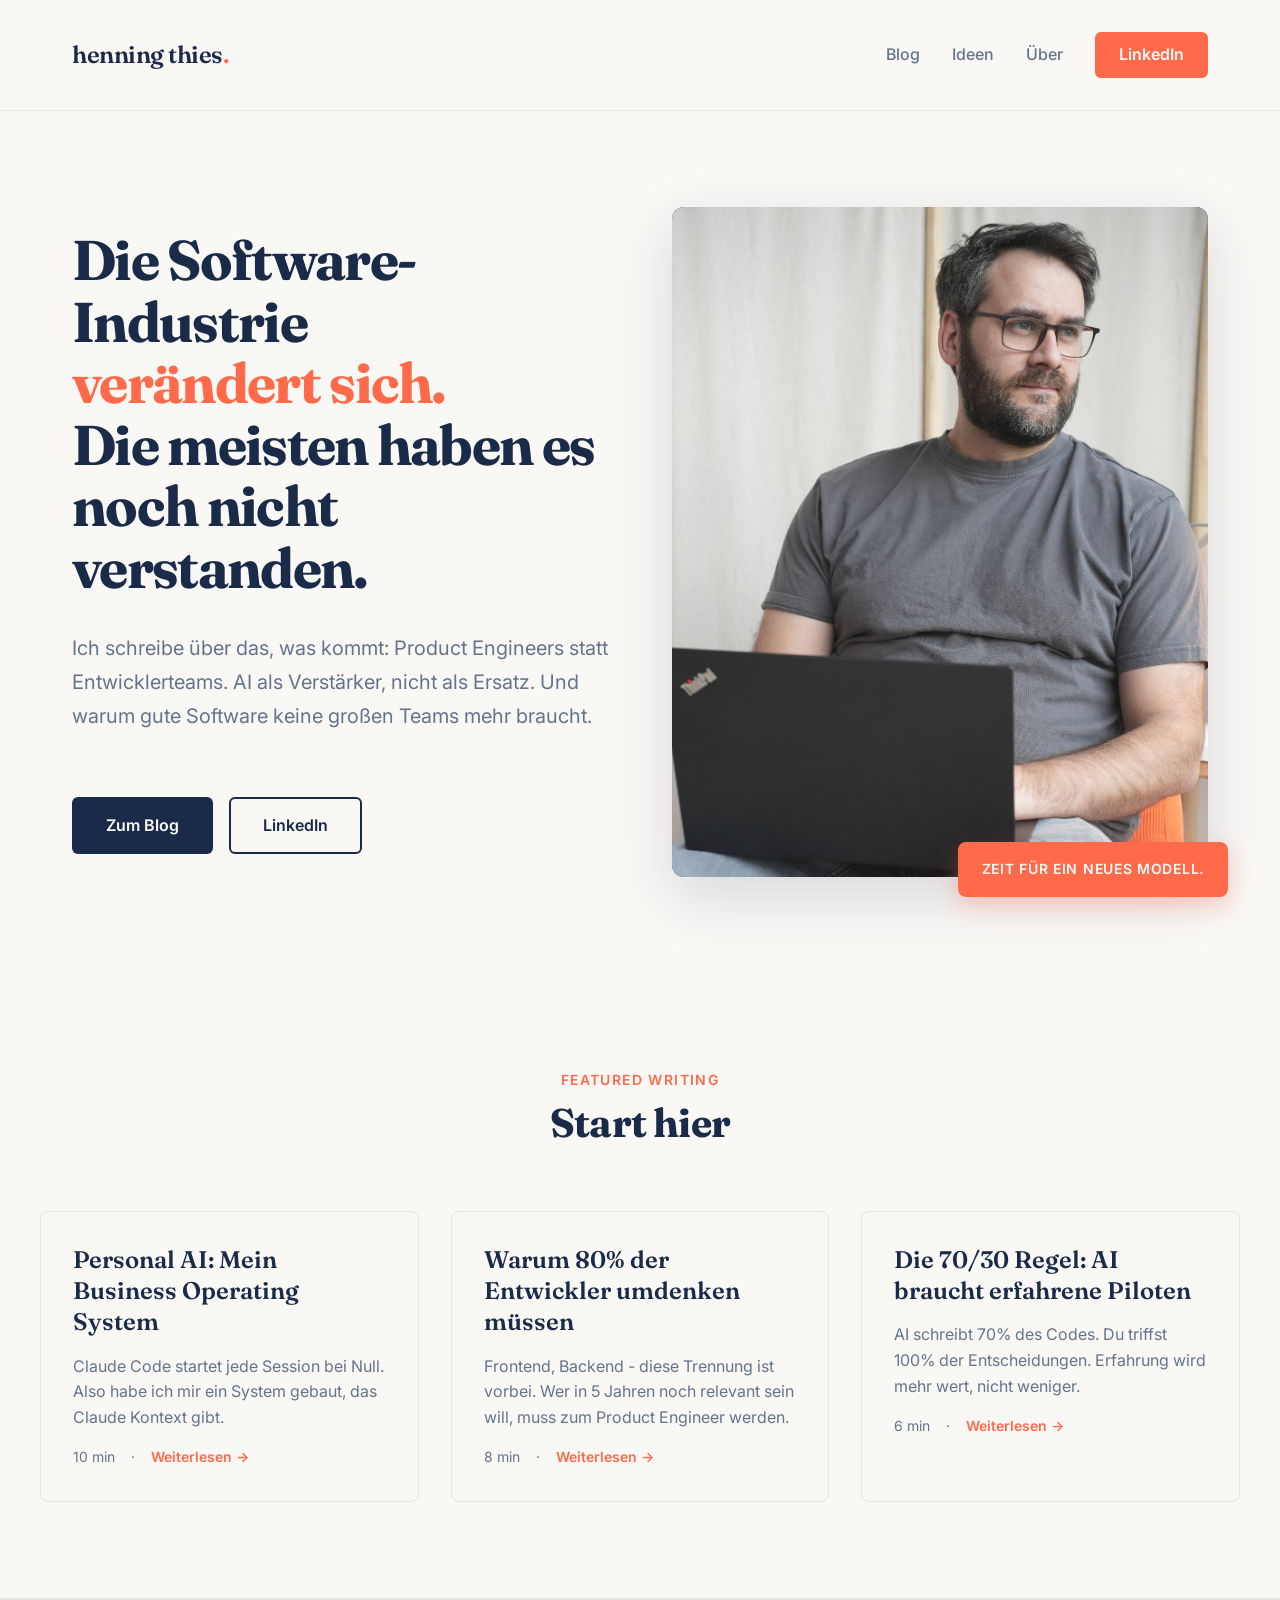
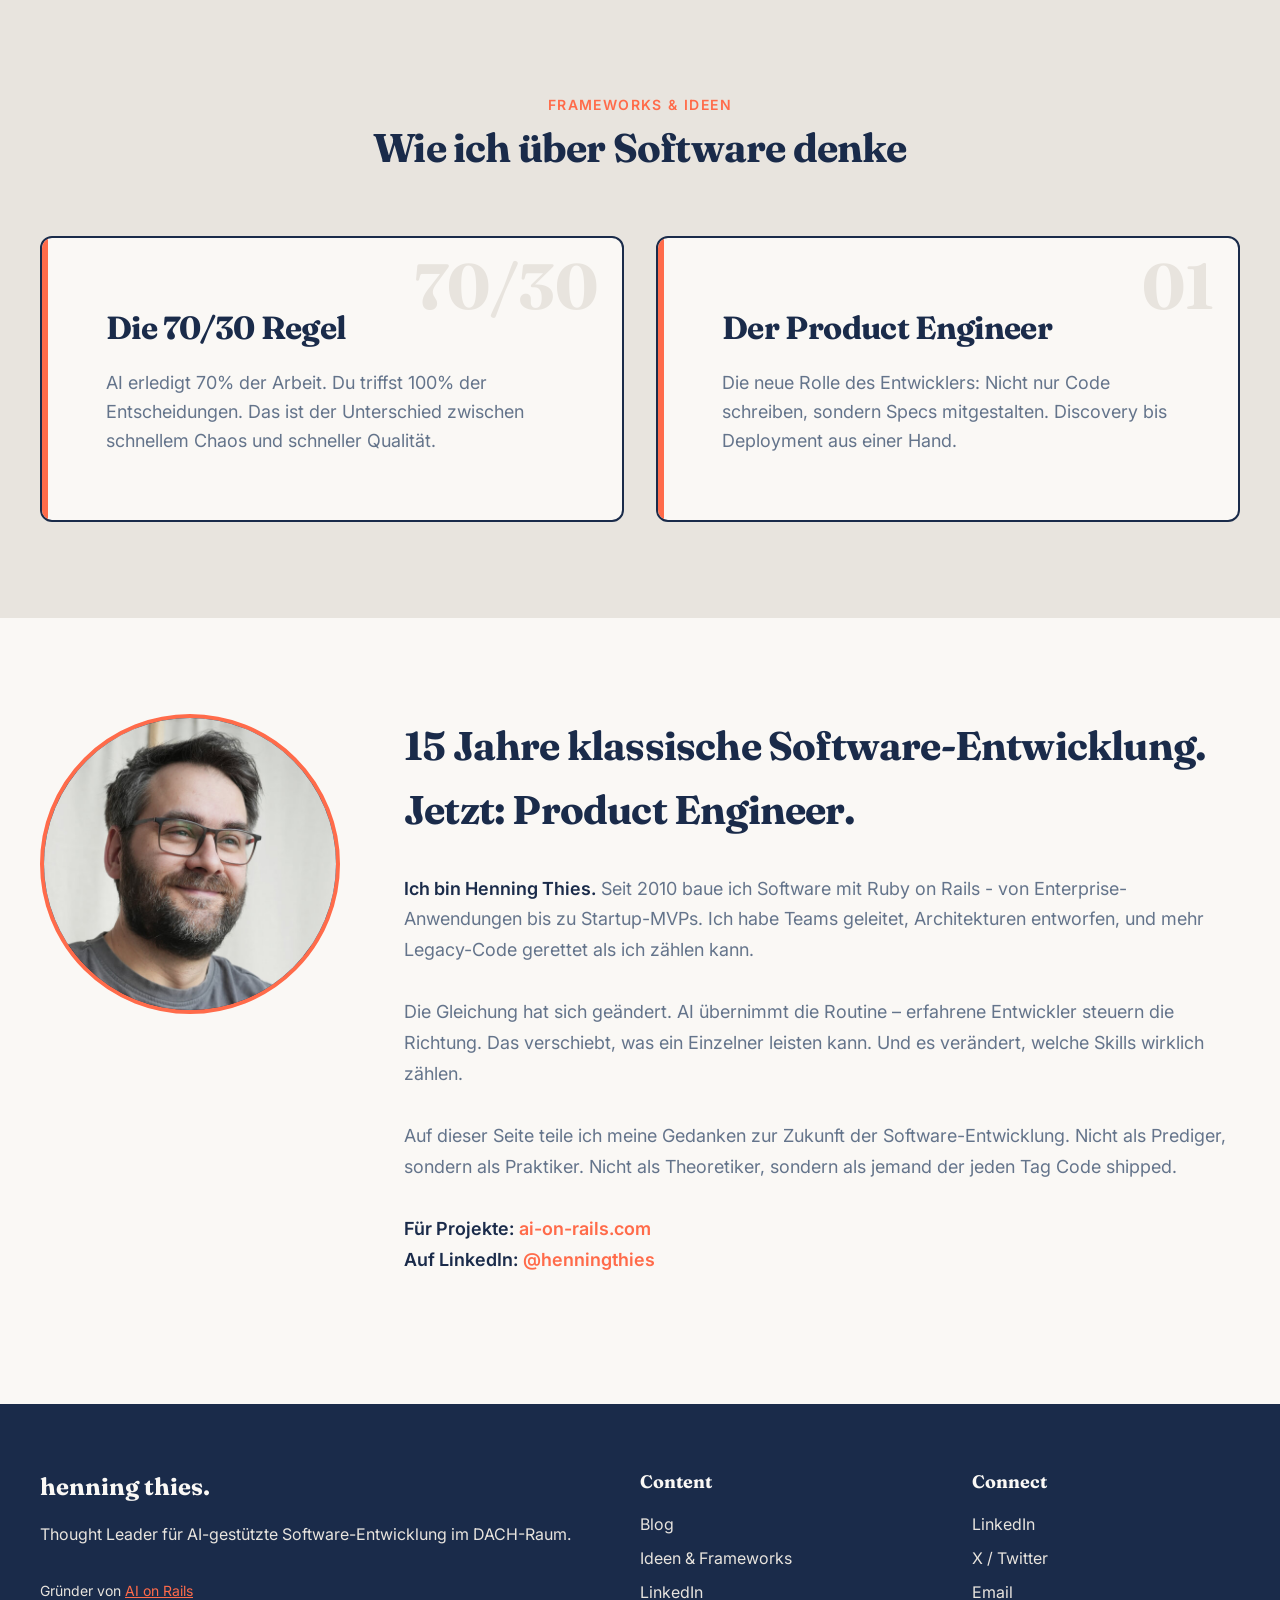
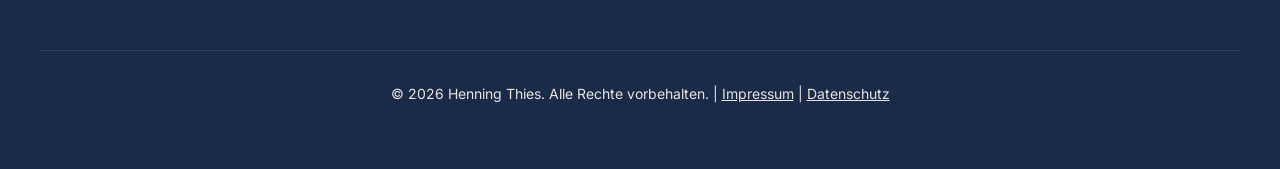
<file: index.html>
<!DOCTYPE html>
<html lang="de">
<head>
  <meta charset="UTF-8">
  <meta name="viewport" content="width=device-width, initial-scale=1.0">
  <title>Henning Thies - Product Engineer</title>
  <meta name="description" content="Die Software-Industrie verändert sich. Ich schreibe über Product Engineers, AI-gestützte Entwicklung und warum gute Software keine großen Teams mehr braucht.">

  <!-- Canonical -->
  <link rel="canonical" href="https://henning-thies.de/">

  <!-- Open Graph -->
  <meta property="og:type" content="website">
  <meta property="og:url" content="https://henning-thies.de/">
  <meta property="og:title" content="Henning Thies - Product Engineer">
  <meta property="og:description" content="Die Software-Industrie verändert sich. Ich schreibe über Product Engineers, AI-gestützte Entwicklung und warum gute Software keine großen Teams mehr braucht.">
  <meta property="og:image" content="https://henning-thies.de/sessel.jpg">
  <meta property="og:locale" content="de_DE">

  <!-- Twitter Card -->
  <meta name="twitter:card" content="summary_large_image">
  <meta name="twitter:title" content="Henning Thies - Product Engineer">
  <meta name="twitter:description" content="Die Software-Industrie verändert sich. Ich schreibe über Product Engineers, AI-gestützte Entwicklung und warum gute Software keine großen Teams mehr braucht.">
  <meta name="twitter:image" content="https://henning-thies.de/sessel.jpg">

  <link rel="preconnect" href="https://fonts.googleapis.com">
  <link rel="preconnect" href="https://fonts.gstatic.com" crossorigin>
  <link href="https://fonts.googleapis.com/css2?family=Fraunces:ital,opsz,wght@0,9..144,400;0,9..144,600;0,9..144,700;1,9..144,400&family=Inter:wght@400;500;600&display=swap" rel="stylesheet">

  <!-- Analytics -->
  <script defer src="https://cloud.umami.is/script.js" data-website-id="b28b0abb-0c76-4e96-a913-22277300de45"></script>

  <style>
    :root {
      /* Brand Colors */
      --color-midnight-navy: #1A2B4A;
      --color-warm-white: #FAF8F5;
      --color-electric-coral: #FF6B4A;
      --color-slate-gray: #64748B;
      --color-light-stone: #E8E4DE;
      --color-soft-gold: #C9A962;

      /* Typography */
      --font-display: 'Fraunces', serif;
      --font-body: 'Inter', sans-serif;

      /* Spacing */
      --space-xs: 8px;
      --space-sm: 16px;
      --space-md: 32px;
      --space-lg: 64px;
      --space-xl: 96px;

      /* Transitions */
      --transition: all 0.3s cubic-bezier(0.4, 0, 0.2, 1);
    }

    * {
      margin: 0;
      padding: 0;
      box-sizing: border-box;
    }

    body {
      font-family: var(--font-body);
      color: var(--color-slate-gray);
      background: var(--color-warm-white);
      line-height: 1.6;
      overflow-x: hidden;
    }

    /* Header */
    header {
      position: sticky;
      top: 0;
      z-index: 100;
      background: var(--color-warm-white);
      border-bottom: 1px solid var(--color-light-stone);
      padding: var(--space-md) 0;
      transition: var(--transition);
    }

    header.scrolled {
      box-shadow: 0 2px 12px rgba(26, 43, 74, 0.08);
    }

    .header-container {
      max-width: 1200px;
      margin: 0 auto;
      padding: 0 var(--space-md);
      display: flex;
      justify-content: space-between;
      align-items: center;
    }

    .wordmark {
      font-family: var(--font-display);
      font-size: 24px;
      font-weight: 600;
      color: var(--color-midnight-navy);
      text-decoration: none;
      letter-spacing: -0.02em;
    }

    .wordmark .dot {
      color: var(--color-electric-coral);
    }

    nav {
      display: flex;
      gap: var(--space-md);
      align-items: center;
    }

    nav a {
      color: var(--color-slate-gray);
      text-decoration: none;
      font-size: 16px;
      font-weight: 500;
      transition: var(--transition);
      position: relative;
    }

    nav a:hover {
      color: var(--color-midnight-navy);
    }

    nav a.cta {
      background: var(--color-electric-coral);
      color: var(--color-warm-white);
      padding: 10px 24px;
      border-radius: 6px;
      font-weight: 600;
    }

    nav a.cta:hover {
      background: #e85a3a;
      transform: translateY(-1px);
      box-shadow: 0 4px 12px rgba(255, 107, 74, 0.3);
    }

    /* Hero Section */
    .hero {
      max-width: 1200px;
      margin: 0 auto;
      padding: var(--space-xl) var(--space-md);
      display: grid;
      grid-template-columns: 1fr 1fr;
      gap: var(--space-lg);
      align-items: center;
      min-height: 80vh;
    }

    .hero-content h1 {
      font-family: var(--font-display);
      font-size: 56px;
      line-height: 1.1;
      color: var(--color-midnight-navy);
      font-weight: 700;
      margin-bottom: var(--space-md);
      letter-spacing: -0.03em;
    }

    .hero-content h1 .highlight {
      color: var(--color-electric-coral);
      position: relative;
      display: inline-block;
    }

    .hero-content .subheadline {
      font-size: 20px;
      line-height: 1.7;
      color: var(--color-slate-gray);
      margin-bottom: var(--space-lg);
      max-width: 540px;
    }

    .hero-cta-group {
      display: flex;
      gap: var(--space-sm);
      flex-wrap: wrap;
    }

    .btn {
      display: inline-block;
      padding: 14px 32px;
      text-decoration: none;
      border-radius: 6px;
      font-weight: 600;
      font-size: 16px;
      transition: var(--transition);
      border: 2px solid transparent;
    }

    .btn-primary {
      background: var(--color-midnight-navy);
      color: var(--color-warm-white);
    }

    .btn-primary:hover {
      background: #0f1a2e;
      transform: translateY(-2px);
      box-shadow: 0 8px 24px rgba(26, 43, 74, 0.2);
    }

    .btn-secondary {
      background: transparent;
      color: var(--color-midnight-navy);
      border: 2px solid var(--color-midnight-navy);
    }

    .btn-secondary:hover {
      background: var(--color-midnight-navy);
      color: var(--color-warm-white);
    }

    .hero-image {
      position: relative;
    }

    .portrait-container {
      position: relative;
      border-radius: 12px;
      overflow: hidden;
      box-shadow: 0 20px 60px rgba(26, 43, 74, 0.15);
      aspect-ratio: 4/5;
      background: linear-gradient(135deg, var(--color-midnight-navy) 0%, #2a4066 100%);
      display: flex;
      align-items: center;
      justify-content: center;
    }

    .portrait-container img {
      width: 100%;
      height: 100%;
      object-fit: cover;
      object-position: 50% 10%;
    }

    .portrait-placeholder {
      color: var(--color-warm-white);
      font-family: var(--font-display);
      font-size: 24px;
      text-align: center;
      padding: var(--space-md);
      opacity: 0.7;
    }

    .floating-label {
      position: absolute;
      bottom: -20px;
      right: -20px;
      background: var(--color-electric-coral);
      color: var(--color-warm-white);
      padding: 16px 24px;
      border-radius: 8px;
      font-weight: 600;
      font-size: 14px;
      box-shadow: 0 8px 24px rgba(255, 107, 74, 0.3);
      text-transform: uppercase;
      letter-spacing: 0.05em;
    }

    /* Featured Content Section */
    .section {
      padding: var(--space-xl) var(--space-md);
      background: var(--color-warm-white);
    }

    .section.alt {
      background: var(--color-light-stone);
    }

    .container {
      max-width: 1200px;
      margin: 0 auto;
    }

    .section-header {
      text-align: center;
      margin-bottom: var(--space-lg);
    }

    .section-header .eyebrow {
      font-size: 14px;
      text-transform: uppercase;
      letter-spacing: 0.1em;
      color: var(--color-electric-coral);
      font-weight: 600;
      margin-bottom: var(--space-xs);
    }

    .section-header h2 {
      font-family: var(--font-display);
      font-size: 40px;
      line-height: 1.2;
      color: var(--color-midnight-navy);
      font-weight: 700;
      letter-spacing: -0.02em;
    }

    /* Article Cards */
    .articles-grid {
      display: grid;
      grid-template-columns: repeat(3, 1fr);
      gap: var(--space-md);
    }

    .article-card {
      background: var(--color-warm-white);
      border-radius: 8px;
      overflow: hidden;
      transition: var(--transition);
      border: 1px solid var(--color-light-stone);
    }

    .article-card:hover {
      transform: translateY(-4px);
      box-shadow: 0 12px 32px rgba(26, 43, 74, 0.12);
    }

    .article-card-content {
      padding: var(--space-md);
    }

    .article-card h3 {
      font-family: var(--font-display);
      font-size: 24px;
      line-height: 1.3;
      color: var(--color-midnight-navy);
      margin-bottom: var(--space-sm);
      font-weight: 600;
    }

    .article-card p {
      color: var(--color-slate-gray);
      line-height: 1.6;
      margin-bottom: var(--space-sm);
    }

    .article-meta {
      display: flex;
      align-items: center;
      gap: var(--space-sm);
      font-size: 14px;
      color: var(--color-slate-gray);
    }

    .read-more {
      color: var(--color-electric-coral);
      font-weight: 600;
      text-decoration: none;
      display: inline-flex;
      align-items: center;
      gap: 4px;
      transition: var(--transition);
    }

    .read-more:hover {
      gap: 8px;
    }

    /* Framework Cards */
    .frameworks-grid {
      display: grid;
      grid-template-columns: repeat(2, 1fr);
      gap: var(--space-md);
    }

    .framework-card {
      background: var(--color-warm-white);
      padding: var(--space-lg);
      border-radius: 12px;
      border: 2px solid var(--color-midnight-navy);
      position: relative;
      overflow: hidden;
    }

    .framework-card::before {
      content: '';
      position: absolute;
      top: 0;
      left: 0;
      width: 6px;
      height: 100%;
      background: var(--color-electric-coral);
    }

    .framework-card .number {
      font-family: var(--font-display);
      font-size: 64px;
      font-weight: 700;
      color: var(--color-light-stone);
      position: absolute;
      top: 16px;
      right: 24px;
      line-height: 1;
    }

    .framework-card h3 {
      font-family: var(--font-display);
      font-size: 32px;
      color: var(--color-midnight-navy);
      margin-bottom: var(--space-sm);
      font-weight: 700;
      letter-spacing: -0.02em;
      position: relative;
      z-index: 1;
    }

    .framework-card p {
      font-size: 18px;
      line-height: 1.6;
      color: var(--color-slate-gray);
      position: relative;
      z-index: 1;
    }

    /* About Section */
    .about-content {
      display: grid;
      grid-template-columns: 300px 1fr;
      gap: var(--space-lg);
      align-items: start;
    }

    .about-image {
      position: relative;
    }

    .about-image-container {
      aspect-ratio: 1;
      border-radius: 50%;
      overflow: hidden;
      border: 4px solid var(--color-electric-coral);
      background: var(--color-midnight-navy);
      display: flex;
      align-items: center;
      justify-content: center;
    }

    .about-image-container img {
      width: 100%;
      height: 100%;
      object-fit: cover;
      object-position: 50% 10%;
    }

    .about-image-placeholder {
      color: var(--color-warm-white);
      font-family: var(--font-display);
      font-size: 48px;
      font-weight: 700;
    }

    .about-text h2 {
      font-family: var(--font-display);
      font-size: 40px;
      color: var(--color-midnight-navy);
      margin-bottom: var(--space-md);
      font-weight: 700;
      letter-spacing: -0.02em;
    }

    .about-text p {
      font-size: 18px;
      line-height: 1.7;
      color: var(--color-slate-gray);
      margin-bottom: var(--space-md);
    }

    .about-text p strong {
      color: var(--color-midnight-navy);
      font-weight: 600;
    }

    .about-link {
      color: var(--color-electric-coral);
      font-weight: 600;
      text-decoration: none;
      transition: var(--transition);
    }

    .about-link:hover {
      text-decoration: underline;
    }

    /* Newsletter Section */
    .newsletter-box {
      background: var(--color-midnight-navy);
      padding: var(--space-lg);
      border-radius: 12px;
      text-align: center;
      max-width: 700px;
      margin: 0 auto;
    }

    .newsletter-box h2 {
      font-family: var(--font-display);
      font-size: 36px;
      color: var(--color-warm-white);
      margin-bottom: var(--space-sm);
      font-weight: 700;
    }

    .newsletter-box p {
      color: var(--color-light-stone);
      font-size: 18px;
      margin-bottom: var(--space-md);
    }

    .newsletter-form {
      display: flex;
      gap: var(--space-sm);
      max-width: 500px;
      margin: 0 auto;
    }

    .newsletter-form input {
      flex: 1;
      padding: 14px 20px;
      border: 2px solid transparent;
      border-radius: 6px;
      font-size: 16px;
      font-family: var(--font-body);
      background: var(--color-warm-white);
      transition: var(--transition);
    }

    .newsletter-form input:focus {
      outline: none;
      border-color: var(--color-electric-coral);
    }

    .newsletter-form button {
      padding: 14px 32px;
      background: var(--color-electric-coral);
      color: var(--color-warm-white);
      border: none;
      border-radius: 6px;
      font-size: 16px;
      font-weight: 600;
      font-family: var(--font-body);
      cursor: pointer;
      transition: var(--transition);
      white-space: nowrap;
    }

    .newsletter-form button:hover {
      background: #e85a3a;
      transform: translateY(-2px);
      box-shadow: 0 8px 24px rgba(255, 107, 74, 0.4);
    }

    /* Footer */
    footer {
      background: var(--color-midnight-navy);
      color: var(--color-light-stone);
      padding: var(--space-lg) var(--space-md);
    }

    .footer-container {
      max-width: 1200px;
      margin: 0 auto;
      display: grid;
      grid-template-columns: 2fr 1fr 1fr;
      gap: var(--space-lg);
    }

    .footer-about h3 {
      font-family: var(--font-display);
      color: var(--color-warm-white);
      font-size: 24px;
      margin-bottom: var(--space-sm);
    }

    .footer-about p {
      line-height: 1.6;
      margin-bottom: var(--space-sm);
    }

    .footer-section h4 {
      font-family: var(--font-display);
      color: var(--color-warm-white);
      font-size: 18px;
      margin-bottom: var(--space-sm);
    }

    .footer-section ul {
      list-style: none;
    }

    .footer-section li {
      margin-bottom: var(--space-xs);
    }

    .footer-section a {
      color: var(--color-light-stone);
      text-decoration: none;
      transition: var(--transition);
    }

    .footer-section a:hover {
      color: var(--color-electric-coral);
    }

    .footer-bottom {
      max-width: 1200px;
      margin: var(--space-md) auto 0;
      padding-top: var(--space-md);
      border-top: 1px solid rgba(250, 248, 245, 0.1);
      text-align: center;
      font-size: 14px;
    }

    /* Responsive */
    @media (max-width: 1024px) {
      .hero {
        grid-template-columns: 1fr;
        gap: var(--space-md);
        padding: var(--space-lg) var(--space-md);
      }

      .hero-content h1 {
        font-size: 48px;
      }

      .articles-grid {
        grid-template-columns: 1fr;
      }

      .frameworks-grid {
        grid-template-columns: 1fr;
      }

      .about-content {
        grid-template-columns: 1fr;
        text-align: center;
      }

      .about-image-container {
        max-width: 250px;
        margin: 0 auto;
      }

      .footer-container {
        grid-template-columns: 1fr;
      }
    }

    @media (max-width: 768px) {
      nav {
        display: none;
      }

      .hero-content h1 {
        font-size: 36px;
      }

      .hero-content .subheadline {
        font-size: 18px;
      }

      .newsletter-form {
        flex-direction: column;
      }

      .section-header h2 {
        font-size: 32px;
      }
    }

    /* Animations */
    @keyframes fadeInUp {
      from {
        opacity: 0;
        transform: translateY(20px);
      }
      to {
        opacity: 1;
        transform: translateY(0);
      }
    }

    .hero-content > * {
      animation: fadeInUp 0.6s ease-out backwards;
    }

    .hero-content h1 {
      animation-delay: 0.1s;
    }

    .hero-content .subheadline {
      animation-delay: 0.2s;
    }

    .hero-cta-group {
      animation-delay: 0.3s;
    }

    .hero-image {
      animation: fadeInUp 0.6s ease-out 0.2s backwards;
    }
  </style>
</head>
<body>
  <!-- Header -->
  <header id="header">
    <div class="header-container">
      <a href="/" class="wordmark">henning thies<span class="dot">.</span></a>
      <nav>
        <a href="#blog">Blog</a>
        <a href="#ideen">Ideen</a>
        <a href="#ueber">Über</a>
        <a href="https://linkedin.com/in/henningthies" class="cta">LinkedIn</a>
      </nav>
    </div>
  </header>

  <!-- Hero Section -->
  <section class="hero">
    <div class="hero-content">
      <h1>
        Die Software-Industrie <span class="highlight">verändert sich.</span><br>
        Die meisten haben es noch nicht verstanden.
      </h1>
      <p class="subheadline">
        Ich schreibe über das, was kommt: Product Engineers statt Entwicklerteams. AI als Verstärker, nicht als Ersatz. Und warum gute Software keine großen Teams mehr braucht.
      </p>
      <div class="hero-cta-group">
        <a href="#blog" class="btn btn-primary">Zum Blog</a>
        <a href="https://linkedin.com/in/henningthies" class="btn btn-secondary" target="_blank">LinkedIn</a>
      </div>
    </div>
    <div class="hero-image">
      <div class="portrait-container">
        <img src="/sessel.jpg" alt="Henning Thies, Product Engineer, sitzt im Sessel">
      </div>
      <div class="floating-label">Zeit für ein neues Modell.</div>
    </div>
  </section>

  <!-- Featured Articles -->
  <section class="section" id="blog">
    <div class="container">
      <div class="section-header">
        <div class="eyebrow">Featured Writing</div>
        <h2>Start hier</h2>
      </div>
      <div class="articles-grid">
        <a href="/blog/personal-ai.html" class="article-card" style="text-decoration: none;">
          <div class="article-card-content">
            <h3>Personal AI: Mein Business Operating System</h3>
            <p>
              Claude Code startet jede Session bei Null. Also habe ich mir ein System gebaut, das Claude Kontext gibt.
            </p>
            <div class="article-meta">
              <span>10 min</span>
              <span>·</span>
              <span class="read-more">Weiterlesen →</span>
            </div>
          </div>
        </a>

        <a href="/blog/der-produktengineer.html" class="article-card" style="text-decoration: none;">
          <div class="article-card-content">
            <h3>Warum 80% der Entwickler umdenken müssen</h3>
            <p>
              Frontend, Backend - diese Trennung ist vorbei. Wer in 5 Jahren noch relevant sein will, muss zum Product Engineer werden.
            </p>
            <div class="article-meta">
              <span>8 min</span>
              <span>·</span>
              <span class="read-more">Weiterlesen →</span>
            </div>
          </div>
        </a>

        <a href="/blog/die-70-30-regel.html" class="article-card" style="text-decoration: none;">
          <div class="article-card-content">
            <h3>Die 70/30 Regel: AI braucht erfahrene Piloten</h3>
            <p>
              AI schreibt 70% des Codes. Du triffst 100% der Entscheidungen. Erfahrung wird mehr wert, nicht weniger.
            </p>
            <div class="article-meta">
              <span>6 min</span>
              <span>·</span>
              <span class="read-more">Weiterlesen →</span>
            </div>
          </div>
        </a>
      </div>
    </div>
  </section>

  <!-- Frameworks Section -->
  <section class="section alt" id="ideen">
    <div class="container">
      <div class="section-header">
        <div class="eyebrow">Frameworks & Ideen</div>
        <h2>Wie ich über Software denke</h2>
      </div>
      <div class="frameworks-grid">
        <a href="/blog/die-70-30-regel.html" class="framework-card" style="text-decoration: none;">
          <div class="number">70/30</div>
          <h3>Die 70/30 Regel</h3>
          <p>
            AI erledigt 70% der Arbeit. Du triffst 100% der Entscheidungen. Das ist der Unterschied zwischen schnellem Chaos und schneller Qualität.
          </p>
        </a>

        <a href="/blog/der-produktengineer.html" class="framework-card" style="text-decoration: none;">
          <div class="number">01</div>
          <h3>Der Product Engineer</h3>
          <p>
            Die neue Rolle des Entwicklers: Nicht nur Code schreiben, sondern Specs mitgestalten. Discovery bis Deployment aus einer Hand.
          </p>
        </a>
      </div>
    </div>
  </section>

  <!-- About Section -->
  <section class="section" id="ueber">
    <div class="container">
      <div class="about-content">
        <div class="about-image">
          <div class="about-image-container">
            <img src="/portrait-2.jpg" alt="Henning Thies Portrait">
          </div>
        </div>
        <div class="about-text">
          <h2>15 Jahre klassische Software-Entwicklung.<br>Jetzt: Product Engineer.</h2>
          <p>
            <strong>Ich bin Henning Thies.</strong> Seit 2010 baue ich Software mit Ruby on Rails - von Enterprise-Anwendungen bis zu Startup-MVPs. Ich habe Teams geleitet, Architekturen entworfen, und mehr Legacy-Code gerettet als ich zählen kann.
          </p>
          <p>
            Die Gleichung hat sich geändert. AI übernimmt die Routine – erfahrene Entwickler steuern die Richtung. Das verschiebt, was ein Einzelner leisten kann. Und es verändert, welche Skills wirklich zählen.
          </p>
          <p>
            Auf dieser Seite teile ich meine Gedanken zur Zukunft der Software-Entwicklung. Nicht als Prediger, sondern als Praktiker. Nicht als Theoretiker, sondern als jemand der jeden Tag Code shipped.
          </p>
          <p>
            <strong>Für Projekte:</strong> <a href="https://ai-on-rails.com" class="about-link">ai-on-rails.com</a><br>
            <strong>Auf LinkedIn:</strong> <a href="https://linkedin.com/in/henningthies" class="about-link">@henningthies</a>
          </p>
        </div>
      </div>
    </div>
  </section>

  <!-- Footer -->
  <footer>
    <div class="footer-container">
      <div class="footer-about">
        <h3>henning thies.</h3>
        <p>
          Thought Leader für AI-gestützte Software-Entwicklung im DACH-Raum.
        </p>
        <p style="font-size: 14px; margin-top: var(--space-md);">
          Gründer von <a href="https://ai-on-rails.com" style="color: var(--color-electric-coral);">AI on Rails</a>
        </p>
      </div>

      <div class="footer-section">
        <h4>Content</h4>
        <ul>
          <li><a href="#blog">Blog</a></li>
          <li><a href="#ideen">Ideen & Frameworks</a></li>
          <li><a href="https://linkedin.com/in/henningthies" target="_blank">LinkedIn</a></li>
        </ul>
      </div>

      <div class="footer-section">
        <h4>Connect</h4>
        <ul>
          <li><a href="https://linkedin.com/in/henningthies">LinkedIn</a></li>
          <li><a href="https://x.com/henningthies">X / Twitter</a></li>
          <li><a href="mailto:mail@henning-thies.de">Email</a></li>
        </ul>
      </div>
    </div>

    <div class="footer-bottom">
      <p>© 2026 Henning Thies. Alle Rechte vorbehalten. | <a href="/impressum.html" style="color: var(--color-light-stone);">Impressum</a> | <a href="/datenschutz.html" style="color: var(--color-light-stone);">Datenschutz</a></p>
    </div>
  </footer>

  <script>
    // Header scroll effect
    const header = document.getElementById('header');
    let lastScroll = 0;

    window.addEventListener('scroll', () => {
      const currentScroll = window.pageYOffset;

      if (currentScroll > 50) {
        header.classList.add('scrolled');
      } else {
        header.classList.remove('scrolled');
      }

      lastScroll = currentScroll;
    });

    // Smooth scroll for anchor links
    document.querySelectorAll('a[href^="#"]').forEach(anchor => {
      anchor.addEventListener('click', function (e) {
        e.preventDefault();
        const target = document.querySelector(this.getAttribute('href'));
        if (target) {
          target.scrollIntoView({
            behavior: 'smooth',
            block: 'start'
          });
        }
      });
    });

  </script>
</body>
</html>
</file>
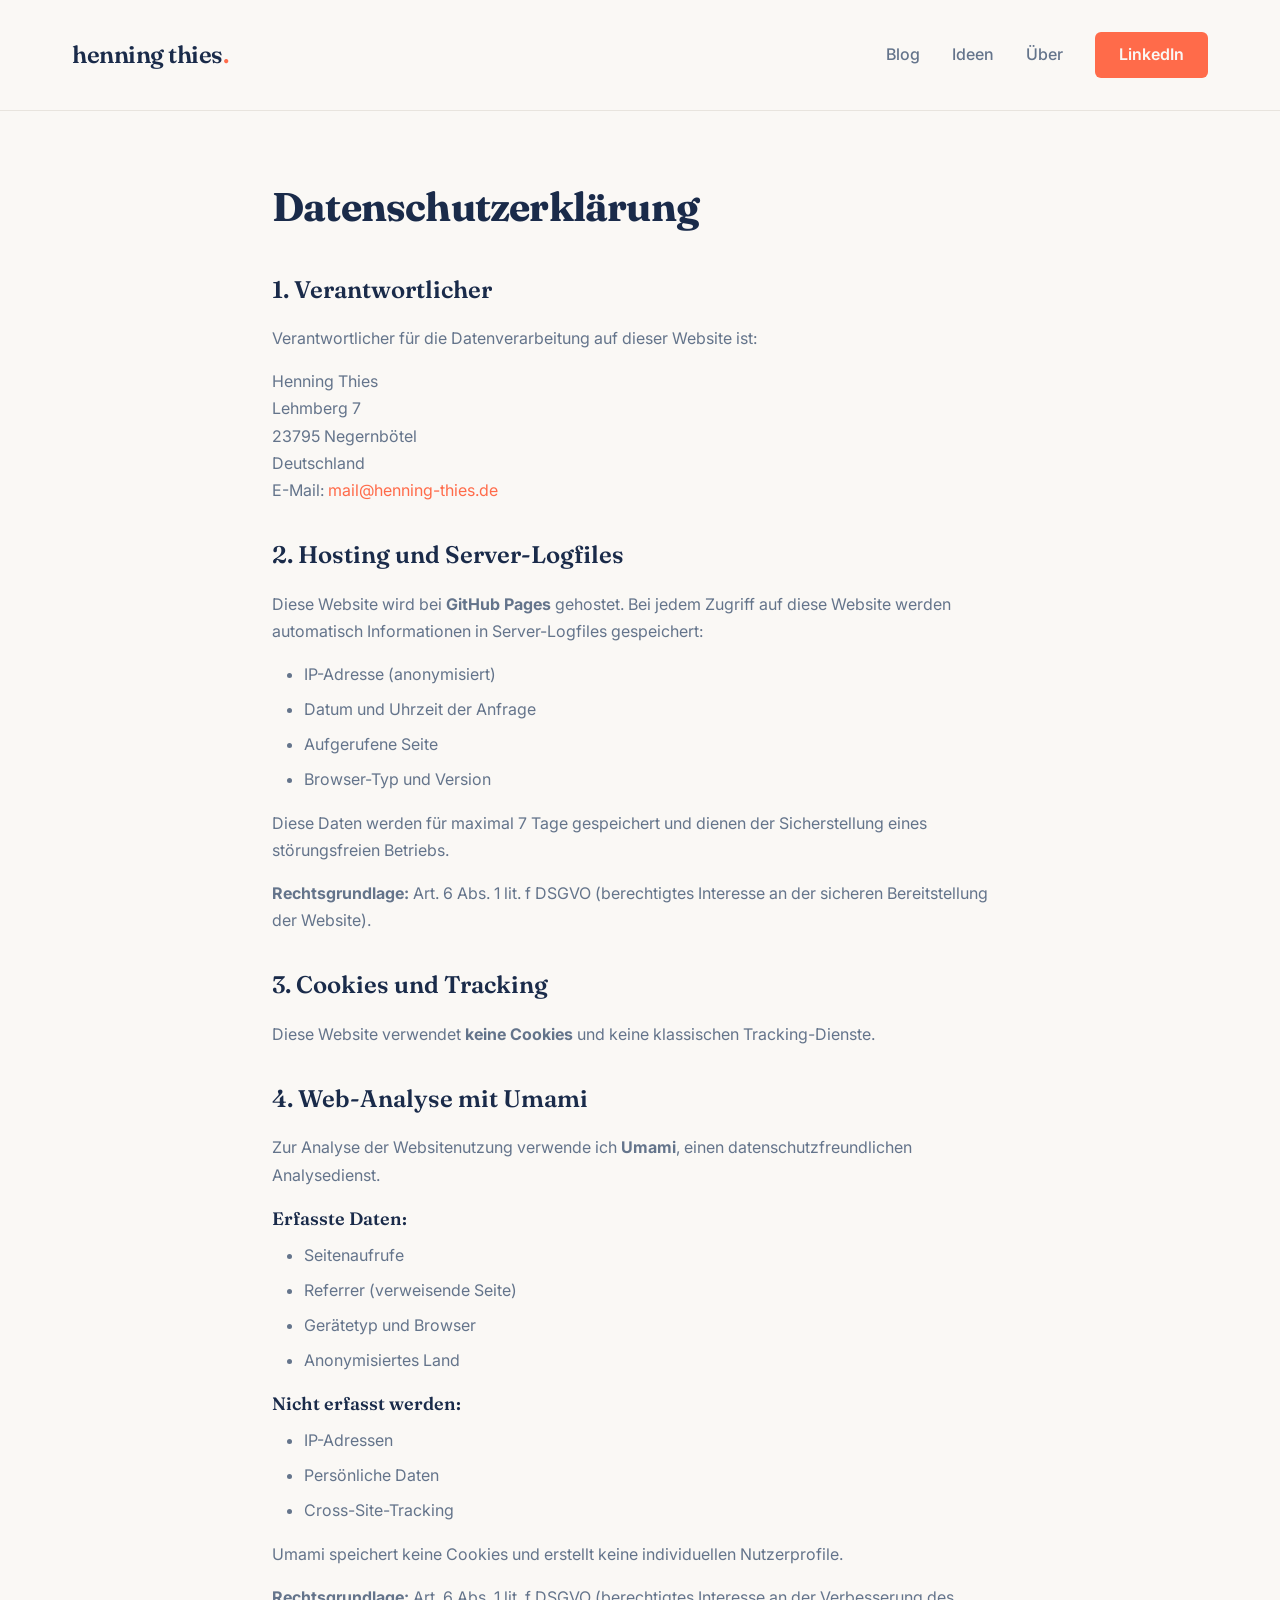
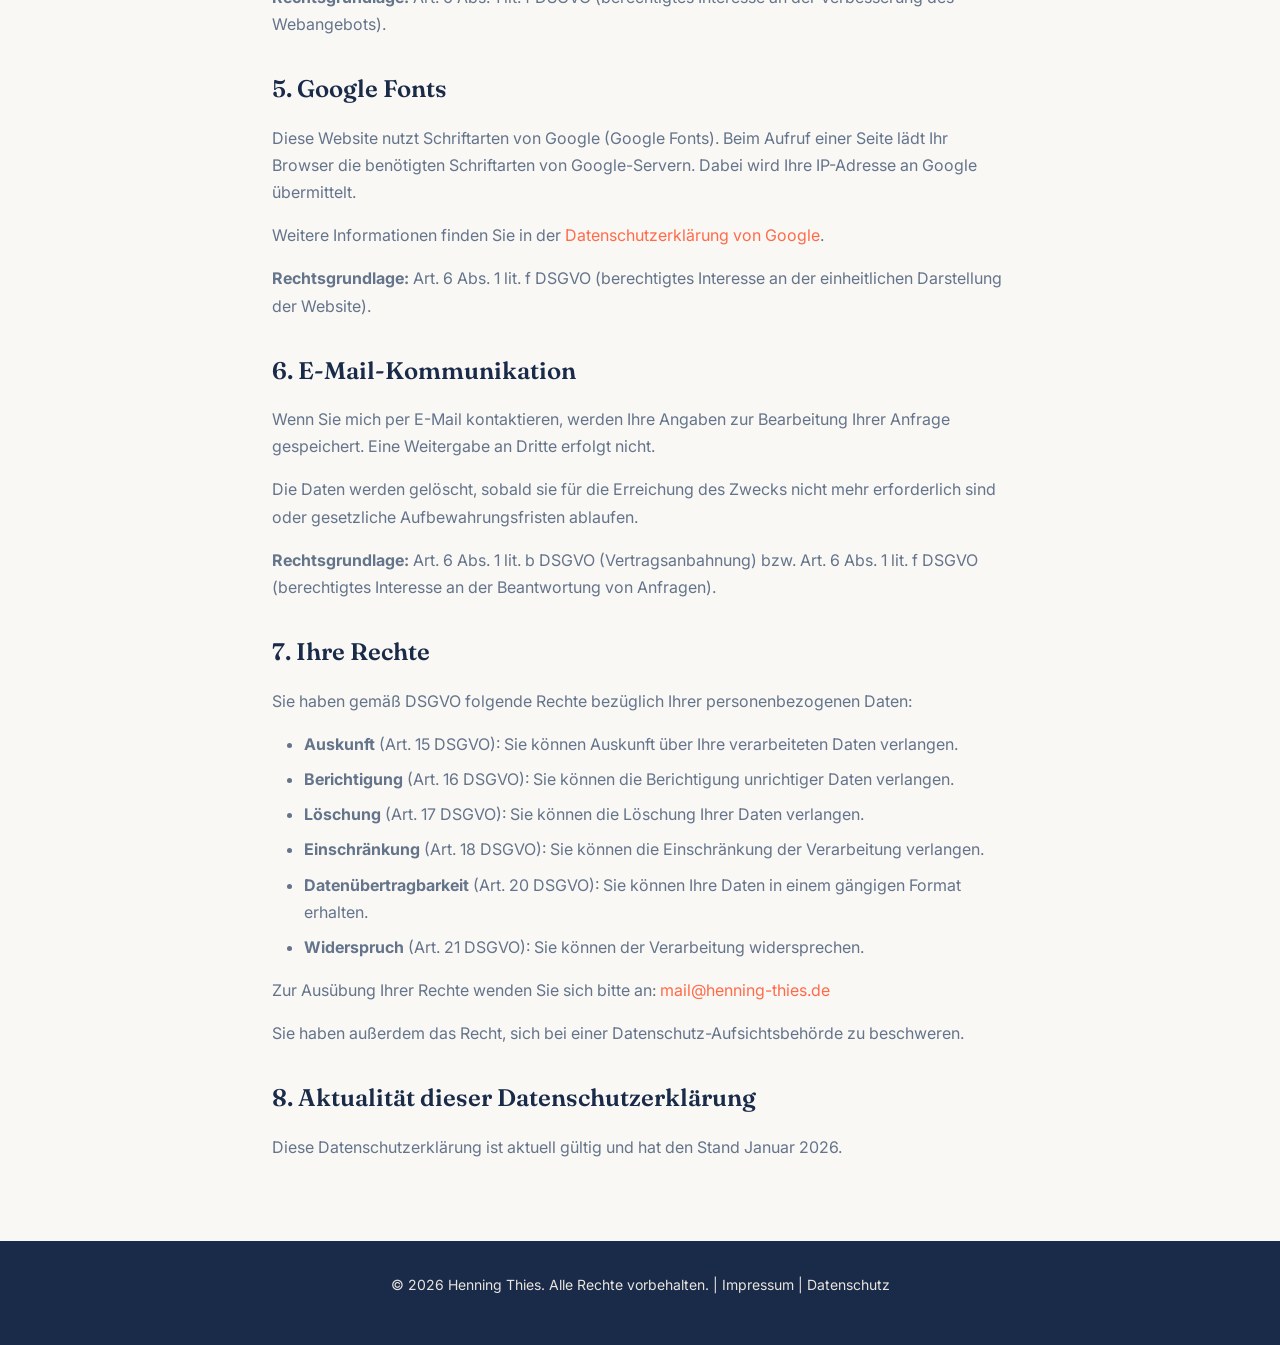
<file: datenschutz.html>
<!DOCTYPE html>
<html lang="de">
<head>
  <meta charset="UTF-8">
  <meta name="viewport" content="width=device-width, initial-scale=1.0">
  <title>Datenschutzerklärung - Henning Thies</title>
  <meta name="description" content="Datenschutzerklärung von Henning Thies - Informationen zum Umgang mit Ihren Daten.">
  <meta name="robots" content="noindex, follow">

  <link rel="canonical" href="https://henning-thies.de/datenschutz.html">

  <link rel="preconnect" href="https://fonts.googleapis.com">
  <link rel="preconnect" href="https://fonts.gstatic.com" crossorigin>
  <link href="https://fonts.googleapis.com/css2?family=Fraunces:ital,opsz,wght@0,9..144,400;0,9..144,600;0,9..144,700;1,9..144,400&family=Inter:wght@400;500;600&display=swap" rel="stylesheet">

  <script defer src="https://cloud.umami.is/script.js" data-website-id="b28b0abb-0c76-4e96-a913-22277300de45"></script>

  <style>
    :root {
      --color-midnight-navy: #1A2B4A;
      --color-warm-white: #FAF8F5;
      --color-electric-coral: #FF6B4A;
      --color-slate-gray: #64748B;
      --color-light-stone: #E8E4DE;
      --font-display: 'Fraunces', serif;
      --font-body: 'Inter', sans-serif;
      --space-xs: 8px;
      --space-sm: 16px;
      --space-md: 32px;
      --space-lg: 64px;
      --space-xl: 96px;
      --transition: all 0.3s cubic-bezier(0.4, 0, 0.2, 1);
    }

    * { margin: 0; padding: 0; box-sizing: border-box; }

    body {
      font-family: var(--font-body);
      color: var(--color-slate-gray);
      background: var(--color-warm-white);
      line-height: 1.6;
    }

    header {
      position: sticky;
      top: 0;
      z-index: 100;
      background: var(--color-warm-white);
      border-bottom: 1px solid var(--color-light-stone);
      padding: var(--space-md) 0;
    }

    .header-container {
      max-width: 1200px;
      margin: 0 auto;
      padding: 0 var(--space-md);
      display: flex;
      justify-content: space-between;
      align-items: center;
    }

    .wordmark {
      font-family: var(--font-display);
      font-size: 24px;
      font-weight: 600;
      color: var(--color-midnight-navy);
      text-decoration: none;
      letter-spacing: -0.02em;
    }

    .wordmark .dot { color: var(--color-electric-coral); }

    nav {
      display: flex;
      gap: var(--space-md);
      align-items: center;
    }

    nav a {
      color: var(--color-slate-gray);
      text-decoration: none;
      font-size: 16px;
      font-weight: 500;
      transition: var(--transition);
    }

    nav a:hover { color: var(--color-midnight-navy); }

    nav a.cta {
      background: var(--color-electric-coral);
      color: var(--color-warm-white);
      padding: 10px 24px;
      border-radius: 6px;
      font-weight: 600;
    }

    nav a.cta:hover {
      background: #e85a3a;
      transform: translateY(-1px);
    }

    main {
      max-width: 800px;
      margin: 0 auto;
      padding: var(--space-lg) var(--space-md);
    }

    h1 {
      font-family: var(--font-display);
      font-size: 40px;
      color: var(--color-midnight-navy);
      margin-bottom: var(--space-md);
      font-weight: 700;
      letter-spacing: -0.02em;
    }

    h2 {
      font-family: var(--font-display);
      font-size: 24px;
      color: var(--color-midnight-navy);
      margin-top: var(--space-md);
      margin-bottom: var(--space-sm);
      font-weight: 600;
    }

    h3 {
      font-family: var(--font-display);
      font-size: 18px;
      color: var(--color-midnight-navy);
      margin-top: var(--space-sm);
      margin-bottom: var(--space-xs);
      font-weight: 600;
    }

    p, ul {
      margin-bottom: var(--space-sm);
      line-height: 1.7;
    }

    ul {
      padding-left: var(--space-md);
    }

    li {
      margin-bottom: var(--space-xs);
    }

    a {
      color: var(--color-electric-coral);
      text-decoration: none;
    }

    a:hover { text-decoration: underline; }

    footer {
      background: var(--color-midnight-navy);
      color: var(--color-light-stone);
      padding: var(--space-md) var(--space-md);
      text-align: center;
      font-size: 14px;
    }

    footer a {
      color: var(--color-light-stone);
      text-decoration: none;
    }

    footer a:hover { color: var(--color-electric-coral); }

    @media (max-width: 768px) {
      nav { display: none; }
      h1 { font-size: 32px; }
    }
  </style>
</head>
<body>
  <header>
    <div class="header-container">
      <a href="/" class="wordmark">henning thies<span class="dot">.</span></a>
      <nav>
        <a href="/#blog">Blog</a>
        <a href="/#ideen">Ideen</a>
        <a href="/#ueber">Über</a>
        <a href="https://linkedin.com/in/henningthies" class="cta">LinkedIn</a>
      </nav>
    </div>
  </header>

  <main>
    <h1>Datenschutzerklärung</h1>

    <h2>1. Verantwortlicher</h2>
    <p>
      Verantwortlicher für die Datenverarbeitung auf dieser Website ist:
    </p>
    <p>
      Henning Thies<br>
      Lehmberg 7<br>
      23795 Negernbötel<br>
      Deutschland<br>
      E-Mail: <a href="mailto:mail@henning-thies.de">mail@henning-thies.de</a>
    </p>

    <h2>2. Hosting und Server-Logfiles</h2>
    <p>
      Diese Website wird bei <strong>GitHub Pages</strong> gehostet. Bei jedem Zugriff auf diese Website werden automatisch Informationen in Server-Logfiles gespeichert:
    </p>
    <ul>
      <li>IP-Adresse (anonymisiert)</li>
      <li>Datum und Uhrzeit der Anfrage</li>
      <li>Aufgerufene Seite</li>
      <li>Browser-Typ und Version</li>
    </ul>
    <p>
      Diese Daten werden für maximal 7 Tage gespeichert und dienen der Sicherstellung eines störungsfreien Betriebs.
    </p>
    <p>
      <strong>Rechtsgrundlage:</strong> Art. 6 Abs. 1 lit. f DSGVO (berechtigtes Interesse an der sicheren Bereitstellung der Website).
    </p>

    <h2>3. Cookies und Tracking</h2>
    <p>
      Diese Website verwendet <strong>keine Cookies</strong> und keine klassischen Tracking-Dienste.
    </p>

    <h2>4. Web-Analyse mit Umami</h2>
    <p>
      Zur Analyse der Websitenutzung verwende ich <strong>Umami</strong>, einen datenschutzfreundlichen Analysedienst.
    </p>
    <h3>Erfasste Daten:</h3>
    <ul>
      <li>Seitenaufrufe</li>
      <li>Referrer (verweisende Seite)</li>
      <li>Gerätetyp und Browser</li>
      <li>Anonymisiertes Land</li>
    </ul>
    <h3>Nicht erfasst werden:</h3>
    <ul>
      <li>IP-Adressen</li>
      <li>Persönliche Daten</li>
      <li>Cross-Site-Tracking</li>
    </ul>
    <p>
      Umami speichert keine Cookies und erstellt keine individuellen Nutzerprofile.
    </p>
    <p>
      <strong>Rechtsgrundlage:</strong> Art. 6 Abs. 1 lit. f DSGVO (berechtigtes Interesse an der Verbesserung des Webangebots).
    </p>

    <h2>5. Google Fonts</h2>
    <p>
      Diese Website nutzt Schriftarten von Google (Google Fonts). Beim Aufruf einer Seite lädt Ihr Browser die benötigten Schriftarten von Google-Servern. Dabei wird Ihre IP-Adresse an Google übermittelt.
    </p>
    <p>
      Weitere Informationen finden Sie in der <a href="https://policies.google.com/privacy" target="_blank" rel="noopener">Datenschutzerklärung von Google</a>.
    </p>
    <p>
      <strong>Rechtsgrundlage:</strong> Art. 6 Abs. 1 lit. f DSGVO (berechtigtes Interesse an der einheitlichen Darstellung der Website).
    </p>

    <h2>6. E-Mail-Kommunikation</h2>
    <p>
      Wenn Sie mich per E-Mail kontaktieren, werden Ihre Angaben zur Bearbeitung Ihrer Anfrage gespeichert. Eine Weitergabe an Dritte erfolgt nicht.
    </p>
    <p>
      Die Daten werden gelöscht, sobald sie für die Erreichung des Zwecks nicht mehr erforderlich sind oder gesetzliche Aufbewahrungsfristen ablaufen.
    </p>
    <p>
      <strong>Rechtsgrundlage:</strong> Art. 6 Abs. 1 lit. b DSGVO (Vertragsanbahnung) bzw. Art. 6 Abs. 1 lit. f DSGVO (berechtigtes Interesse an der Beantwortung von Anfragen).
    </p>

    <h2>7. Ihre Rechte</h2>
    <p>
      Sie haben gemäß DSGVO folgende Rechte bezüglich Ihrer personenbezogenen Daten:
    </p>
    <ul>
      <li><strong>Auskunft</strong> (Art. 15 DSGVO): Sie können Auskunft über Ihre verarbeiteten Daten verlangen.</li>
      <li><strong>Berichtigung</strong> (Art. 16 DSGVO): Sie können die Berichtigung unrichtiger Daten verlangen.</li>
      <li><strong>Löschung</strong> (Art. 17 DSGVO): Sie können die Löschung Ihrer Daten verlangen.</li>
      <li><strong>Einschränkung</strong> (Art. 18 DSGVO): Sie können die Einschränkung der Verarbeitung verlangen.</li>
      <li><strong>Datenübertragbarkeit</strong> (Art. 20 DSGVO): Sie können Ihre Daten in einem gängigen Format erhalten.</li>
      <li><strong>Widerspruch</strong> (Art. 21 DSGVO): Sie können der Verarbeitung widersprechen.</li>
    </ul>
    <p>
      Zur Ausübung Ihrer Rechte wenden Sie sich bitte an: <a href="mailto:mail@henning-thies.de">mail@henning-thies.de</a>
    </p>
    <p>
      Sie haben außerdem das Recht, sich bei einer Datenschutz-Aufsichtsbehörde zu beschweren.
    </p>

    <h2>8. Aktualität dieser Datenschutzerklärung</h2>
    <p>
      Diese Datenschutzerklärung ist aktuell gültig und hat den Stand Januar 2026.
    </p>
  </main>

  <footer>
    <p>© 2026 Henning Thies. Alle Rechte vorbehalten. | <a href="/impressum.html">Impressum</a> | <a href="/datenschutz.html">Datenschutz</a></p>
  </footer>
</body>
</html>
</file>
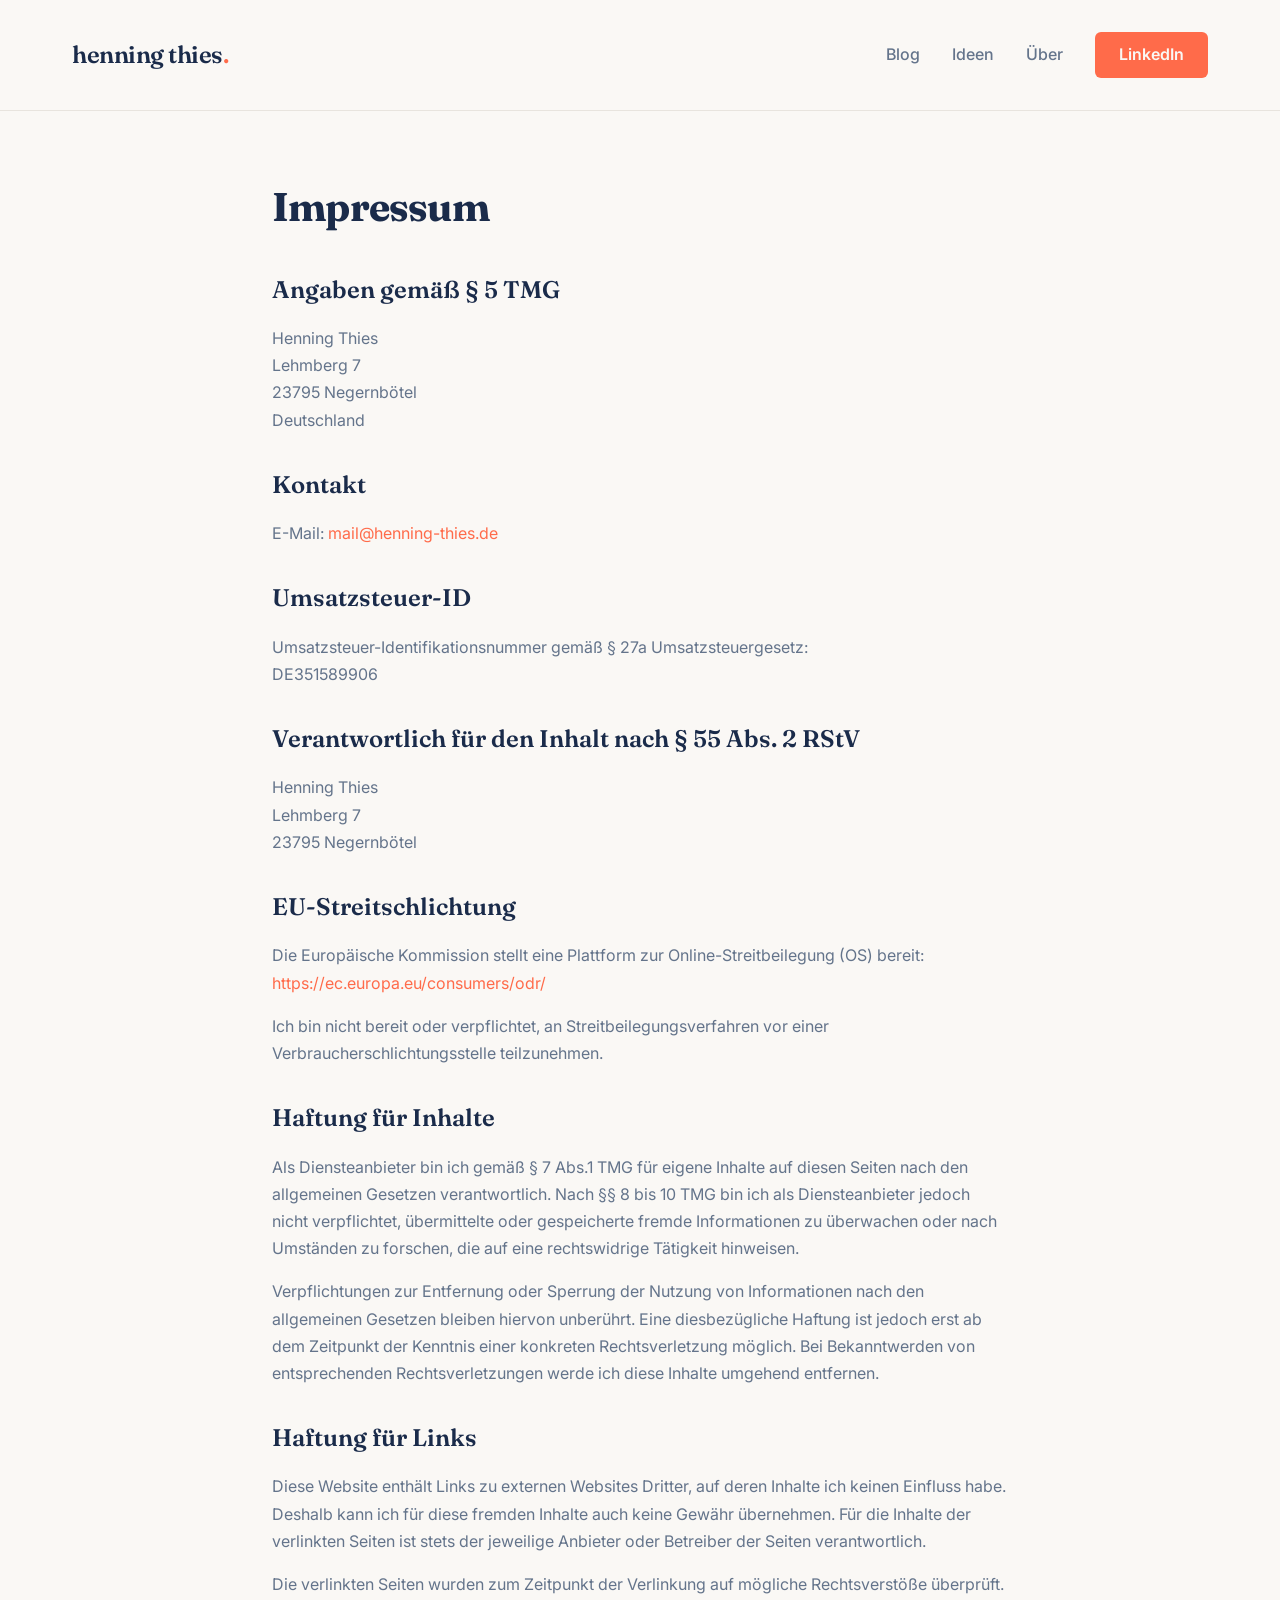
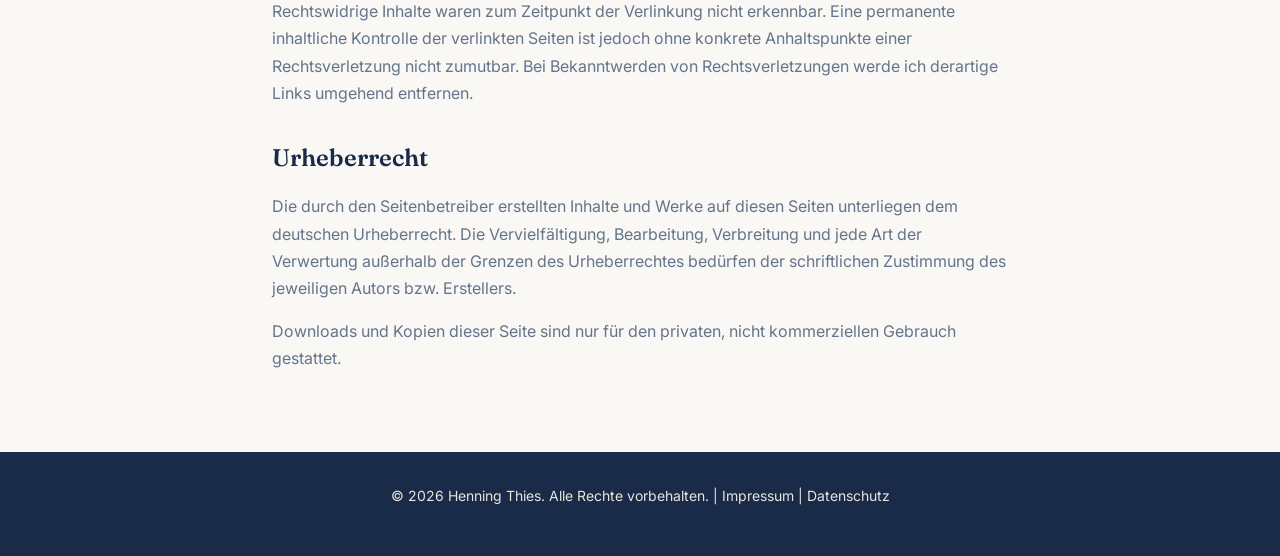
<file: impressum.html>
<!DOCTYPE html>
<html lang="de">
<head>
  <meta charset="UTF-8">
  <meta name="viewport" content="width=device-width, initial-scale=1.0">
  <title>Impressum - Henning Thies</title>
  <meta name="description" content="Impressum von Henning Thies - Product Engineer und Gründer von AI on Rails.">
  <meta name="robots" content="noindex, follow">

  <link rel="canonical" href="https://henning-thies.de/impressum.html">

  <link rel="preconnect" href="https://fonts.googleapis.com">
  <link rel="preconnect" href="https://fonts.gstatic.com" crossorigin>
  <link href="https://fonts.googleapis.com/css2?family=Fraunces:ital,opsz,wght@0,9..144,400;0,9..144,600;0,9..144,700;1,9..144,400&family=Inter:wght@400;500;600&display=swap" rel="stylesheet">

  <script defer src="https://cloud.umami.is/script.js" data-website-id="b28b0abb-0c76-4e96-a913-22277300de45"></script>

  <style>
    :root {
      --color-midnight-navy: #1A2B4A;
      --color-warm-white: #FAF8F5;
      --color-electric-coral: #FF6B4A;
      --color-slate-gray: #64748B;
      --color-light-stone: #E8E4DE;
      --font-display: 'Fraunces', serif;
      --font-body: 'Inter', sans-serif;
      --space-xs: 8px;
      --space-sm: 16px;
      --space-md: 32px;
      --space-lg: 64px;
      --space-xl: 96px;
      --transition: all 0.3s cubic-bezier(0.4, 0, 0.2, 1);
    }

    * { margin: 0; padding: 0; box-sizing: border-box; }

    body {
      font-family: var(--font-body);
      color: var(--color-slate-gray);
      background: var(--color-warm-white);
      line-height: 1.6;
    }

    header {
      position: sticky;
      top: 0;
      z-index: 100;
      background: var(--color-warm-white);
      border-bottom: 1px solid var(--color-light-stone);
      padding: var(--space-md) 0;
    }

    .header-container {
      max-width: 1200px;
      margin: 0 auto;
      padding: 0 var(--space-md);
      display: flex;
      justify-content: space-between;
      align-items: center;
    }

    .wordmark {
      font-family: var(--font-display);
      font-size: 24px;
      font-weight: 600;
      color: var(--color-midnight-navy);
      text-decoration: none;
      letter-spacing: -0.02em;
    }

    .wordmark .dot { color: var(--color-electric-coral); }

    nav {
      display: flex;
      gap: var(--space-md);
      align-items: center;
    }

    nav a {
      color: var(--color-slate-gray);
      text-decoration: none;
      font-size: 16px;
      font-weight: 500;
      transition: var(--transition);
    }

    nav a:hover { color: var(--color-midnight-navy); }

    nav a.cta {
      background: var(--color-electric-coral);
      color: var(--color-warm-white);
      padding: 10px 24px;
      border-radius: 6px;
      font-weight: 600;
    }

    nav a.cta:hover {
      background: #e85a3a;
      transform: translateY(-1px);
    }

    main {
      max-width: 800px;
      margin: 0 auto;
      padding: var(--space-lg) var(--space-md);
    }

    h1 {
      font-family: var(--font-display);
      font-size: 40px;
      color: var(--color-midnight-navy);
      margin-bottom: var(--space-md);
      font-weight: 700;
      letter-spacing: -0.02em;
    }

    h2 {
      font-family: var(--font-display);
      font-size: 24px;
      color: var(--color-midnight-navy);
      margin-top: var(--space-md);
      margin-bottom: var(--space-sm);
      font-weight: 600;
    }

    p {
      margin-bottom: var(--space-sm);
      line-height: 1.7;
    }

    a {
      color: var(--color-electric-coral);
      text-decoration: none;
    }

    a:hover { text-decoration: underline; }

    footer {
      background: var(--color-midnight-navy);
      color: var(--color-light-stone);
      padding: var(--space-md) var(--space-md);
      text-align: center;
      font-size: 14px;
    }

    footer a {
      color: var(--color-light-stone);
      text-decoration: none;
    }

    footer a:hover { color: var(--color-electric-coral); }

    @media (max-width: 768px) {
      nav { display: none; }
      h1 { font-size: 32px; }
    }
  </style>
</head>
<body>
  <header>
    <div class="header-container">
      <a href="/" class="wordmark">henning thies<span class="dot">.</span></a>
      <nav>
        <a href="/#blog">Blog</a>
        <a href="/#ideen">Ideen</a>
        <a href="/#ueber">Über</a>
        <a href="https://linkedin.com/in/henningthies" class="cta">LinkedIn</a>
      </nav>
    </div>
  </header>

  <main>
    <h1>Impressum</h1>

    <h2>Angaben gemäß § 5 TMG</h2>
    <p>
      Henning Thies<br>
      Lehmberg 7<br>
      23795 Negernbötel<br>
      Deutschland
    </p>

    <h2>Kontakt</h2>
    <p>
      E-Mail: <a href="mailto:mail@henning-thies.de">mail@henning-thies.de</a>
    </p>

    <h2>Umsatzsteuer-ID</h2>
    <p>
      Umsatzsteuer-Identifikationsnummer gemäß § 27a Umsatzsteuergesetz:<br>
      DE351589906
    </p>

    <h2>Verantwortlich für den Inhalt nach § 55 Abs. 2 RStV</h2>
    <p>
      Henning Thies<br>
      Lehmberg 7<br>
      23795 Negernbötel
    </p>

    <h2>EU-Streitschlichtung</h2>
    <p>
      Die Europäische Kommission stellt eine Plattform zur Online-Streitbeilegung (OS) bereit:
      <a href="https://ec.europa.eu/consumers/odr/" target="_blank" rel="noopener">https://ec.europa.eu/consumers/odr/</a>
    </p>
    <p>
      Ich bin nicht bereit oder verpflichtet, an Streitbeilegungsverfahren vor einer Verbraucherschlichtungsstelle teilzunehmen.
    </p>

    <h2>Haftung für Inhalte</h2>
    <p>
      Als Diensteanbieter bin ich gemäß § 7 Abs.1 TMG für eigene Inhalte auf diesen Seiten nach den allgemeinen Gesetzen verantwortlich. Nach §§ 8 bis 10 TMG bin ich als Diensteanbieter jedoch nicht verpflichtet, übermittelte oder gespeicherte fremde Informationen zu überwachen oder nach Umständen zu forschen, die auf eine rechtswidrige Tätigkeit hinweisen.
    </p>
    <p>
      Verpflichtungen zur Entfernung oder Sperrung der Nutzung von Informationen nach den allgemeinen Gesetzen bleiben hiervon unberührt. Eine diesbezügliche Haftung ist jedoch erst ab dem Zeitpunkt der Kenntnis einer konkreten Rechtsverletzung möglich. Bei Bekanntwerden von entsprechenden Rechtsverletzungen werde ich diese Inhalte umgehend entfernen.
    </p>

    <h2>Haftung für Links</h2>
    <p>
      Diese Website enthält Links zu externen Websites Dritter, auf deren Inhalte ich keinen Einfluss habe. Deshalb kann ich für diese fremden Inhalte auch keine Gewähr übernehmen. Für die Inhalte der verlinkten Seiten ist stets der jeweilige Anbieter oder Betreiber der Seiten verantwortlich.
    </p>
    <p>
      Die verlinkten Seiten wurden zum Zeitpunkt der Verlinkung auf mögliche Rechtsverstöße überprüft. Rechtswidrige Inhalte waren zum Zeitpunkt der Verlinkung nicht erkennbar. Eine permanente inhaltliche Kontrolle der verlinkten Seiten ist jedoch ohne konkrete Anhaltspunkte einer Rechtsverletzung nicht zumutbar. Bei Bekanntwerden von Rechtsverletzungen werde ich derartige Links umgehend entfernen.
    </p>

    <h2>Urheberrecht</h2>
    <p>
      Die durch den Seitenbetreiber erstellten Inhalte und Werke auf diesen Seiten unterliegen dem deutschen Urheberrecht. Die Vervielfältigung, Bearbeitung, Verbreitung und jede Art der Verwertung außerhalb der Grenzen des Urheberrechtes bedürfen der schriftlichen Zustimmung des jeweiligen Autors bzw. Erstellers.
    </p>
    <p>
      Downloads und Kopien dieser Seite sind nur für den privaten, nicht kommerziellen Gebrauch gestattet.
    </p>
  </main>

  <footer>
    <p>© 2026 Henning Thies. Alle Rechte vorbehalten. | <a href="/impressum.html">Impressum</a> | <a href="/datenschutz.html">Datenschutz</a></p>
  </footer>
</body>
</html>
</file>
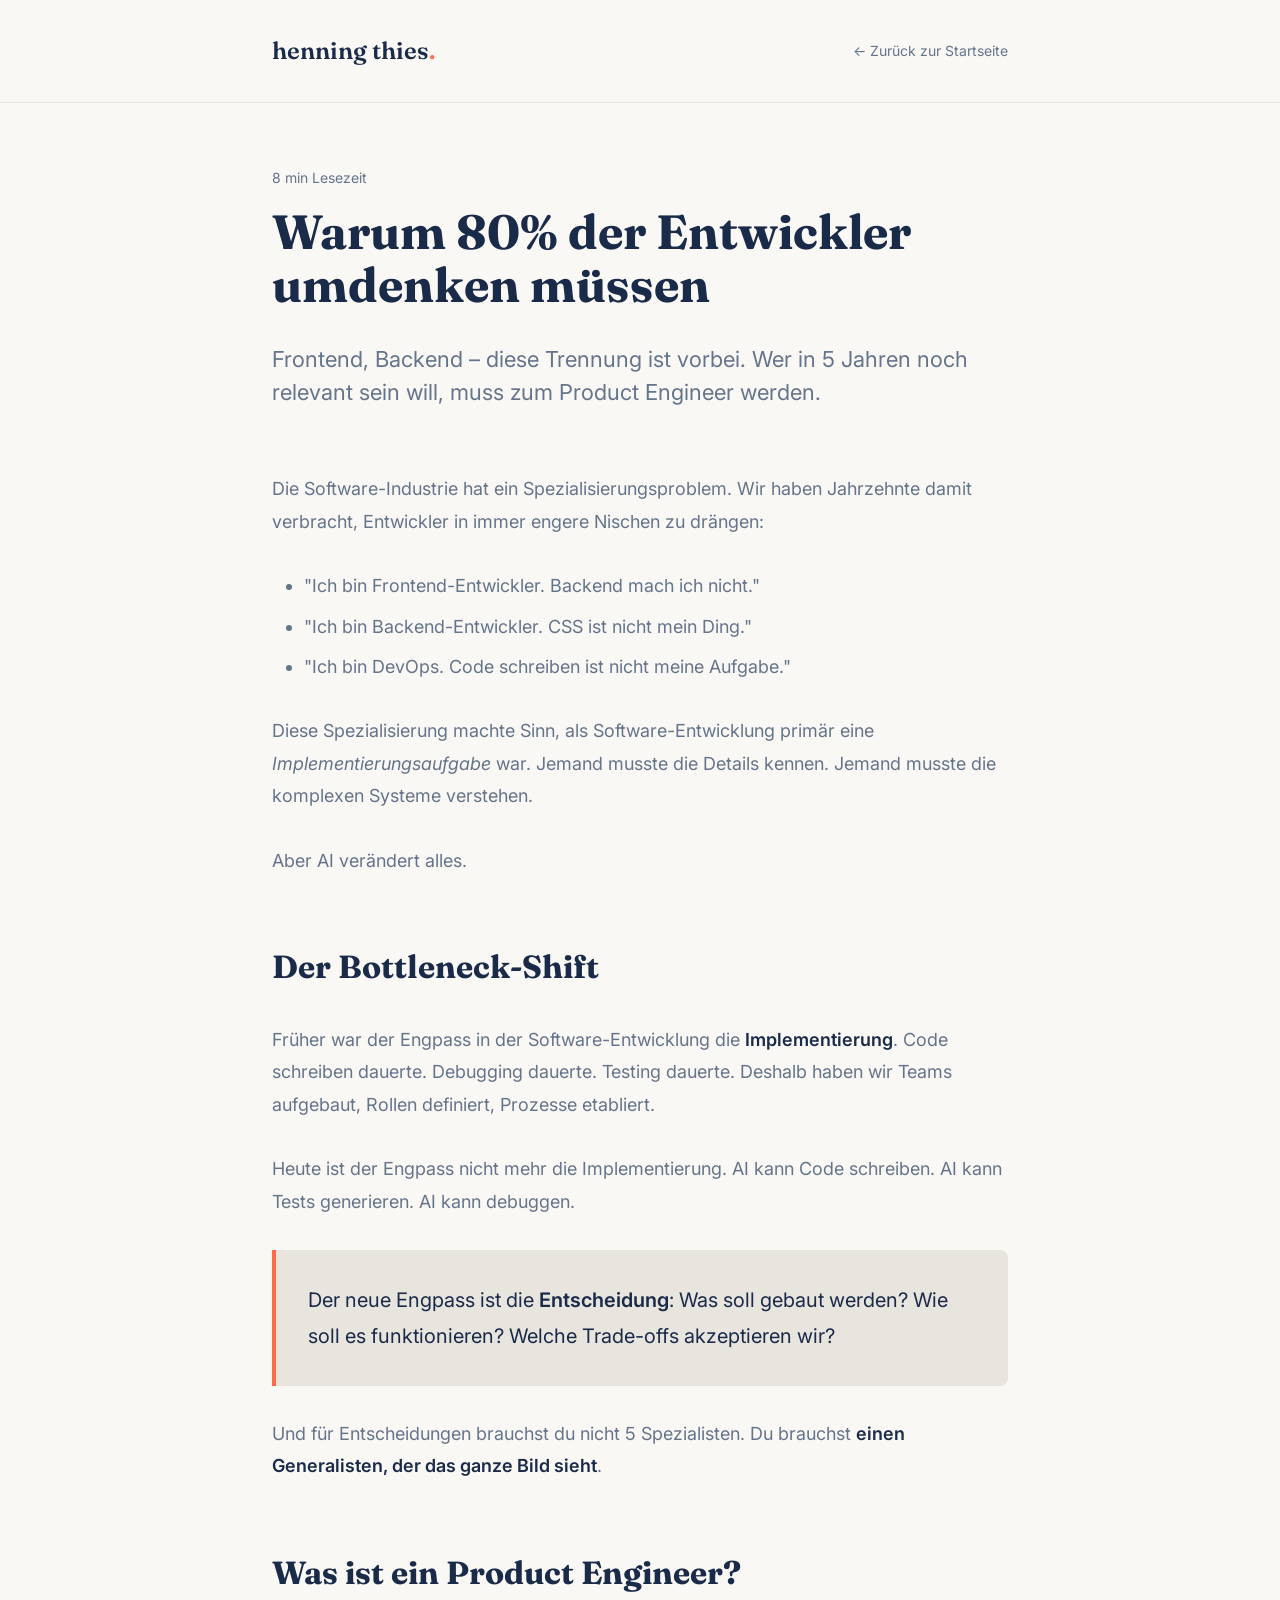
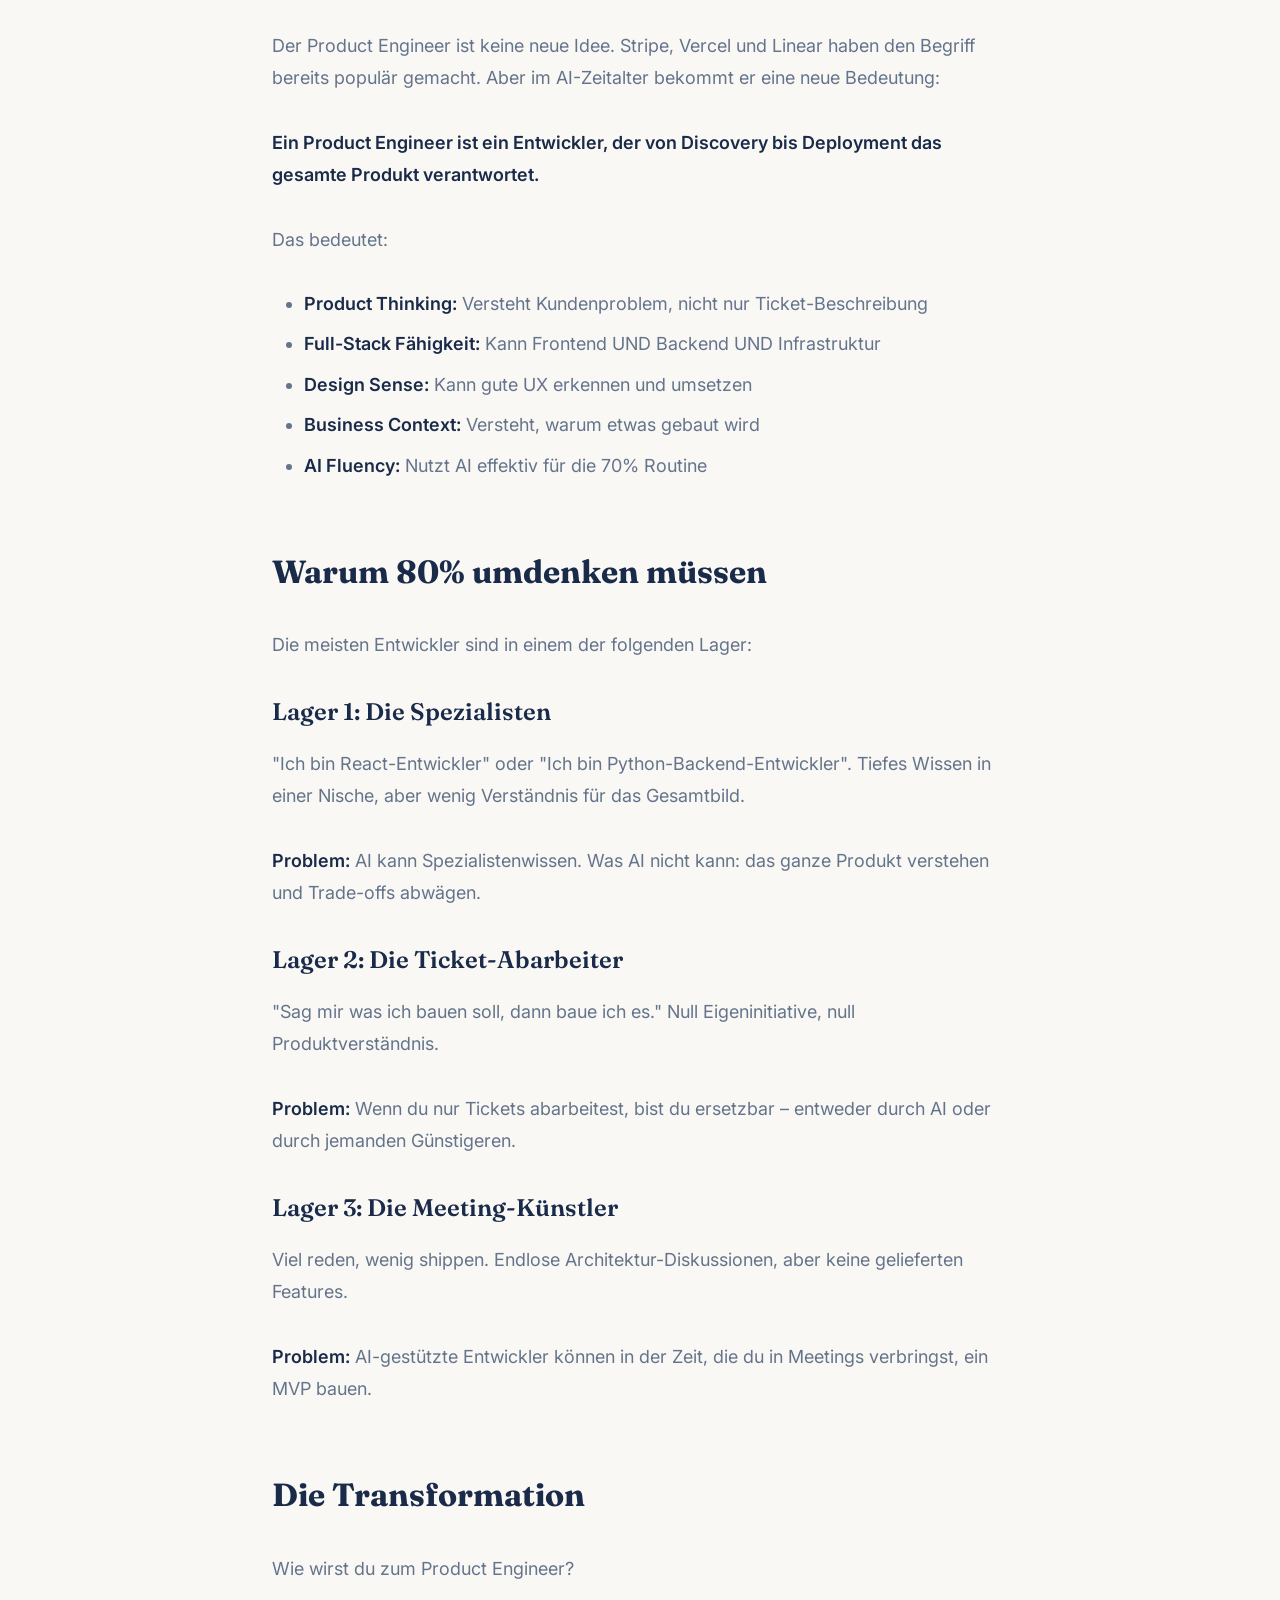
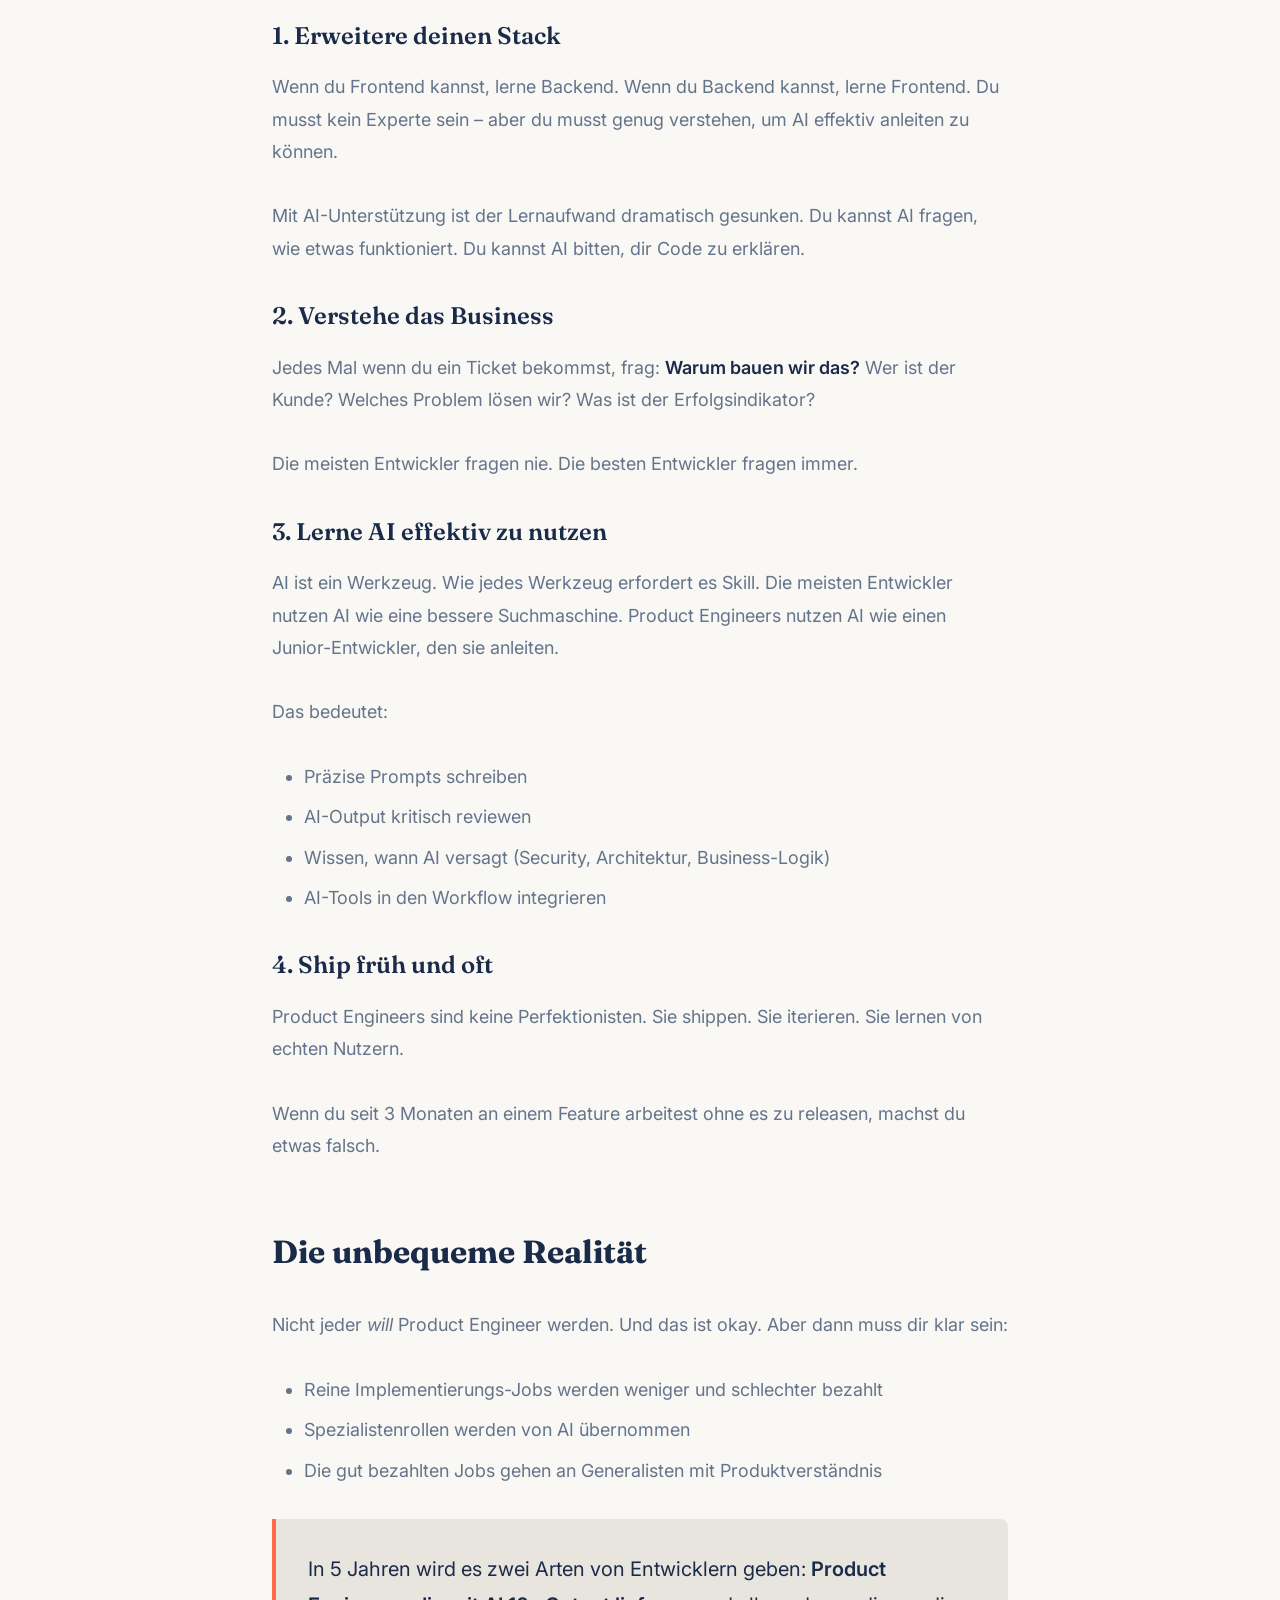
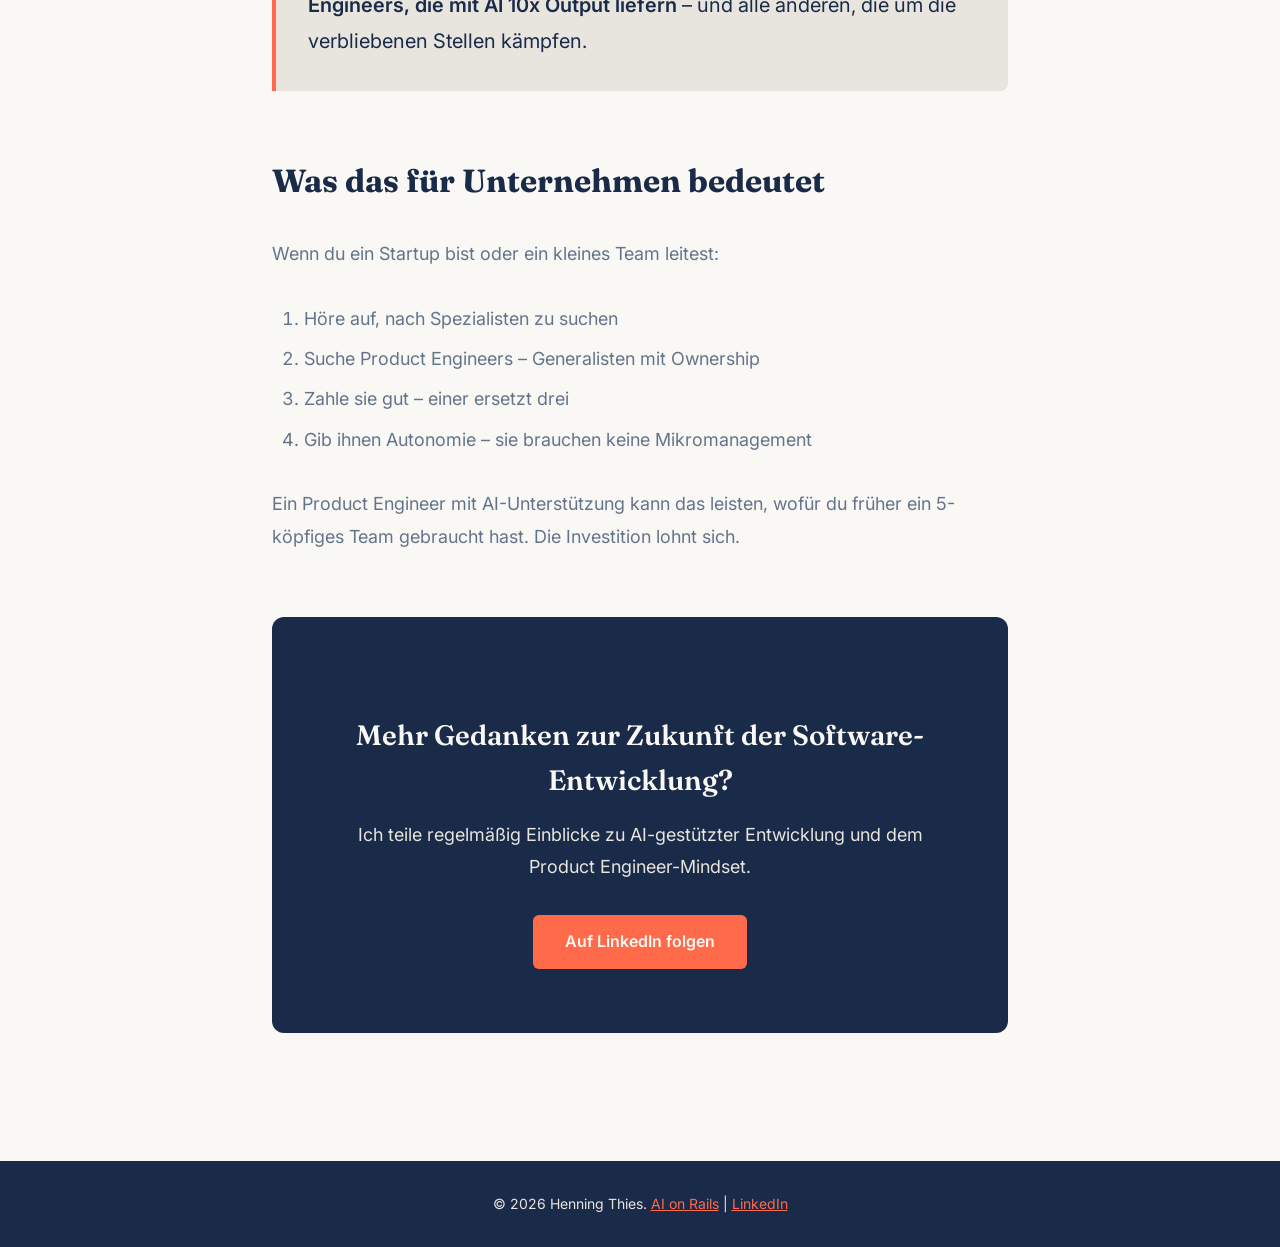
<file: blog/der-produktengineer.html>
<!DOCTYPE html>
<html lang="de">
<head>
  <meta charset="UTF-8">
  <meta name="viewport" content="width=device-width, initial-scale=1.0">
  <title>Warum 80% der Entwickler umdenken m&uuml;ssen - Henning Thies</title>
  <meta name="description" content="Frontend, Backend - diese Trennung ist vorbei. Wer in 5 Jahren noch relevant sein will, muss zum Product Engineer werden.">

  <link rel="canonical" href="https://henning-thies.de/blog/der-produktengineer.html">
  <meta property="og:type" content="article">
  <meta property="og:url" content="https://henning-thies.de/blog/der-produktengineer.html">
  <meta property="og:title" content="Warum 80% der Entwickler umdenken müssen">
  <meta property="og:description" content="Frontend, Backend - diese Trennung ist vorbei. Wer in 5 Jahren noch relevant sein will, muss zum Product Engineer werden.">
  <meta property="og:image" content="https://henning-thies.de/blog/og-produktengineer.png">
  <meta property="og:locale" content="de_DE">
  <meta name="twitter:card" content="summary_large_image">

  <link rel="preconnect" href="https://fonts.googleapis.com">
  <link rel="preconnect" href="https://fonts.gstatic.com" crossorigin>
  <link href="https://fonts.googleapis.com/css2?family=Fraunces:ital,opsz,wght@0,9..144,400;0,9..144,600;0,9..144,700;1,9..144,400&family=Inter:wght@400;500;600&display=swap" rel="stylesheet">
  <script defer src="https://cloud.umami.is/script.js" data-website-id="b28b0abb-0c76-4e96-a913-22277300de45"></script>
  <style>
    :root {
      --color-midnight-navy: #1A2B4A;
      --color-warm-white: #FAF8F5;
      --color-electric-coral: #FF6B4A;
      --color-slate-gray: #64748B;
      --color-light-stone: #E8E4DE;
      --font-display: 'Fraunces', serif;
      --font-body: 'Inter', sans-serif;
      --space-xs: 8px;
      --space-sm: 16px;
      --space-md: 32px;
      --space-lg: 64px;
      --space-xl: 96px;
      --transition: all 0.3s cubic-bezier(0.4, 0, 0.2, 1);
    }
    * { margin: 0; padding: 0; box-sizing: border-box; }
    body {
      font-family: var(--font-body);
      color: var(--color-slate-gray);
      background: var(--color-warm-white);
      line-height: 1.6;
    }
    header {
      background: var(--color-warm-white);
      border-bottom: 1px solid var(--color-light-stone);
      padding: var(--space-md) 0;
    }
    .header-container {
      max-width: 800px;
      margin: 0 auto;
      padding: 0 var(--space-md);
      display: flex;
      justify-content: space-between;
      align-items: center;
    }
    .wordmark {
      font-family: var(--font-display);
      font-size: 24px;
      font-weight: 600;
      color: var(--color-midnight-navy);
      text-decoration: none;
    }
    .wordmark .dot { color: var(--color-electric-coral); }
    .back-link {
      color: var(--color-slate-gray);
      text-decoration: none;
      font-size: 14px;
      transition: var(--transition);
    }
    .back-link:hover { color: var(--color-electric-coral); }
    .article {
      max-width: 800px;
      margin: 0 auto;
      padding: var(--space-lg) var(--space-md);
    }
    .article-header { margin-bottom: var(--space-lg); }
    .article-meta {
      font-size: 14px;
      color: var(--color-slate-gray);
      margin-bottom: var(--space-sm);
    }
    .article-title {
      font-family: var(--font-display);
      font-size: 48px;
      line-height: 1.1;
      color: var(--color-midnight-navy);
      font-weight: 700;
      margin-bottom: var(--space-md);
    }
    .article-subtitle {
      font-size: 22px;
      color: var(--color-slate-gray);
      line-height: 1.5;
    }
    .article-content h2 {
      font-family: var(--font-display);
      font-size: 32px;
      color: var(--color-midnight-navy);
      margin: var(--space-lg) 0 var(--space-md);
      font-weight: 700;
    }
    .article-content h3 {
      font-family: var(--font-display);
      font-size: 24px;
      color: var(--color-midnight-navy);
      margin: var(--space-md) 0 var(--space-sm);
      font-weight: 600;
    }
    .article-content p {
      font-size: 18px;
      line-height: 1.8;
      margin-bottom: var(--space-md);
      color: var(--color-slate-gray);
    }
    .article-content strong {
      color: var(--color-midnight-navy);
      font-weight: 600;
    }
    .article-content ul, .article-content ol {
      margin: 0 0 var(--space-md) var(--space-md);
    }
    .article-content li {
      font-size: 18px;
      line-height: 1.8;
      margin-bottom: var(--space-xs);
    }
    .highlight-box {
      background: var(--color-light-stone);
      border-left: 4px solid var(--color-electric-coral);
      padding: var(--space-md);
      margin: var(--space-md) 0;
      border-radius: 0 8px 8px 0;
    }
    .highlight-box p { margin: 0; font-size: 20px; color: var(--color-midnight-navy); }
    .cta-box {
      background: var(--color-midnight-navy);
      padding: var(--space-lg);
      border-radius: 12px;
      text-align: center;
      margin: var(--space-lg) 0;
    }
    .cta-box h3 {
      font-family: var(--font-display);
      color: var(--color-warm-white);
      font-size: 28px;
      margin-bottom: var(--space-sm);
    }
    .cta-box p { color: var(--color-light-stone); margin-bottom: var(--space-md); }
    .btn {
      display: inline-block;
      padding: 14px 32px;
      background: var(--color-electric-coral);
      color: var(--color-warm-white);
      text-decoration: none;
      border-radius: 6px;
      font-weight: 600;
      transition: var(--transition);
    }
    .btn:hover { background: #e85a3a; transform: translateY(-2px); }
    footer {
      background: var(--color-midnight-navy);
      color: var(--color-light-stone);
      padding: var(--space-md);
      text-align: center;
      font-size: 14px;
    }
    footer a { color: var(--color-electric-coral); }
    @media (max-width: 768px) {
      .article-title { font-size: 36px; }
      .article-content h2 { font-size: 28px; }
    }
  </style>
</head>
<body>
  <header>
    <div class="header-container">
      <a href="/" class="wordmark">henning thies<span class="dot">.</span></a>
      <a href="/" class="back-link">&larr; Zur&uuml;ck zur Startseite</a>
    </div>
  </header>

  <article class="article">
    <div class="article-header">
      <div class="article-meta">8 min Lesezeit</div>
      <h1 class="article-title">Warum 80% der Entwickler umdenken m&uuml;ssen</h1>
      <p class="article-subtitle">Frontend, Backend &ndash; diese Trennung ist vorbei. Wer in 5 Jahren noch relevant sein will, muss zum Product Engineer werden.</p>
    </div>

    <div class="article-content">
      <p>Die Software-Industrie hat ein Spezialisierungsproblem. Wir haben Jahrzehnte damit verbracht, Entwickler in immer engere Nischen zu dr&auml;ngen:</p>

      <ul>
        <li>"Ich bin Frontend-Entwickler. Backend mach ich nicht."</li>
        <li>"Ich bin Backend-Entwickler. CSS ist nicht mein Ding."</li>
        <li>"Ich bin DevOps. Code schreiben ist nicht meine Aufgabe."</li>
      </ul>

      <p>Diese Spezialisierung machte Sinn, als Software-Entwicklung prim&auml;r eine <em>Implementierungsaufgabe</em> war. Jemand musste die Details kennen. Jemand musste die komplexen Systeme verstehen.</p>

      <p>Aber AI ver&auml;ndert alles.</p>

      <h2>Der Bottleneck-Shift</h2>

      <p>Fr&uuml;her war der Engpass in der Software-Entwicklung die <strong>Implementierung</strong>. Code schreiben dauerte. Debugging dauerte. Testing dauerte. Deshalb haben wir Teams aufgebaut, Rollen definiert, Prozesse etabliert.</p>

      <p>Heute ist der Engpass nicht mehr die Implementierung. AI kann Code schreiben. AI kann Tests generieren. AI kann debuggen.</p>

      <div class="highlight-box">
        <p>Der neue Engpass ist die <strong>Entscheidung</strong>: Was soll gebaut werden? Wie soll es funktionieren? Welche Trade-offs akzeptieren wir?</p>
      </div>

      <p>Und f&uuml;r Entscheidungen brauchst du nicht 5 Spezialisten. Du brauchst <strong>einen Generalisten, der das ganze Bild sieht</strong>.</p>

      <h2>Was ist ein Product Engineer?</h2>

      <p>Der Product Engineer ist keine neue Idee. Stripe, Vercel und Linear haben den Begriff bereits popul&auml;r gemacht. Aber im AI-Zeitalter bekommt er eine neue Bedeutung:</p>

      <p><strong>Ein Product Engineer ist ein Entwickler, der von Discovery bis Deployment das gesamte Produkt verantwortet.</strong></p>

      <p>Das bedeutet:</p>

      <ul>
        <li><strong>Product Thinking:</strong> Versteht Kundenproblem, nicht nur Ticket-Beschreibung</li>
        <li><strong>Full-Stack F&auml;higkeit:</strong> Kann Frontend UND Backend UND Infrastruktur</li>
        <li><strong>Design Sense:</strong> Kann gute UX erkennen und umsetzen</li>
        <li><strong>Business Context:</strong> Versteht, warum etwas gebaut wird</li>
        <li><strong>AI Fluency:</strong> Nutzt AI effektiv f&uuml;r die 70% Routine</li>
      </ul>

      <h2>Warum 80% umdenken m&uuml;ssen</h2>

      <p>Die meisten Entwickler sind in einem der folgenden Lager:</p>

      <h3>Lager 1: Die Spezialisten</h3>
      <p>"Ich bin React-Entwickler" oder "Ich bin Python-Backend-Entwickler". Tiefes Wissen in einer Nische, aber wenig Verst&auml;ndnis f&uuml;r das Gesamtbild.</p>

      <p><strong>Problem:</strong> AI kann Spezialistenwissen. Was AI nicht kann: das ganze Produkt verstehen und Trade-offs abw&auml;gen.</p>

      <h3>Lager 2: Die Ticket-Abarbeiter</h3>
      <p>"Sag mir was ich bauen soll, dann baue ich es." Null Eigeninitiative, null Produktverst&auml;ndnis.</p>

      <p><strong>Problem:</strong> Wenn du nur Tickets abarbeitest, bist du ersetzbar &ndash; entweder durch AI oder durch jemanden G&uuml;nstigeren.</p>

      <h3>Lager 3: Die Meeting-K&uuml;nstler</h3>
      <p>Viel reden, wenig shippen. Endlose Architektur-Diskussionen, aber keine gelieferten Features.</p>

      <p><strong>Problem:</strong> AI-gest&uuml;tzte Entwickler k&ouml;nnen in der Zeit, die du in Meetings verbringst, ein MVP bauen.</p>

      <h2>Die Transformation</h2>

      <p>Wie wirst du zum Product Engineer?</p>

      <h3>1. Erweitere deinen Stack</h3>
      <p>Wenn du Frontend kannst, lerne Backend. Wenn du Backend kannst, lerne Frontend. Du musst kein Experte sein &ndash; aber du musst genug verstehen, um AI effektiv anleiten zu k&ouml;nnen.</p>

      <p>Mit AI-Unterst&uuml;tzung ist der Lernaufwand dramatisch gesunken. Du kannst AI fragen, wie etwas funktioniert. Du kannst AI bitten, dir Code zu erkl&auml;ren.</p>

      <h3>2. Verstehe das Business</h3>
      <p>Jedes Mal wenn du ein Ticket bekommst, frag: <strong>Warum bauen wir das?</strong> Wer ist der Kunde? Welches Problem l&ouml;sen wir? Was ist der Erfolgsindikator?</p>

      <p>Die meisten Entwickler fragen nie. Die besten Entwickler fragen immer.</p>

      <h3>3. Lerne AI effektiv zu nutzen</h3>
      <p>AI ist ein Werkzeug. Wie jedes Werkzeug erfordert es Skill. Die meisten Entwickler nutzen AI wie eine bessere Suchmaschine. Product Engineers nutzen AI wie einen Junior-Entwickler, den sie anleiten.</p>

      <p>Das bedeutet:</p>
      <ul>
        <li>Pr&auml;zise Prompts schreiben</li>
        <li>AI-Output kritisch reviewen</li>
        <li>Wissen, wann AI versagt (Security, Architektur, Business-Logik)</li>
        <li>AI-Tools in den Workflow integrieren</li>
      </ul>

      <h3>4. Ship fr&uuml;h und oft</h3>
      <p>Product Engineers sind keine Perfektionisten. Sie shippen. Sie iterieren. Sie lernen von echten Nutzern.</p>

      <p>Wenn du seit 3 Monaten an einem Feature arbeitest ohne es zu releasen, machst du etwas falsch.</p>

      <h2>Die unbequeme Realit&auml;t</h2>

      <p>Nicht jeder <em>will</em> Product Engineer werden. Und das ist okay. Aber dann muss dir klar sein:</p>

      <ul>
        <li>Reine Implementierungs-Jobs werden weniger und schlechter bezahlt</li>
        <li>Spezialistenrollen werden von AI &uuml;bernommen</li>
        <li>Die gut bezahlten Jobs gehen an Generalisten mit Produktverst&auml;ndnis</li>
      </ul>

      <div class="highlight-box">
        <p>In 5 Jahren wird es zwei Arten von Entwicklern geben: <strong>Product Engineers, die mit AI 10x Output liefern</strong> &ndash; und alle anderen, die um die verbliebenen Stellen k&auml;mpfen.</p>
      </div>

      <h2>Was das f&uuml;r Unternehmen bedeutet</h2>

      <p>Wenn du ein Startup bist oder ein kleines Team leitest:</p>

      <ol>
        <li>H&ouml;re auf, nach Spezialisten zu suchen</li>
        <li>Suche Product Engineers &ndash; Generalisten mit Ownership</li>
        <li>Zahle sie gut &ndash; einer ersetzt drei</li>
        <li>Gib ihnen Autonomie &ndash; sie brauchen keine Mikromanagement</li>
      </ol>

      <p>Ein Product Engineer mit AI-Unterst&uuml;tzung kann das leisten, wof&uuml;r du fr&uuml;her ein 5-k&ouml;pfiges Team gebraucht hast. Die Investition lohnt sich.</p>

      <div class="cta-box">
        <h3>Mehr Gedanken zur Zukunft der Software-Entwicklung?</h3>
        <p>Ich teile regelm&auml;&szlig;ig Einblicke zu AI-gest&uuml;tzter Entwicklung und dem Product Engineer-Mindset.</p>
        <a href="https://linkedin.com/in/henningthies" class="btn" target="_blank">Auf LinkedIn folgen</a>
      </div>
    </div>
  </article>

  <footer>
    <p>&copy; 2026 Henning Thies. <a href="https://ai-on-rails.com">AI on Rails</a> | <a href="https://linkedin.com/in/henningthies">LinkedIn</a></p>
  </footer>
</body>
</html>
</file>
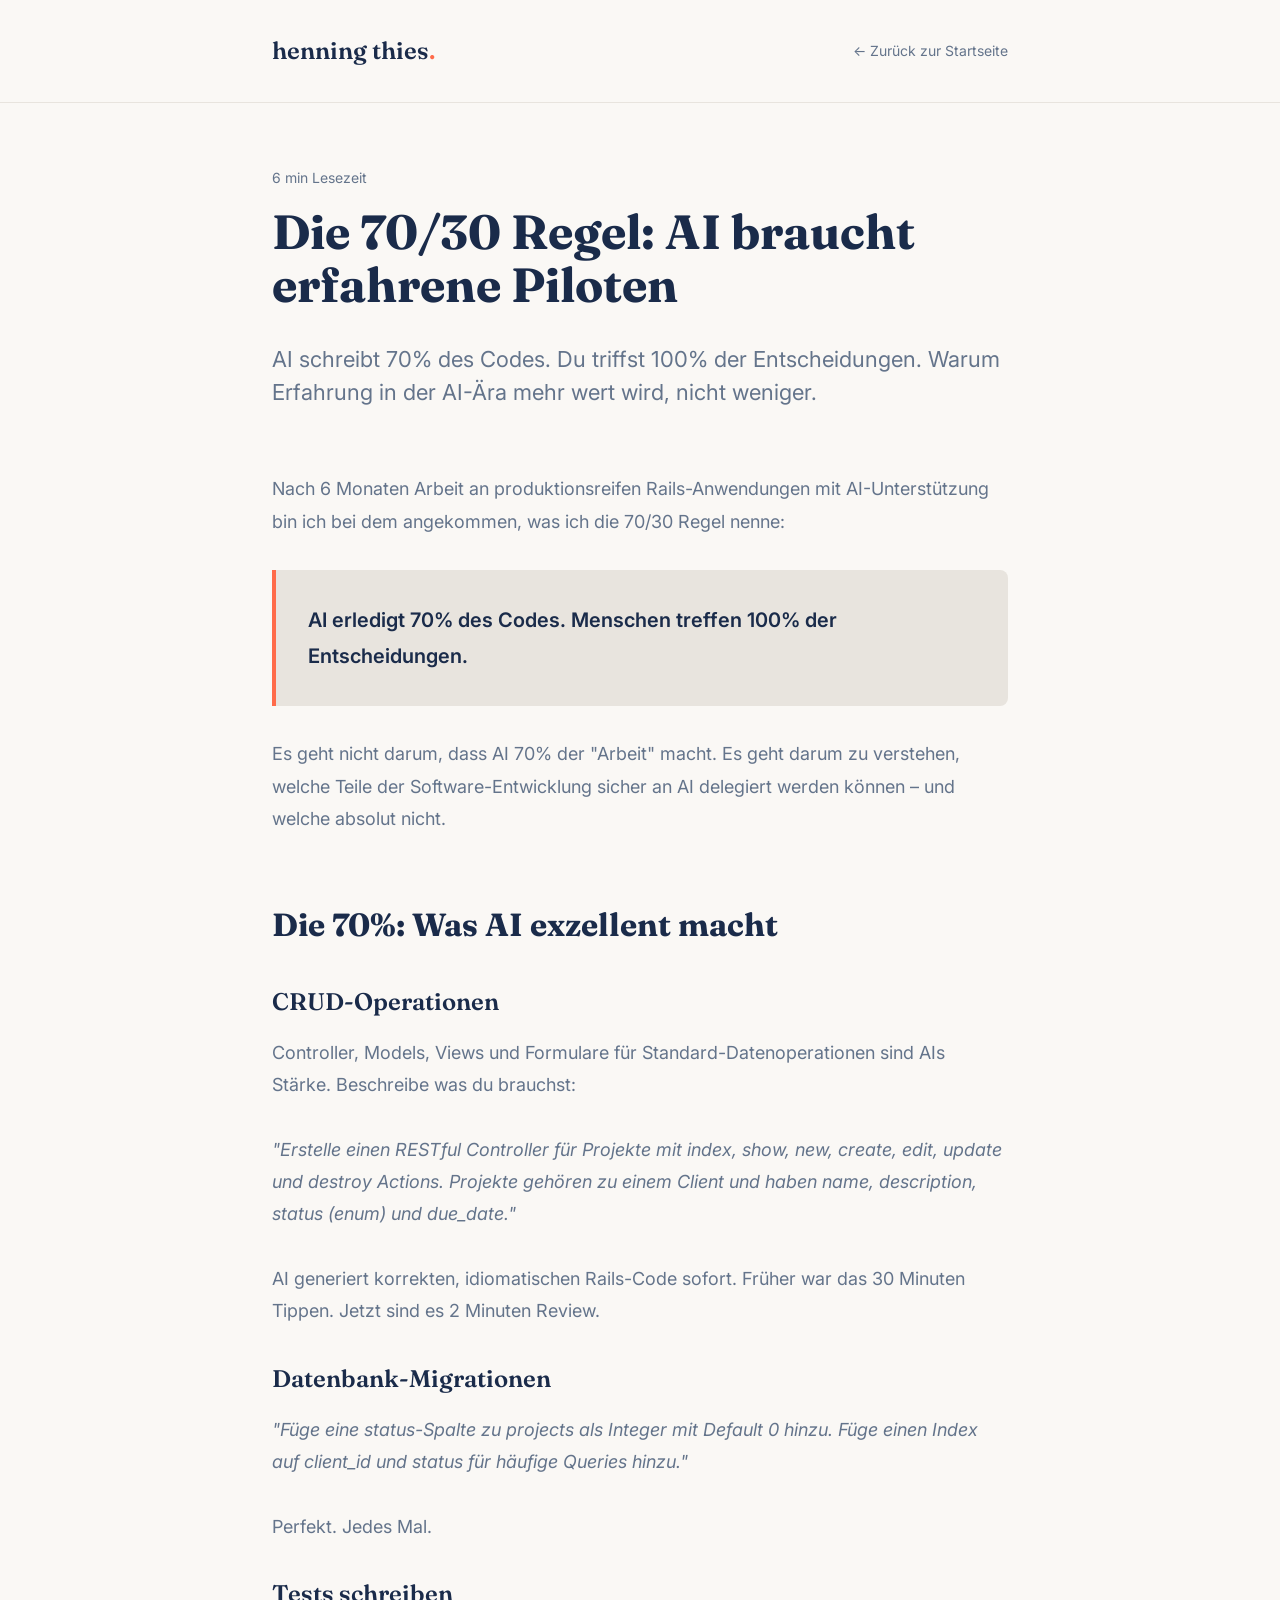
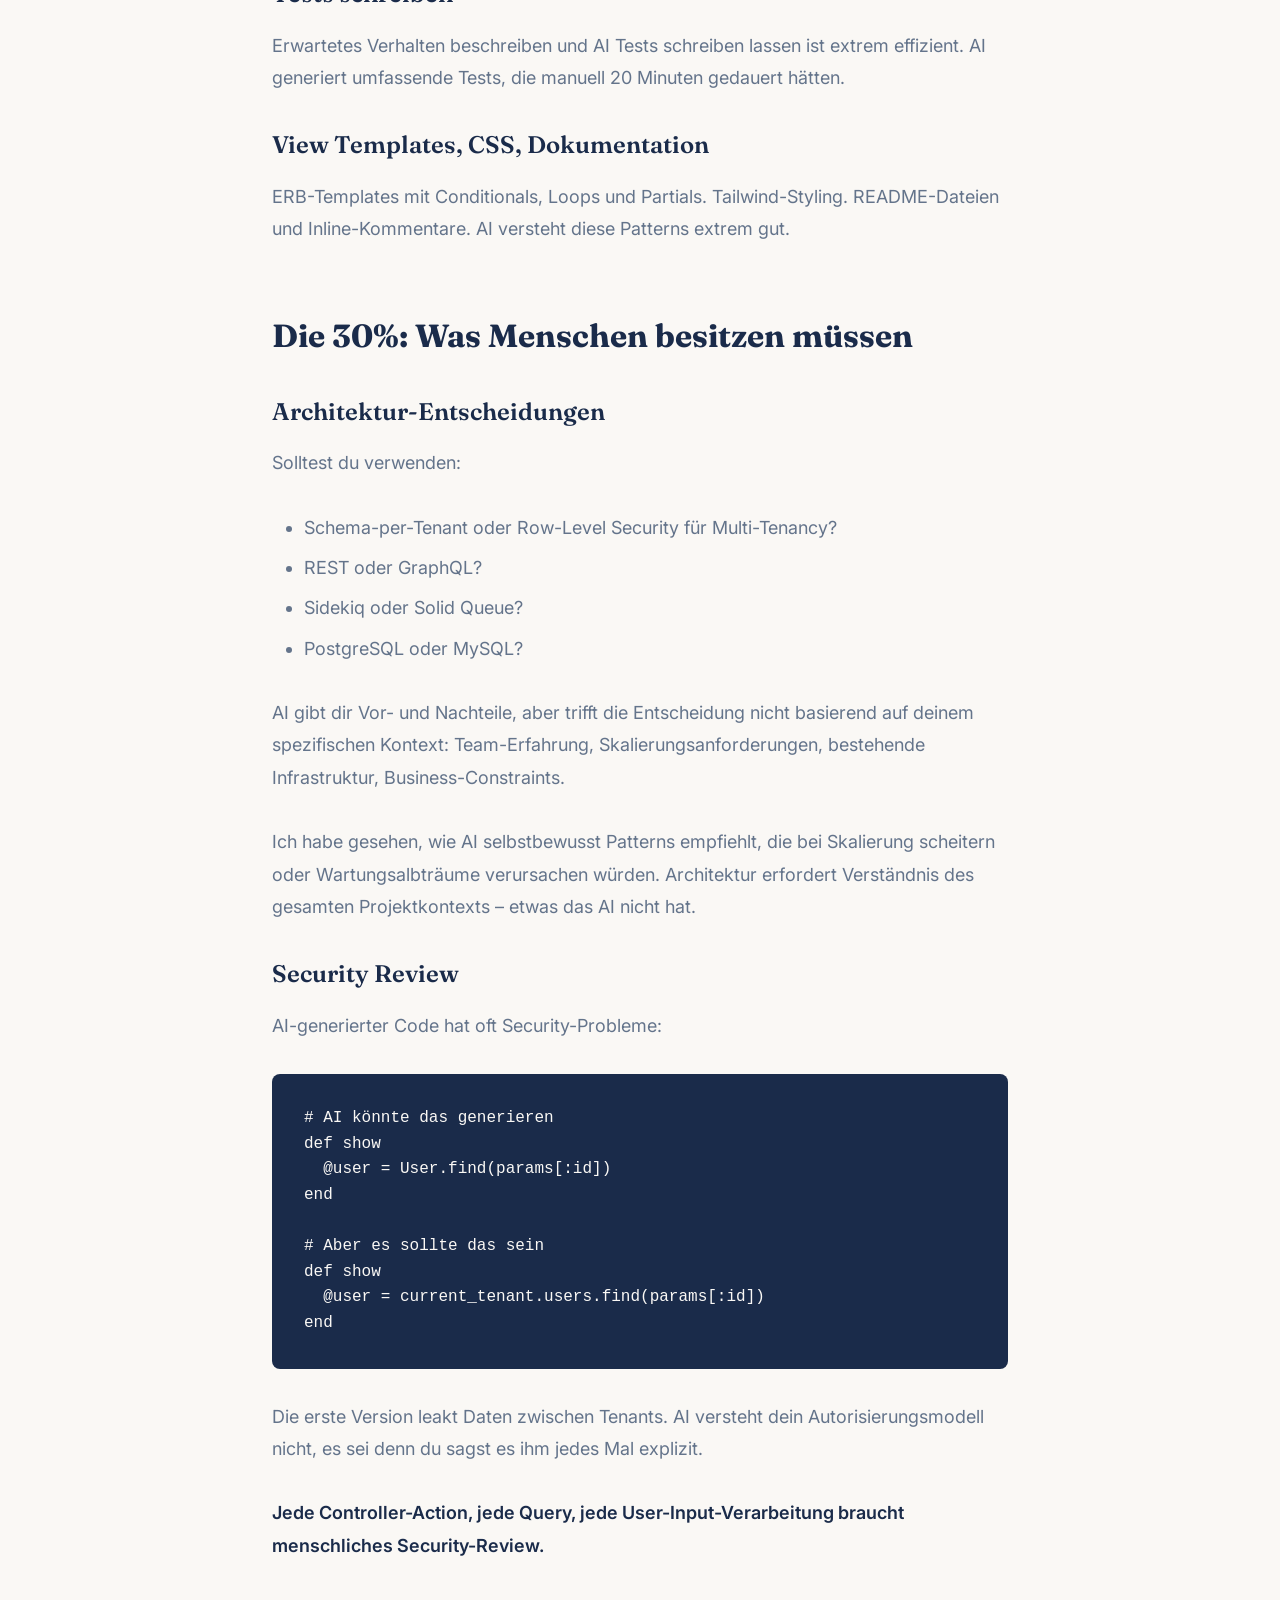
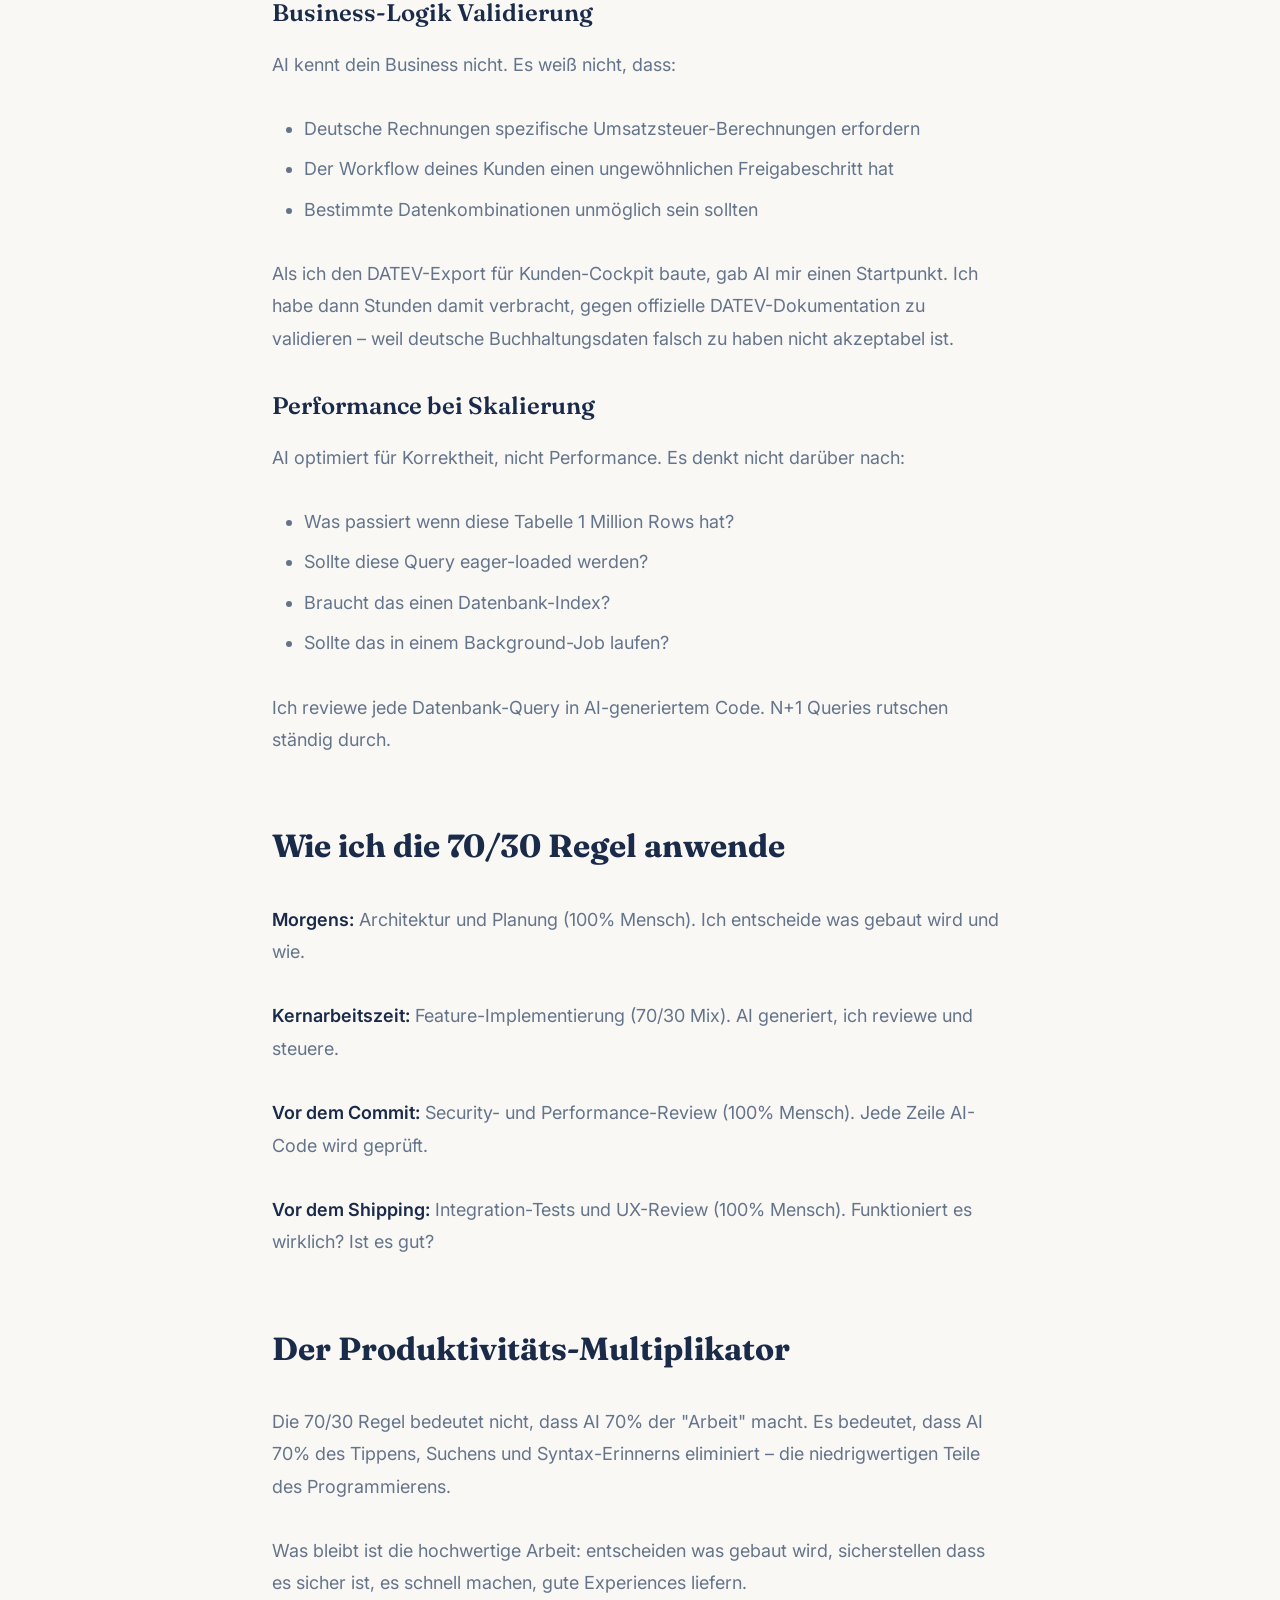
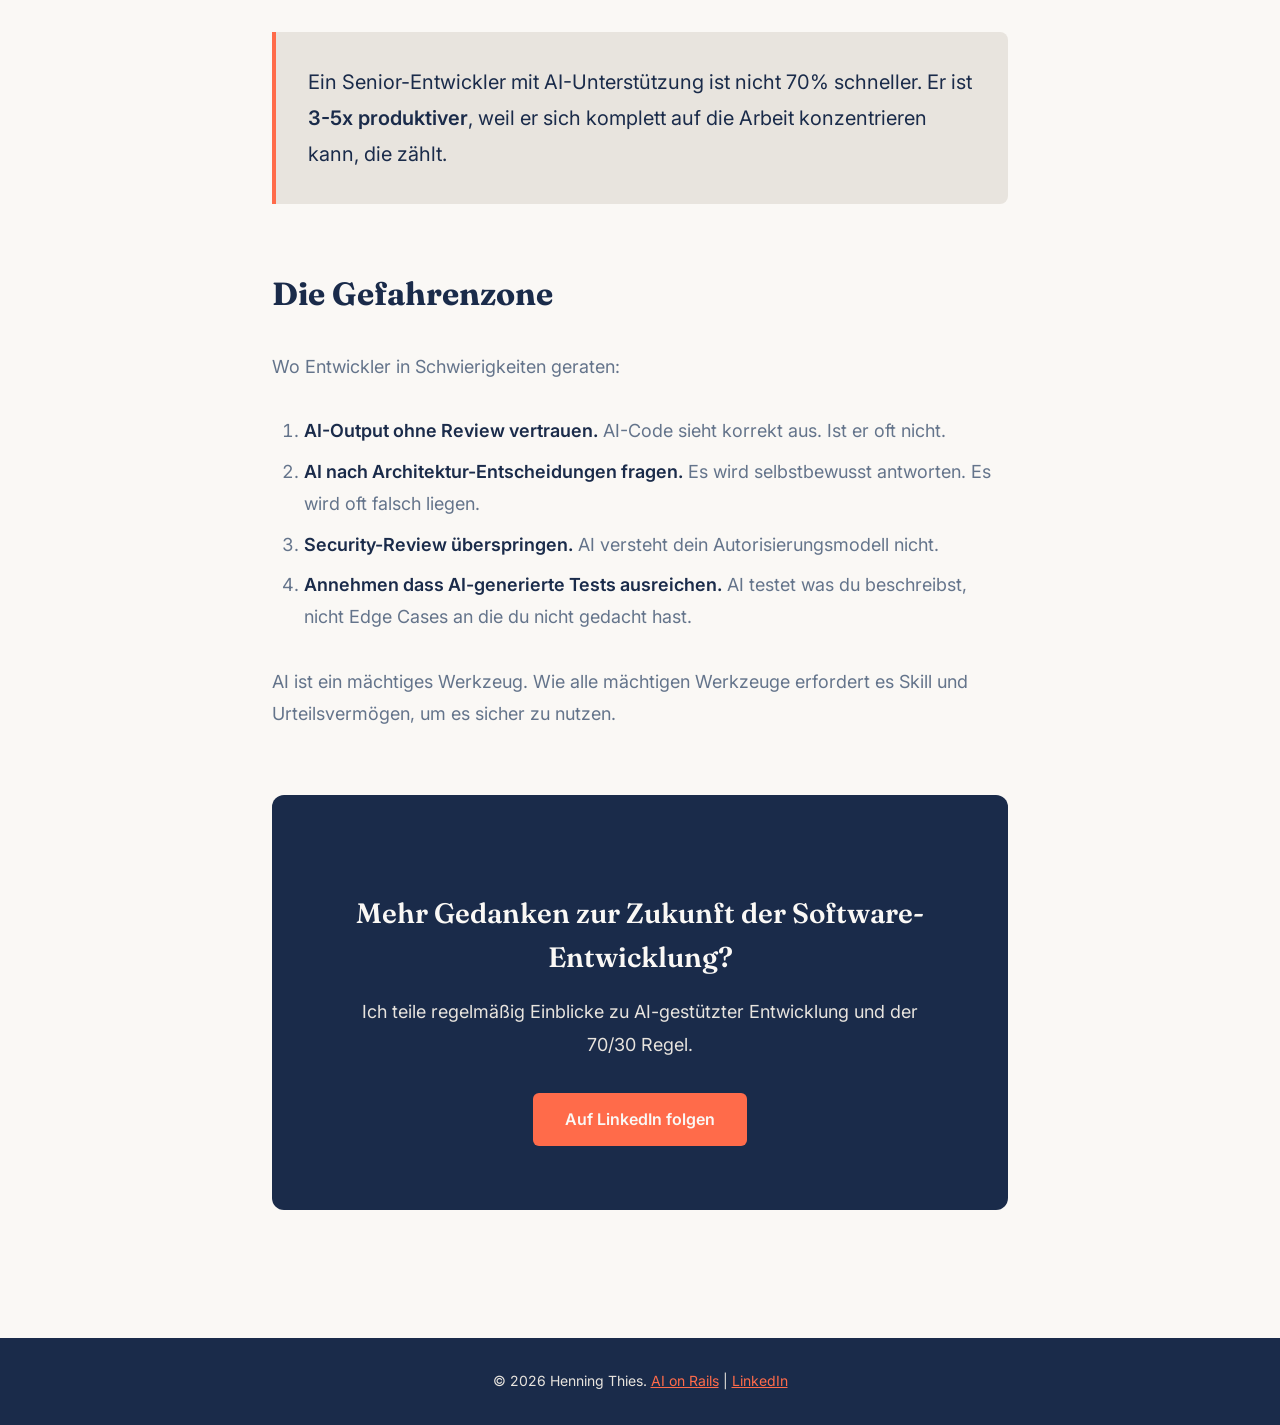
<file: blog/die-70-30-regel.html>
<!DOCTYPE html>
<html lang="de">
<head>
  <meta charset="UTF-8">
  <meta name="viewport" content="width=device-width, initial-scale=1.0">
  <title>Die 70/30 Regel: AI braucht erfahrene Piloten - Henning Thies</title>
  <meta name="description" content="AI schreibt 70% des Codes. Du triffst 100% der Entscheidungen. Warum Erfahrung in der AI-Ära mehr wert wird, nicht weniger.">

  <link rel="canonical" href="https://henning-thies.de/blog/die-70-30-regel.html">
  <meta property="og:type" content="article">
  <meta property="og:url" content="https://henning-thies.de/blog/die-70-30-regel.html">
  <meta property="og:title" content="Die 70/30 Regel: AI braucht erfahrene Piloten">
  <meta property="og:description" content="AI schreibt 70% des Codes. Du triffst 100% der Entscheidungen. Warum Erfahrung in der AI-Ära mehr wert wird, nicht weniger.">
  <meta property="og:image" content="https://henning-thies.de/blog/og-70-30-regel.png">
  <meta property="og:locale" content="de_DE">
  <meta name="twitter:card" content="summary_large_image">

  <link rel="preconnect" href="https://fonts.googleapis.com">
  <link rel="preconnect" href="https://fonts.gstatic.com" crossorigin>
  <link href="https://fonts.googleapis.com/css2?family=Fraunces:ital,opsz,wght@0,9..144,400;0,9..144,600;0,9..144,700;1,9..144,400&family=Inter:wght@400;500;600&display=swap" rel="stylesheet">
  <script defer src="https://cloud.umami.is/script.js" data-website-id="b28b0abb-0c76-4e96-a913-22277300de45"></script>
  <style>
    :root {
      --color-midnight-navy: #1A2B4A;
      --color-warm-white: #FAF8F5;
      --color-electric-coral: #FF6B4A;
      --color-slate-gray: #64748B;
      --color-light-stone: #E8E4DE;
      --font-display: 'Fraunces', serif;
      --font-body: 'Inter', sans-serif;
      --space-xs: 8px;
      --space-sm: 16px;
      --space-md: 32px;
      --space-lg: 64px;
      --space-xl: 96px;
      --transition: all 0.3s cubic-bezier(0.4, 0, 0.2, 1);
    }
    * { margin: 0; padding: 0; box-sizing: border-box; }
    body {
      font-family: var(--font-body);
      color: var(--color-slate-gray);
      background: var(--color-warm-white);
      line-height: 1.6;
    }
    header {
      background: var(--color-warm-white);
      border-bottom: 1px solid var(--color-light-stone);
      padding: var(--space-md) 0;
    }
    .header-container {
      max-width: 800px;
      margin: 0 auto;
      padding: 0 var(--space-md);
      display: flex;
      justify-content: space-between;
      align-items: center;
    }
    .wordmark {
      font-family: var(--font-display);
      font-size: 24px;
      font-weight: 600;
      color: var(--color-midnight-navy);
      text-decoration: none;
    }
    .wordmark .dot { color: var(--color-electric-coral); }
    .back-link {
      color: var(--color-slate-gray);
      text-decoration: none;
      font-size: 14px;
      transition: var(--transition);
    }
    .back-link:hover { color: var(--color-electric-coral); }
    .article {
      max-width: 800px;
      margin: 0 auto;
      padding: var(--space-lg) var(--space-md);
    }
    .article-header {
      margin-bottom: var(--space-lg);
    }
    .article-meta {
      font-size: 14px;
      color: var(--color-slate-gray);
      margin-bottom: var(--space-sm);
    }
    .article-title {
      font-family: var(--font-display);
      font-size: 48px;
      line-height: 1.1;
      color: var(--color-midnight-navy);
      font-weight: 700;
      margin-bottom: var(--space-md);
    }
    .article-subtitle {
      font-size: 22px;
      color: var(--color-slate-gray);
      line-height: 1.5;
    }
    .article-content h2 {
      font-family: var(--font-display);
      font-size: 32px;
      color: var(--color-midnight-navy);
      margin: var(--space-lg) 0 var(--space-md);
      font-weight: 700;
    }
    .article-content h3 {
      font-family: var(--font-display);
      font-size: 24px;
      color: var(--color-midnight-navy);
      margin: var(--space-md) 0 var(--space-sm);
      font-weight: 600;
    }
    .article-content p {
      font-size: 18px;
      line-height: 1.8;
      margin-bottom: var(--space-md);
      color: var(--color-slate-gray);
    }
    .article-content strong {
      color: var(--color-midnight-navy);
      font-weight: 600;
    }
    .article-content ul, .article-content ol {
      margin: 0 0 var(--space-md) var(--space-md);
    }
    .article-content li {
      font-size: 18px;
      line-height: 1.8;
      margin-bottom: var(--space-xs);
    }
    .article-content code {
      background: var(--color-light-stone);
      padding: 2px 8px;
      border-radius: 4px;
      font-size: 16px;
    }
    .article-content pre {
      background: var(--color-midnight-navy);
      color: var(--color-warm-white);
      padding: var(--space-md);
      border-radius: 8px;
      overflow-x: auto;
      margin-bottom: var(--space-md);
    }
    .article-content pre code {
      background: none;
      padding: 0;
      color: inherit;
    }
    .highlight-box {
      background: var(--color-light-stone);
      border-left: 4px solid var(--color-electric-coral);
      padding: var(--space-md);
      margin: var(--space-md) 0;
      border-radius: 0 8px 8px 0;
    }
    .highlight-box p {
      margin: 0;
      font-size: 20px;
      color: var(--color-midnight-navy);
    }
    .cta-box {
      background: var(--color-midnight-navy);
      padding: var(--space-lg);
      border-radius: 12px;
      text-align: center;
      margin: var(--space-lg) 0;
    }
    .cta-box h3 {
      font-family: var(--font-display);
      color: var(--color-warm-white);
      font-size: 28px;
      margin-bottom: var(--space-sm);
    }
    .cta-box p {
      color: var(--color-light-stone);
      margin-bottom: var(--space-md);
    }
    .btn {
      display: inline-block;
      padding: 14px 32px;
      background: var(--color-electric-coral);
      color: var(--color-warm-white);
      text-decoration: none;
      border-radius: 6px;
      font-weight: 600;
      transition: var(--transition);
    }
    .btn:hover {
      background: #e85a3a;
      transform: translateY(-2px);
    }
    footer {
      background: var(--color-midnight-navy);
      color: var(--color-light-stone);
      padding: var(--space-md);
      text-align: center;
      font-size: 14px;
    }
    footer a { color: var(--color-electric-coral); }
    @media (max-width: 768px) {
      .article-title { font-size: 36px; }
      .article-content h2 { font-size: 28px; }
    }
  </style>
</head>
<body>
  <header>
    <div class="header-container">
      <a href="/" class="wordmark">henning thies<span class="dot">.</span></a>
      <a href="/" class="back-link">&larr; Zur&uuml;ck zur Startseite</a>
    </div>
  </header>

  <article class="article">
    <div class="article-header">
      <div class="article-meta">6 min Lesezeit</div>
      <h1 class="article-title">Die 70/30 Regel: AI braucht erfahrene Piloten</h1>
      <p class="article-subtitle">AI schreibt 70% des Codes. Du triffst 100% der Entscheidungen. Warum Erfahrung in der AI-&Auml;ra mehr wert wird, nicht weniger.</p>
    </div>

    <div class="article-content">
      <p>Nach 6 Monaten Arbeit an produktionsreifen Rails-Anwendungen mit AI-Unterst&uuml;tzung bin ich bei dem angekommen, was ich die 70/30 Regel nenne:</p>

      <div class="highlight-box">
        <p><strong>AI erledigt 70% des Codes. Menschen treffen 100% der Entscheidungen.</strong></p>
      </div>

      <p>Es geht nicht darum, dass AI 70% der "Arbeit" macht. Es geht darum zu verstehen, welche Teile der Software-Entwicklung sicher an AI delegiert werden k&ouml;nnen &ndash; und welche absolut nicht.</p>

      <h2>Die 70%: Was AI exzellent macht</h2>

      <h3>CRUD-Operationen</h3>
      <p>Controller, Models, Views und Formulare f&uuml;r Standard-Datenoperationen sind AIs St&auml;rke. Beschreibe was du brauchst:</p>

      <p><em>"Erstelle einen RESTful Controller f&uuml;r Projekte mit index, show, new, create, edit, update und destroy Actions. Projekte geh&ouml;ren zu einem Client und haben name, description, status (enum) und due_date."</em></p>

      <p>AI generiert korrekten, idiomatischen Rails-Code sofort. Fr&uuml;her war das 30 Minuten Tippen. Jetzt sind es 2 Minuten Review.</p>

      <h3>Datenbank-Migrationen</h3>
      <p><em>"F&uuml;ge eine status-Spalte zu projects als Integer mit Default 0 hinzu. F&uuml;ge einen Index auf client_id und status f&uuml;r h&auml;ufige Queries hinzu."</em></p>
      <p>Perfekt. Jedes Mal.</p>

      <h3>Tests schreiben</h3>
      <p>Erwartetes Verhalten beschreiben und AI Tests schreiben lassen ist extrem effizient. AI generiert umfassende Tests, die manuell 20 Minuten gedauert h&auml;tten.</p>

      <h3>View Templates, CSS, Dokumentation</h3>
      <p>ERB-Templates mit Conditionals, Loops und Partials. Tailwind-Styling. README-Dateien und Inline-Kommentare. AI versteht diese Patterns extrem gut.</p>

      <h2>Die 30%: Was Menschen besitzen m&uuml;ssen</h2>

      <h3>Architektur-Entscheidungen</h3>
      <p>Solltest du verwenden:</p>
      <ul>
        <li>Schema-per-Tenant oder Row-Level Security f&uuml;r Multi-Tenancy?</li>
        <li>REST oder GraphQL?</li>
        <li>Sidekiq oder Solid Queue?</li>
        <li>PostgreSQL oder MySQL?</li>
      </ul>

      <p>AI gibt dir Vor- und Nachteile, aber trifft die Entscheidung nicht basierend auf deinem spezifischen Kontext: Team-Erfahrung, Skalierungsanforderungen, bestehende Infrastruktur, Business-Constraints.</p>

      <p>Ich habe gesehen, wie AI selbstbewusst Patterns empfiehlt, die bei Skalierung scheitern oder Wartungsalbtr&auml;ume verursachen w&uuml;rden. Architektur erfordert Verst&auml;ndnis des gesamten Projektkontexts &ndash; etwas das AI nicht hat.</p>

      <h3>Security Review</h3>
      <p>AI-generierter Code hat oft Security-Probleme:</p>

<pre><code># AI k&ouml;nnte das generieren
def show
  @user = User.find(params[:id])
end

# Aber es sollte das sein
def show
  @user = current_tenant.users.find(params[:id])
end</code></pre>

      <p>Die erste Version leakt Daten zwischen Tenants. AI versteht dein Autorisierungsmodell nicht, es sei denn du sagst es ihm jedes Mal explizit.</p>

      <p><strong>Jede Controller-Action, jede Query, jede User-Input-Verarbeitung braucht menschliches Security-Review.</strong></p>

      <h3>Business-Logik Validierung</h3>
      <p>AI kennt dein Business nicht. Es wei&szlig; nicht, dass:</p>
      <ul>
        <li>Deutsche Rechnungen spezifische Umsatzsteuer-Berechnungen erfordern</li>
        <li>Der Workflow deines Kunden einen ungew&ouml;hnlichen Freigabeschritt hat</li>
        <li>Bestimmte Datenkombinationen unm&ouml;glich sein sollten</li>
      </ul>

      <p>Als ich den DATEV-Export f&uuml;r Kunden-Cockpit baute, gab AI mir einen Startpunkt. Ich habe dann Stunden damit verbracht, gegen offizielle DATEV-Dokumentation zu validieren &ndash; weil deutsche Buchhaltungsdaten falsch zu haben nicht akzeptabel ist.</p>

      <h3>Performance bei Skalierung</h3>
      <p>AI optimiert f&uuml;r Korrektheit, nicht Performance. Es denkt nicht dar&uuml;ber nach:</p>
      <ul>
        <li>Was passiert wenn diese Tabelle 1 Million Rows hat?</li>
        <li>Sollte diese Query eager-loaded werden?</li>
        <li>Braucht das einen Datenbank-Index?</li>
        <li>Sollte das in einem Background-Job laufen?</li>
      </ul>

      <p>Ich reviewe jede Datenbank-Query in AI-generiertem Code. N+1 Queries rutschen st&auml;ndig durch.</p>

      <h2>Wie ich die 70/30 Regel anwende</h2>

      <p><strong>Morgens:</strong> Architektur und Planung (100% Mensch). Ich entscheide was gebaut wird und wie.</p>

      <p><strong>Kernarbeitszeit:</strong> Feature-Implementierung (70/30 Mix). AI generiert, ich reviewe und steuere.</p>

      <p><strong>Vor dem Commit:</strong> Security- und Performance-Review (100% Mensch). Jede Zeile AI-Code wird gepr&uuml;ft.</p>

      <p><strong>Vor dem Shipping:</strong> Integration-Tests und UX-Review (100% Mensch). Funktioniert es wirklich? Ist es gut?</p>

      <h2>Der Produktivit&auml;ts-Multiplikator</h2>

      <p>Die 70/30 Regel bedeutet nicht, dass AI 70% der "Arbeit" macht. Es bedeutet, dass AI 70% des Tippens, Suchens und Syntax-Erinnerns eliminiert &ndash; die niedrigwertigen Teile des Programmierens.</p>

      <p>Was bleibt ist die hochwertige Arbeit: entscheiden was gebaut wird, sicherstellen dass es sicher ist, es schnell machen, gute Experiences liefern.</p>

      <div class="highlight-box">
        <p>Ein Senior-Entwickler mit AI-Unterst&uuml;tzung ist nicht 70% schneller. Er ist <strong>3-5x produktiver</strong>, weil er sich komplett auf die Arbeit konzentrieren kann, die z&auml;hlt.</p>
      </div>

      <h2>Die Gefahrenzone</h2>

      <p>Wo Entwickler in Schwierigkeiten geraten:</p>

      <ol>
        <li><strong>AI-Output ohne Review vertrauen.</strong> AI-Code sieht korrekt aus. Ist er oft nicht.</li>
        <li><strong>AI nach Architektur-Entscheidungen fragen.</strong> Es wird selbstbewusst antworten. Es wird oft falsch liegen.</li>
        <li><strong>Security-Review &uuml;berspringen.</strong> AI versteht dein Autorisierungsmodell nicht.</li>
        <li><strong>Annehmen dass AI-generierte Tests ausreichen.</strong> AI testet was du beschreibst, nicht Edge Cases an die du nicht gedacht hast.</li>
      </ol>

      <p>AI ist ein m&auml;chtiges Werkzeug. Wie alle m&auml;chtigen Werkzeuge erfordert es Skill und Urteilsverm&ouml;gen, um es sicher zu nutzen.</p>

      <div class="cta-box">
        <h3>Mehr Gedanken zur Zukunft der Software-Entwicklung?</h3>
        <p>Ich teile regelm&auml;&szlig;ig Einblicke zu AI-gest&uuml;tzter Entwicklung und der 70/30 Regel.</p>
        <a href="https://linkedin.com/in/henningthies" class="btn" target="_blank">Auf LinkedIn folgen</a>
      </div>
    </div>
  </article>

  <footer>
    <p>&copy; 2026 Henning Thies. <a href="https://ai-on-rails.com">AI on Rails</a> | <a href="https://linkedin.com/in/henningthies">LinkedIn</a></p>
  </footer>
</body>
</html>
</file>
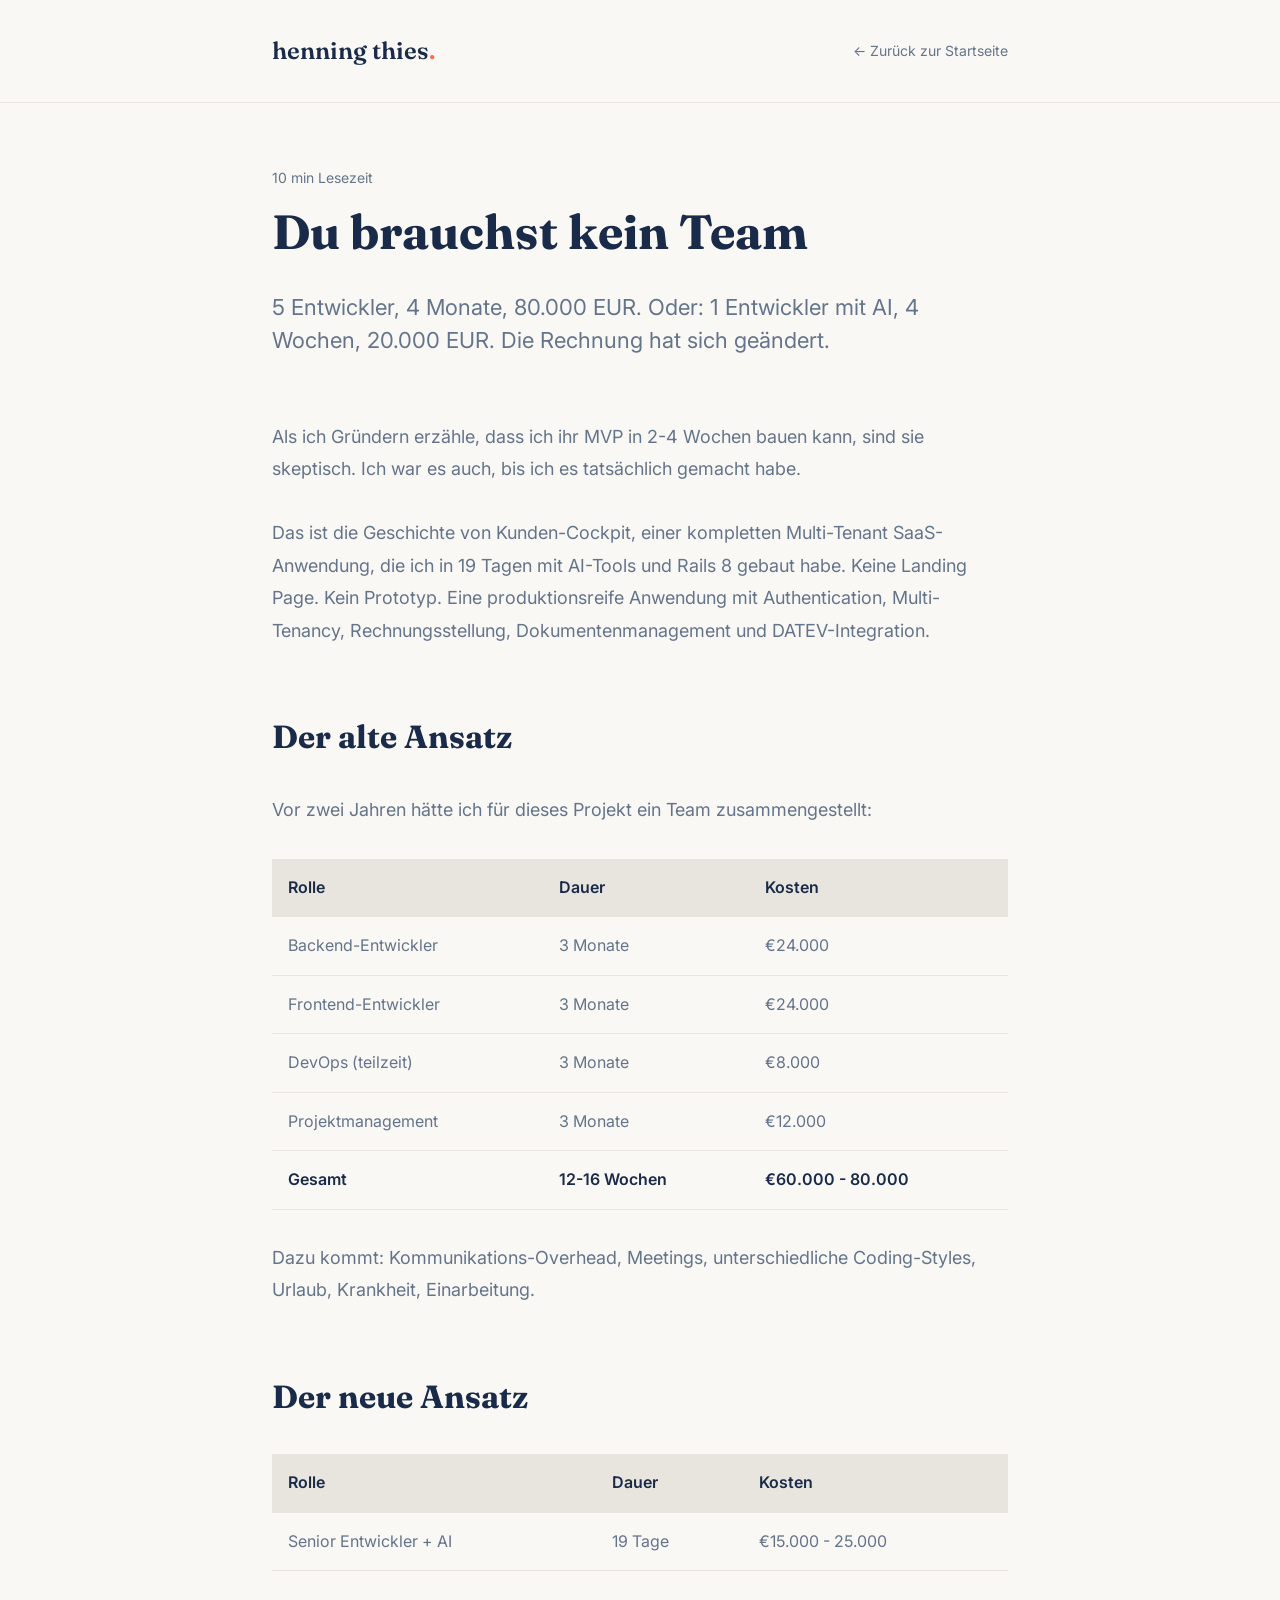
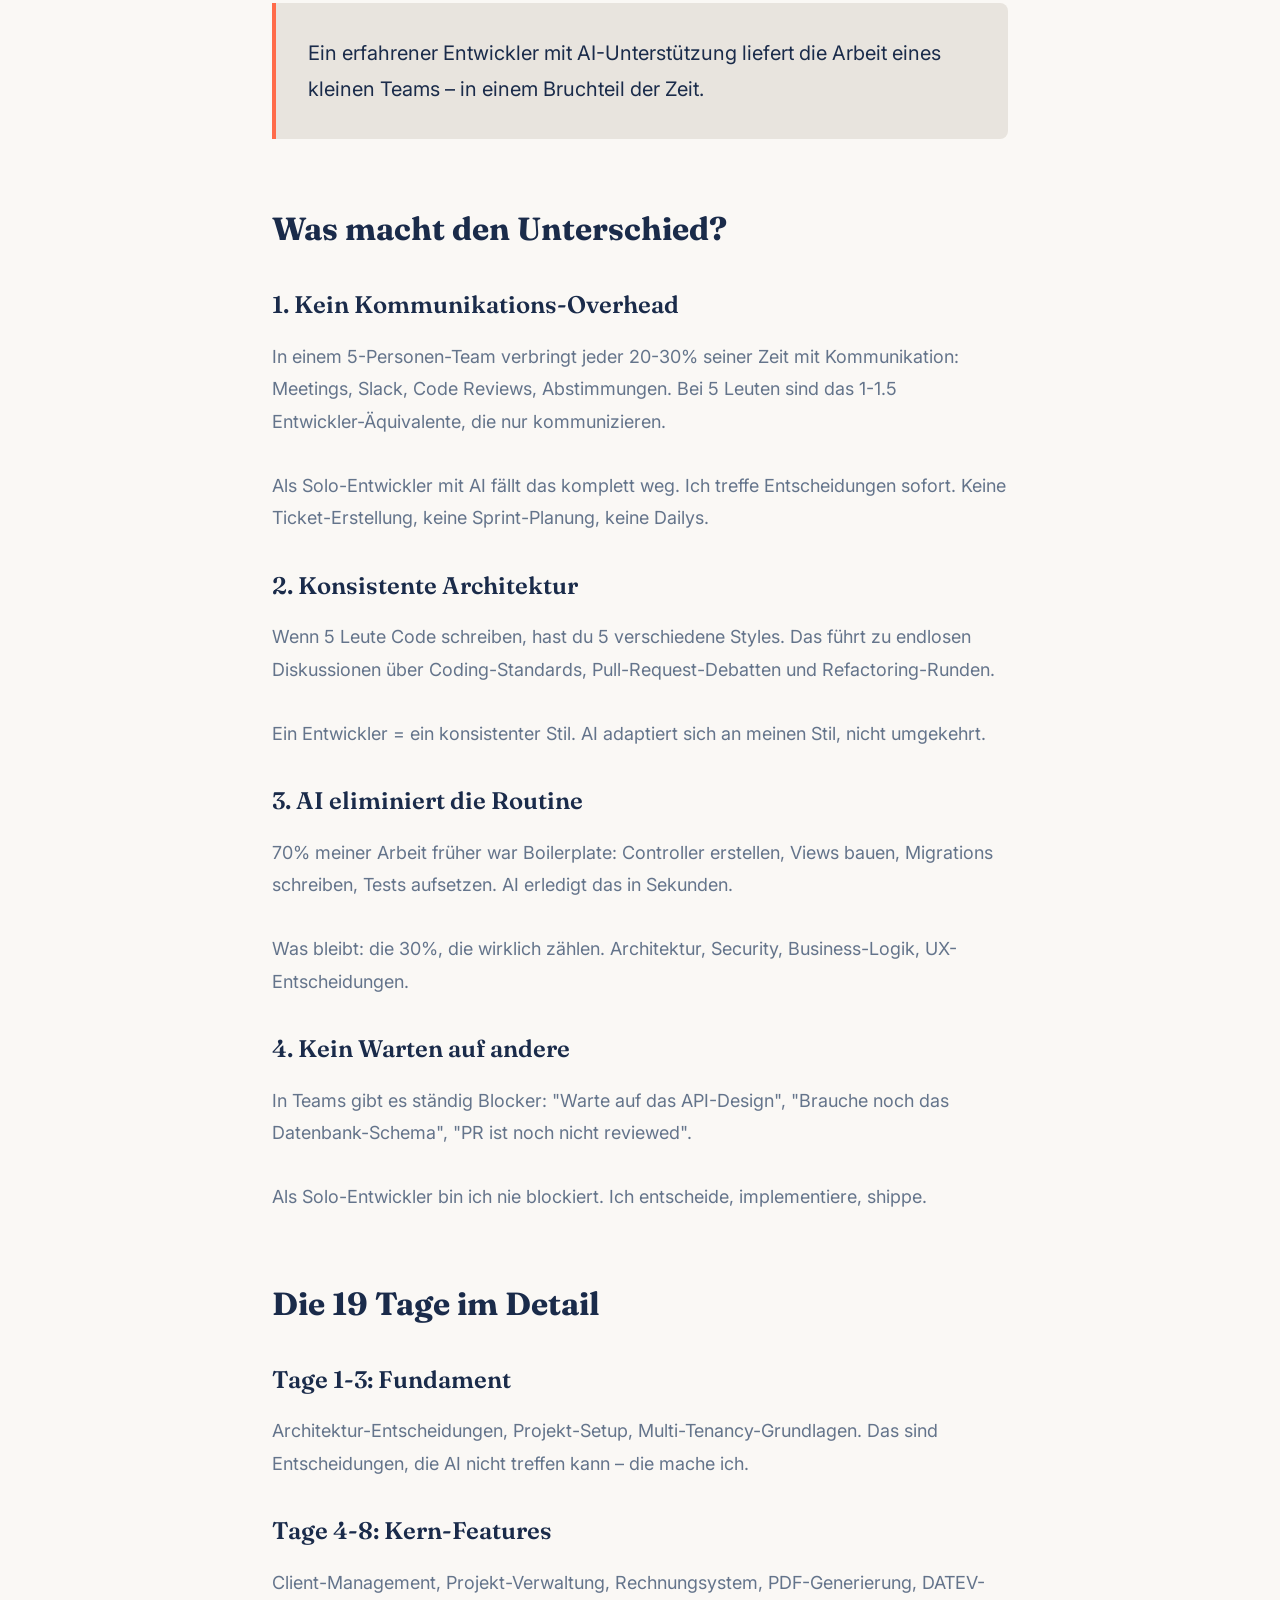
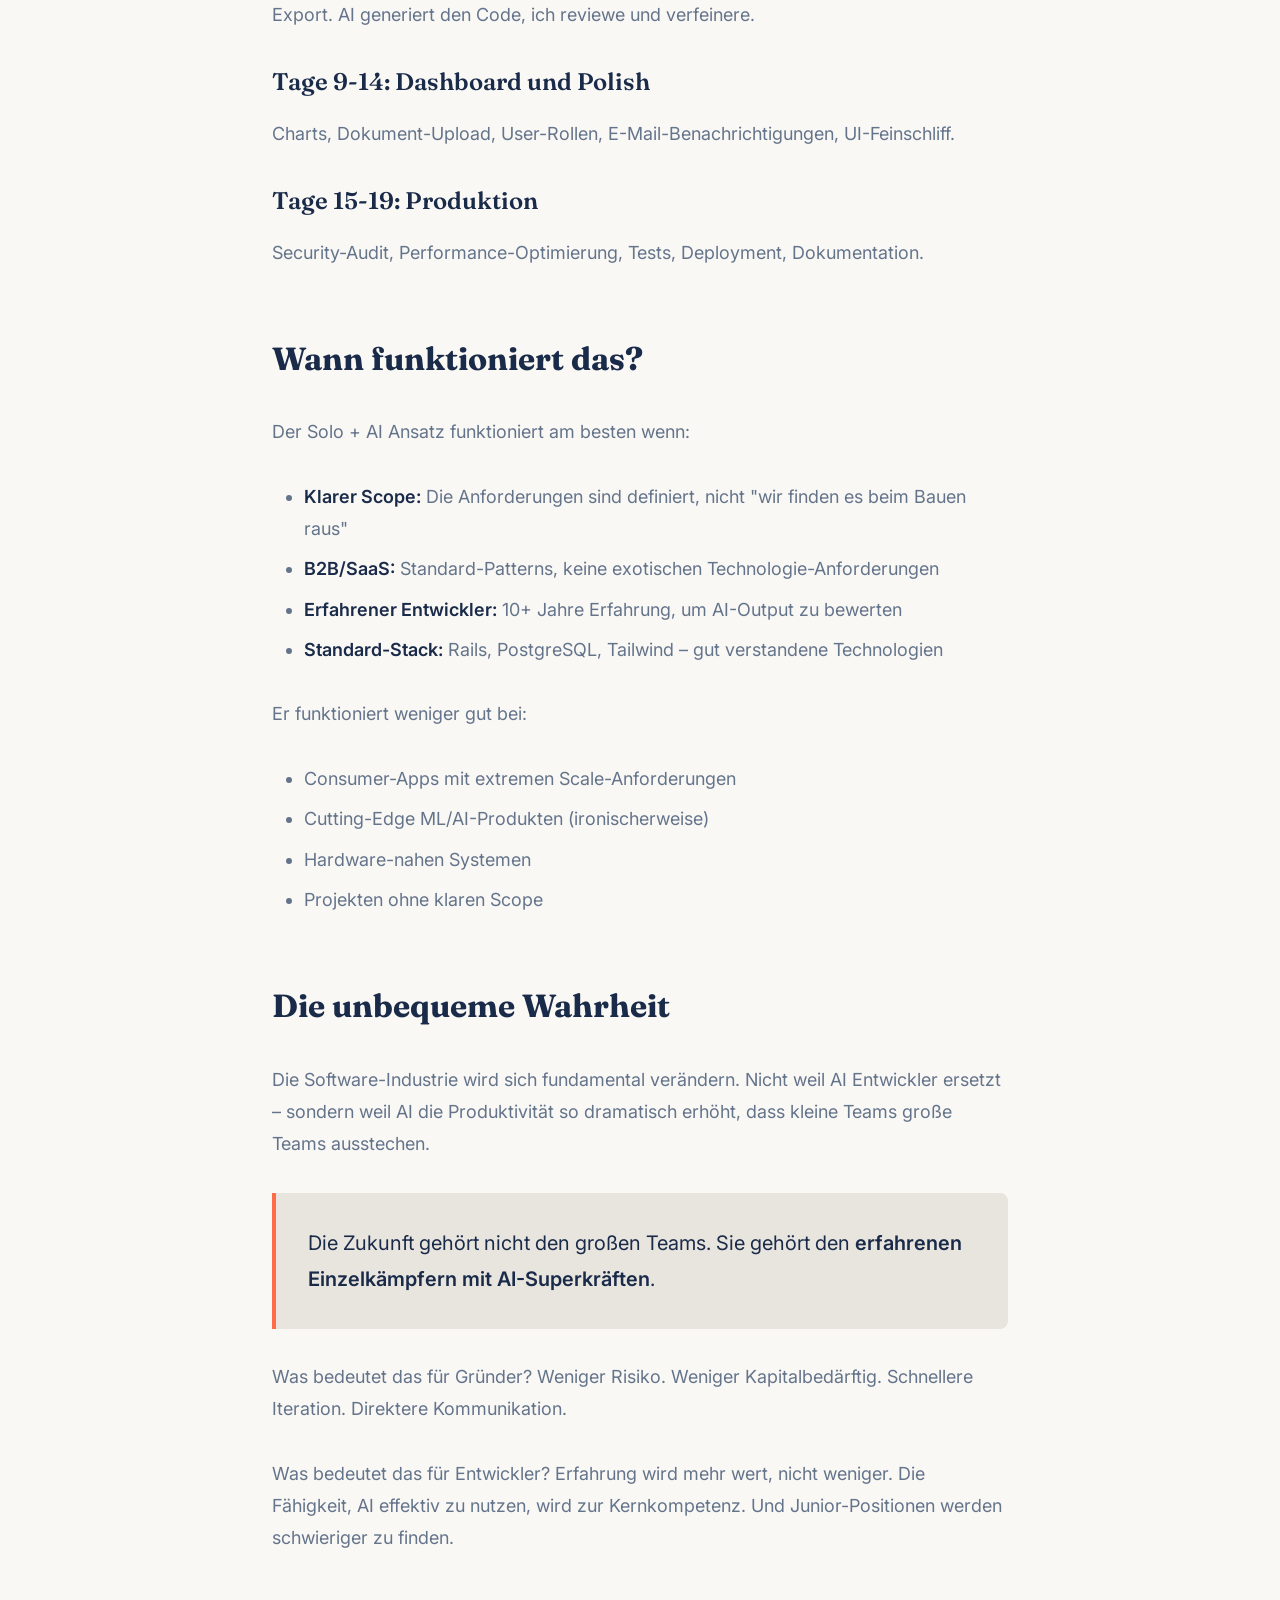
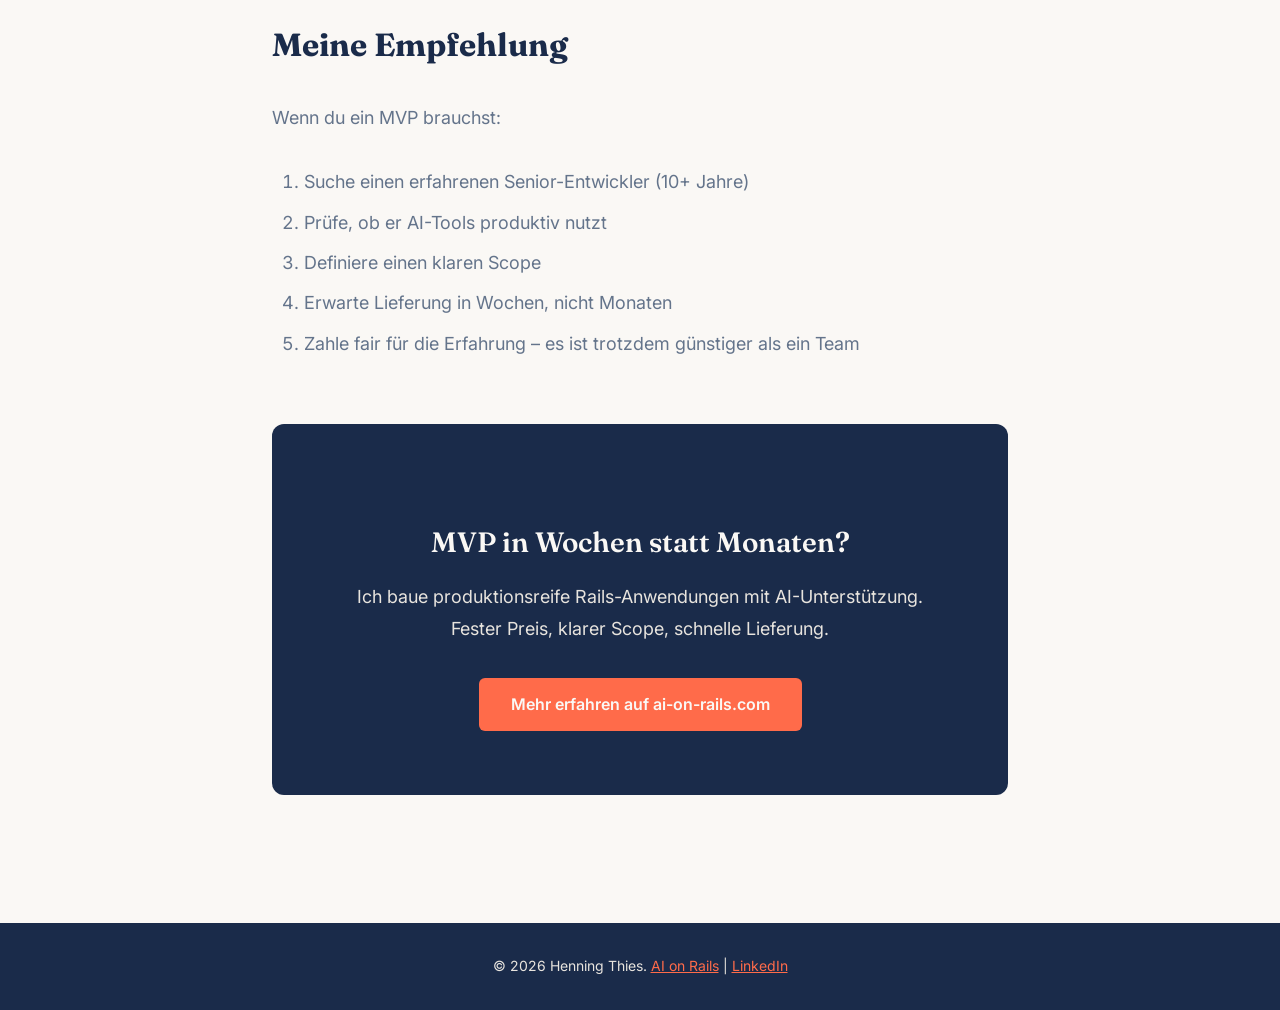
<file: blog/du-brauchst-kein-team.html>
<!DOCTYPE html>
<html lang="de">
<head>
  <meta charset="UTF-8">
  <meta name="viewport" content="width=device-width, initial-scale=1.0">
  <title>Du brauchst kein Team - Henning Thies</title>
  <meta name="description" content="5 Entwickler, 4 Monate, 80.000 EUR. Oder: 1 Entwickler mit AI, 4 Wochen, 20.000 EUR. Die Rechnung hat sich geändert.">

  <link rel="canonical" href="https://henning-thies.de/blog/du-brauchst-kein-team.html">
  <meta property="og:type" content="article">
  <meta property="og:url" content="https://henning-thies.de/blog/du-brauchst-kein-team.html">
  <meta property="og:title" content="Du brauchst kein Team">
  <meta property="og:description" content="5 Entwickler, 4 Monate, 80.000 EUR. Oder: 1 Entwickler mit AI, 4 Wochen, 20.000 EUR. Die Rechnung hat sich geändert.">
  <meta property="og:image" content="https://henning-thies.de/blog/og-kein-team.png">
  <meta property="og:locale" content="de_DE">
  <meta name="twitter:card" content="summary_large_image">

  <link rel="preconnect" href="https://fonts.googleapis.com">
  <link rel="preconnect" href="https://fonts.gstatic.com" crossorigin>
  <link href="https://fonts.googleapis.com/css2?family=Fraunces:ital,opsz,wght@0,9..144,400;0,9..144,600;0,9..144,700;1,9..144,400&family=Inter:wght@400;500;600&display=swap" rel="stylesheet">
  <script defer src="https://cloud.umami.is/script.js" data-website-id="b28b0abb-0c76-4e96-a913-22277300de45"></script>
  <style>
    :root {
      --color-midnight-navy: #1A2B4A;
      --color-warm-white: #FAF8F5;
      --color-electric-coral: #FF6B4A;
      --color-slate-gray: #64748B;
      --color-light-stone: #E8E4DE;
      --font-display: 'Fraunces', serif;
      --font-body: 'Inter', sans-serif;
      --space-xs: 8px;
      --space-sm: 16px;
      --space-md: 32px;
      --space-lg: 64px;
      --space-xl: 96px;
      --transition: all 0.3s cubic-bezier(0.4, 0, 0.2, 1);
    }
    * { margin: 0; padding: 0; box-sizing: border-box; }
    body {
      font-family: var(--font-body);
      color: var(--color-slate-gray);
      background: var(--color-warm-white);
      line-height: 1.6;
    }
    header {
      background: var(--color-warm-white);
      border-bottom: 1px solid var(--color-light-stone);
      padding: var(--space-md) 0;
    }
    .header-container {
      max-width: 800px;
      margin: 0 auto;
      padding: 0 var(--space-md);
      display: flex;
      justify-content: space-between;
      align-items: center;
    }
    .wordmark {
      font-family: var(--font-display);
      font-size: 24px;
      font-weight: 600;
      color: var(--color-midnight-navy);
      text-decoration: none;
    }
    .wordmark .dot { color: var(--color-electric-coral); }
    .back-link {
      color: var(--color-slate-gray);
      text-decoration: none;
      font-size: 14px;
      transition: var(--transition);
    }
    .back-link:hover { color: var(--color-electric-coral); }
    .article {
      max-width: 800px;
      margin: 0 auto;
      padding: var(--space-lg) var(--space-md);
    }
    .article-header { margin-bottom: var(--space-lg); }
    .article-meta {
      font-size: 14px;
      color: var(--color-slate-gray);
      margin-bottom: var(--space-sm);
    }
    .article-title {
      font-family: var(--font-display);
      font-size: 48px;
      line-height: 1.1;
      color: var(--color-midnight-navy);
      font-weight: 700;
      margin-bottom: var(--space-md);
    }
    .article-subtitle {
      font-size: 22px;
      color: var(--color-slate-gray);
      line-height: 1.5;
    }
    .article-content h2 {
      font-family: var(--font-display);
      font-size: 32px;
      color: var(--color-midnight-navy);
      margin: var(--space-lg) 0 var(--space-md);
      font-weight: 700;
    }
    .article-content h3 {
      font-family: var(--font-display);
      font-size: 24px;
      color: var(--color-midnight-navy);
      margin: var(--space-md) 0 var(--space-sm);
      font-weight: 600;
    }
    .article-content p {
      font-size: 18px;
      line-height: 1.8;
      margin-bottom: var(--space-md);
      color: var(--color-slate-gray);
    }
    .article-content strong {
      color: var(--color-midnight-navy);
      font-weight: 600;
    }
    .article-content ul, .article-content ol {
      margin: 0 0 var(--space-md) var(--space-md);
    }
    .article-content li {
      font-size: 18px;
      line-height: 1.8;
      margin-bottom: var(--space-xs);
    }
    .highlight-box {
      background: var(--color-light-stone);
      border-left: 4px solid var(--color-electric-coral);
      padding: var(--space-md);
      margin: var(--space-md) 0;
      border-radius: 0 8px 8px 0;
    }
    .highlight-box p { margin: 0; font-size: 20px; color: var(--color-midnight-navy); }
    .comparison-table {
      width: 100%;
      border-collapse: collapse;
      margin: var(--space-md) 0;
    }
    .comparison-table th, .comparison-table td {
      padding: var(--space-sm);
      text-align: left;
      border-bottom: 1px solid var(--color-light-stone);
    }
    .comparison-table th {
      font-weight: 600;
      color: var(--color-midnight-navy);
      background: var(--color-light-stone);
    }
    .comparison-table td { font-size: 16px; }
    .cta-box {
      background: var(--color-midnight-navy);
      padding: var(--space-lg);
      border-radius: 12px;
      text-align: center;
      margin: var(--space-lg) 0;
    }
    .cta-box h3 {
      font-family: var(--font-display);
      color: var(--color-warm-white);
      font-size: 28px;
      margin-bottom: var(--space-sm);
    }
    .cta-box p { color: var(--color-light-stone); margin-bottom: var(--space-md); }
    .btn {
      display: inline-block;
      padding: 14px 32px;
      background: var(--color-electric-coral);
      color: var(--color-warm-white);
      text-decoration: none;
      border-radius: 6px;
      font-weight: 600;
      transition: var(--transition);
    }
    .btn:hover { background: #e85a3a; transform: translateY(-2px); }
    footer {
      background: var(--color-midnight-navy);
      color: var(--color-light-stone);
      padding: var(--space-md);
      text-align: center;
      font-size: 14px;
    }
    footer a { color: var(--color-electric-coral); }
    @media (max-width: 768px) {
      .article-title { font-size: 36px; }
      .article-content h2 { font-size: 28px; }
    }
  </style>
</head>
<body>
  <header>
    <div class="header-container">
      <a href="/" class="wordmark">henning thies<span class="dot">.</span></a>
      <a href="/" class="back-link">&larr; Zur&uuml;ck zur Startseite</a>
    </div>
  </header>

  <article class="article">
    <div class="article-header">
      <div class="article-meta">10 min Lesezeit</div>
      <h1 class="article-title">Du brauchst kein Team</h1>
      <p class="article-subtitle">5 Entwickler, 4 Monate, 80.000 EUR. Oder: 1 Entwickler mit AI, 4 Wochen, 20.000 EUR. Die Rechnung hat sich ge&auml;ndert.</p>
    </div>

    <div class="article-content">
      <p>Als ich Gr&uuml;ndern erz&auml;hle, dass ich ihr MVP in 2-4 Wochen bauen kann, sind sie skeptisch. Ich war es auch, bis ich es tats&auml;chlich gemacht habe.</p>

      <p>Das ist die Geschichte von Kunden-Cockpit, einer kompletten Multi-Tenant SaaS-Anwendung, die ich in 19 Tagen mit AI-Tools und Rails 8 gebaut habe. Keine Landing Page. Kein Prototyp. Eine produktionsreife Anwendung mit Authentication, Multi-Tenancy, Rechnungsstellung, Dokumentenmanagement und DATEV-Integration.</p>

      <h2>Der alte Ansatz</h2>

      <p>Vor zwei Jahren h&auml;tte ich f&uuml;r dieses Projekt ein Team zusammengestellt:</p>

      <table class="comparison-table">
        <tr>
          <th>Rolle</th>
          <th>Dauer</th>
          <th>Kosten</th>
        </tr>
        <tr>
          <td>Backend-Entwickler</td>
          <td>3 Monate</td>
          <td>&euro;24.000</td>
        </tr>
        <tr>
          <td>Frontend-Entwickler</td>
          <td>3 Monate</td>
          <td>&euro;24.000</td>
        </tr>
        <tr>
          <td>DevOps (teilzeit)</td>
          <td>3 Monate</td>
          <td>&euro;8.000</td>
        </tr>
        <tr>
          <td>Projektmanagement</td>
          <td>3 Monate</td>
          <td>&euro;12.000</td>
        </tr>
        <tr>
          <td><strong>Gesamt</strong></td>
          <td><strong>12-16 Wochen</strong></td>
          <td><strong>&euro;60.000 - 80.000</strong></td>
        </tr>
      </table>

      <p>Dazu kommt: Kommunikations-Overhead, Meetings, unterschiedliche Coding-Styles, Urlaub, Krankheit, Einarbeitung.</p>

      <h2>Der neue Ansatz</h2>

      <table class="comparison-table">
        <tr>
          <th>Rolle</th>
          <th>Dauer</th>
          <th>Kosten</th>
        </tr>
        <tr>
          <td>Senior Entwickler + AI</td>
          <td>19 Tage</td>
          <td>&euro;15.000 - 25.000</td>
        </tr>
      </table>

      <div class="highlight-box">
        <p>Ein erfahrener Entwickler mit AI-Unterst&uuml;tzung liefert die Arbeit eines kleinen Teams &ndash; in einem Bruchteil der Zeit.</p>
      </div>

      <h2>Was macht den Unterschied?</h2>

      <h3>1. Kein Kommunikations-Overhead</h3>
      <p>In einem 5-Personen-Team verbringt jeder 20-30% seiner Zeit mit Kommunikation: Meetings, Slack, Code Reviews, Abstimmungen. Bei 5 Leuten sind das 1-1.5 Entwickler-&Auml;quivalente, die nur kommunizieren.</p>

      <p>Als Solo-Entwickler mit AI f&auml;llt das komplett weg. Ich treffe Entscheidungen sofort. Keine Ticket-Erstellung, keine Sprint-Planung, keine Dailys.</p>

      <h3>2. Konsistente Architektur</h3>
      <p>Wenn 5 Leute Code schreiben, hast du 5 verschiedene Styles. Das f&uuml;hrt zu endlosen Diskussionen &uuml;ber Coding-Standards, Pull-Request-Debatten und Refactoring-Runden.</p>

      <p>Ein Entwickler = ein konsistenter Stil. AI adaptiert sich an meinen Stil, nicht umgekehrt.</p>

      <h3>3. AI eliminiert die Routine</h3>
      <p>70% meiner Arbeit fr&uuml;her war Boilerplate: Controller erstellen, Views bauen, Migrations schreiben, Tests aufsetzen. AI erledigt das in Sekunden.</p>

      <p>Was bleibt: die 30%, die wirklich z&auml;hlen. Architektur, Security, Business-Logik, UX-Entscheidungen.</p>

      <h3>4. Kein Warten auf andere</h3>
      <p>In Teams gibt es st&auml;ndig Blocker: "Warte auf das API-Design", "Brauche noch das Datenbank-Schema", "PR ist noch nicht reviewed".</p>

      <p>Als Solo-Entwickler bin ich nie blockiert. Ich entscheide, implementiere, shippe.</p>

      <h2>Die 19 Tage im Detail</h2>

      <h3>Tage 1-3: Fundament</h3>
      <p>Architektur-Entscheidungen, Projekt-Setup, Multi-Tenancy-Grundlagen. Das sind Entscheidungen, die AI nicht treffen kann &ndash; die mache ich.</p>

      <h3>Tage 4-8: Kern-Features</h3>
      <p>Client-Management, Projekt-Verwaltung, Rechnungsystem, PDF-Generierung, DATEV-Export. AI generiert den Code, ich reviewe und verfeinere.</p>

      <h3>Tage 9-14: Dashboard und Polish</h3>
      <p>Charts, Dokument-Upload, User-Rollen, E-Mail-Benachrichtigungen, UI-Feinschliff.</p>

      <h3>Tage 15-19: Produktion</h3>
      <p>Security-Audit, Performance-Optimierung, Tests, Deployment, Dokumentation.</p>

      <h2>Wann funktioniert das?</h2>

      <p>Der Solo + AI Ansatz funktioniert am besten wenn:</p>

      <ul>
        <li><strong>Klarer Scope:</strong> Die Anforderungen sind definiert, nicht "wir finden es beim Bauen raus"</li>
        <li><strong>B2B/SaaS:</strong> Standard-Patterns, keine exotischen Technologie-Anforderungen</li>
        <li><strong>Erfahrener Entwickler:</strong> 10+ Jahre Erfahrung, um AI-Output zu bewerten</li>
        <li><strong>Standard-Stack:</strong> Rails, PostgreSQL, Tailwind &ndash; gut verstandene Technologien</li>
      </ul>

      <p>Er funktioniert weniger gut bei:</p>

      <ul>
        <li>Consumer-Apps mit extremen Scale-Anforderungen</li>
        <li>Cutting-Edge ML/AI-Produkten (ironischerweise)</li>
        <li>Hardware-nahen Systemen</li>
        <li>Projekten ohne klaren Scope</li>
      </ul>

      <h2>Die unbequeme Wahrheit</h2>

      <p>Die Software-Industrie wird sich fundamental ver&auml;ndern. Nicht weil AI Entwickler ersetzt &ndash; sondern weil AI die Produktivit&auml;t so dramatisch erh&ouml;ht, dass kleine Teams gro&szlig;e Teams ausstechen.</p>

      <div class="highlight-box">
        <p>Die Zukunft geh&ouml;rt nicht den gro&szlig;en Teams. Sie geh&ouml;rt den <strong>erfahrenen Einzelk&auml;mpfern mit AI-Superkr&auml;ften</strong>.</p>
      </div>

      <p>Was bedeutet das f&uuml;r Gr&uuml;nder? Weniger Risiko. Weniger Kapitalbed&auml;rftig. Schnellere Iteration. Direktere Kommunikation.</p>

      <p>Was bedeutet das f&uuml;r Entwickler? Erfahrung wird mehr wert, nicht weniger. Die F&auml;higkeit, AI effektiv zu nutzen, wird zur Kernkompetenz. Und Junior-Positionen werden schwieriger zu finden.</p>

      <h2>Meine Empfehlung</h2>

      <p>Wenn du ein MVP brauchst:</p>

      <ol>
        <li>Suche einen erfahrenen Senior-Entwickler (10+ Jahre)</li>
        <li>Pr&uuml;fe, ob er AI-Tools produktiv nutzt</li>
        <li>Definiere einen klaren Scope</li>
        <li>Erwarte Lieferung in Wochen, nicht Monaten</li>
        <li>Zahle fair f&uuml;r die Erfahrung &ndash; es ist trotzdem g&uuml;nstiger als ein Team</li>
      </ol>

      <div class="cta-box">
        <h3>MVP in Wochen statt Monaten?</h3>
        <p>Ich baue produktionsreife Rails-Anwendungen mit AI-Unterst&uuml;tzung. Fester Preis, klarer Scope, schnelle Lieferung.</p>
        <a href="https://ai-on-rails.com" class="btn">Mehr erfahren auf ai-on-rails.com</a>
      </div>
    </div>
  </article>

  <footer>
    <p>&copy; 2026 Henning Thies. <a href="https://ai-on-rails.com">AI on Rails</a> | <a href="https://linkedin.com/in/henningthies">LinkedIn</a></p>
  </footer>
</body>
</html>
</file>
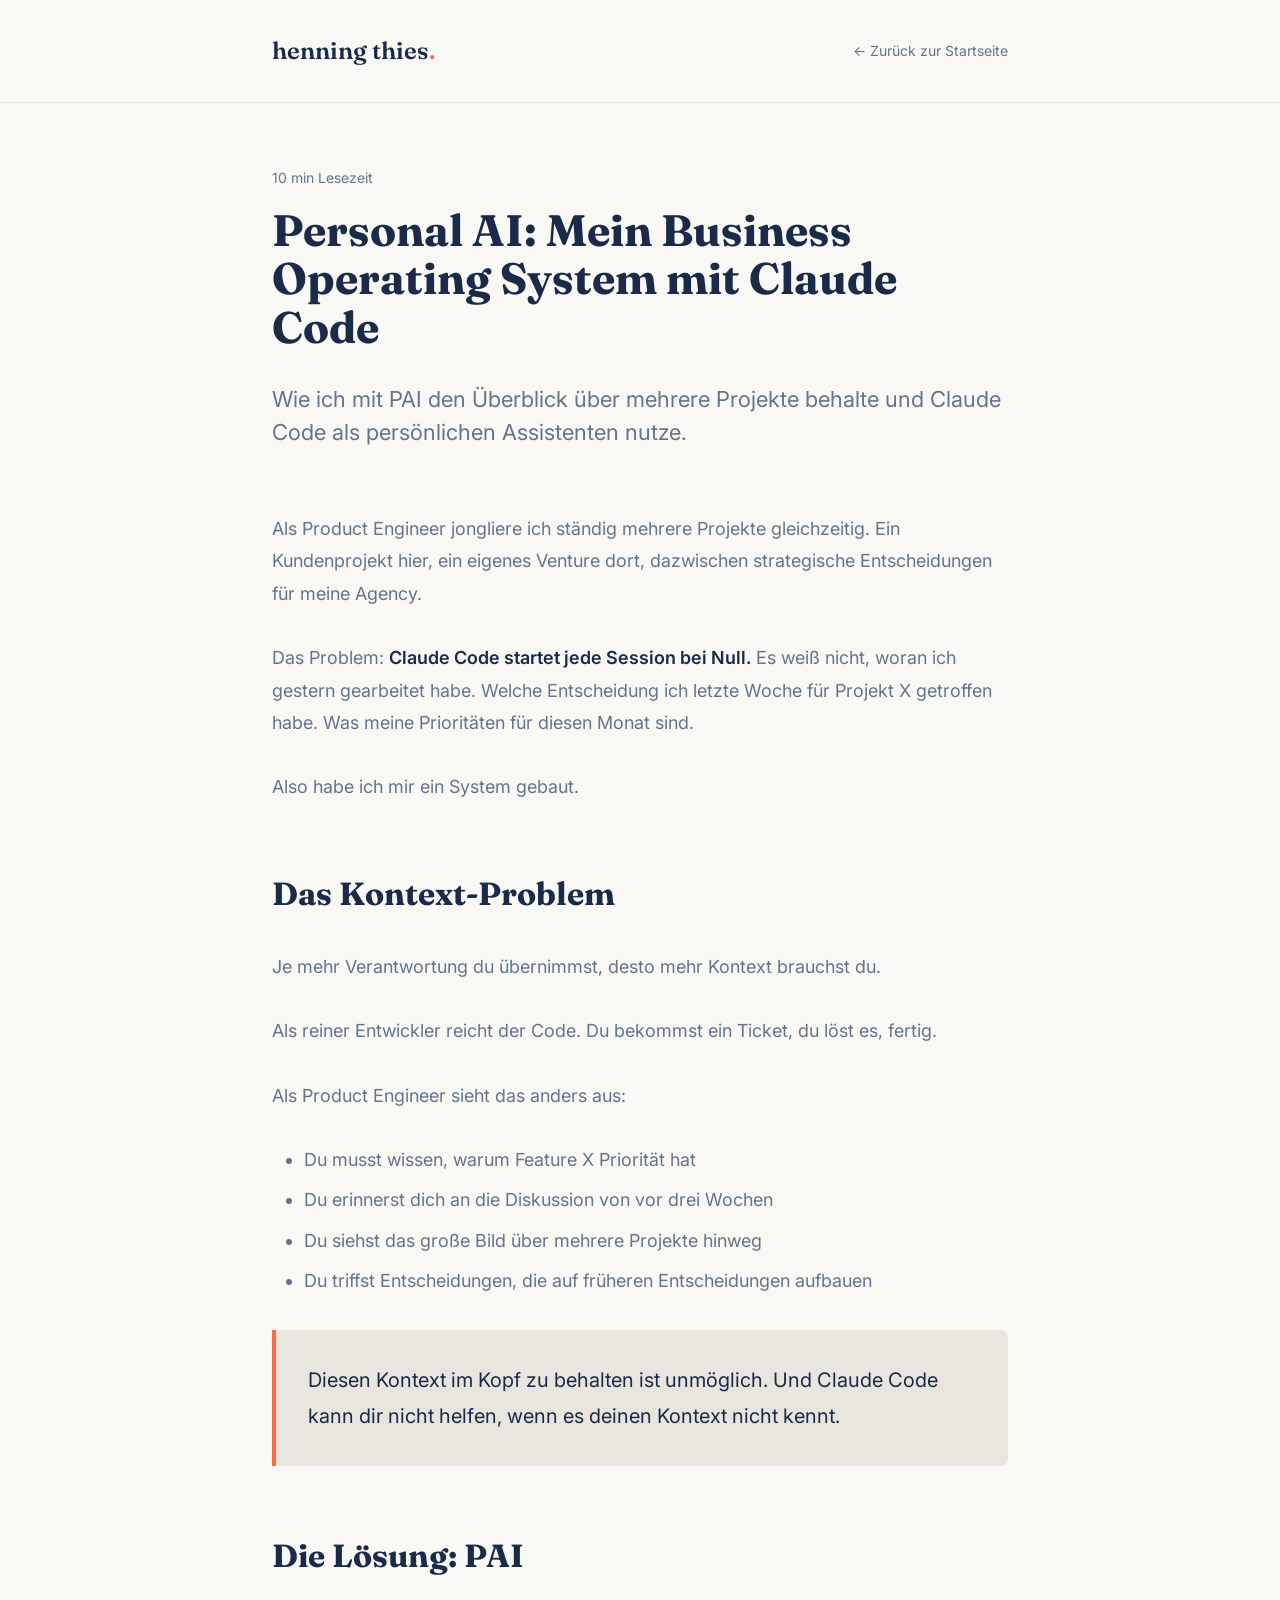
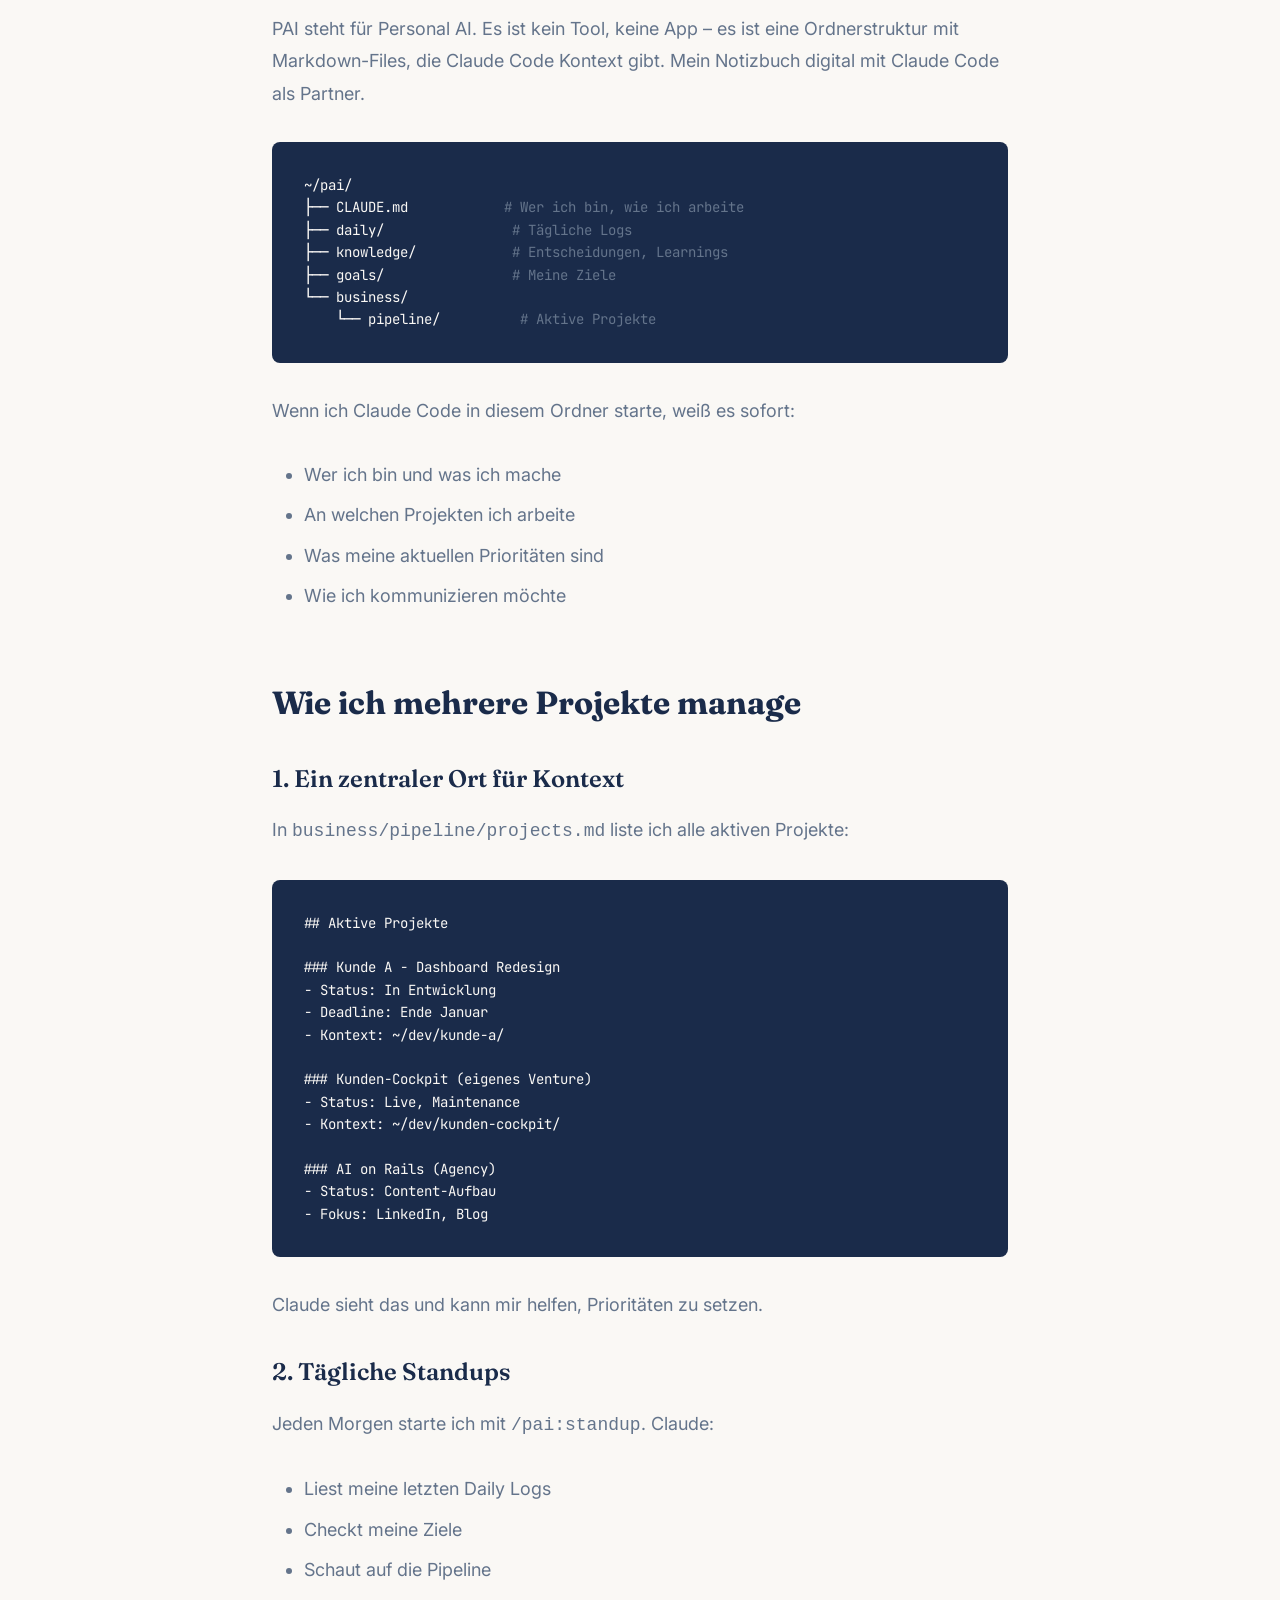
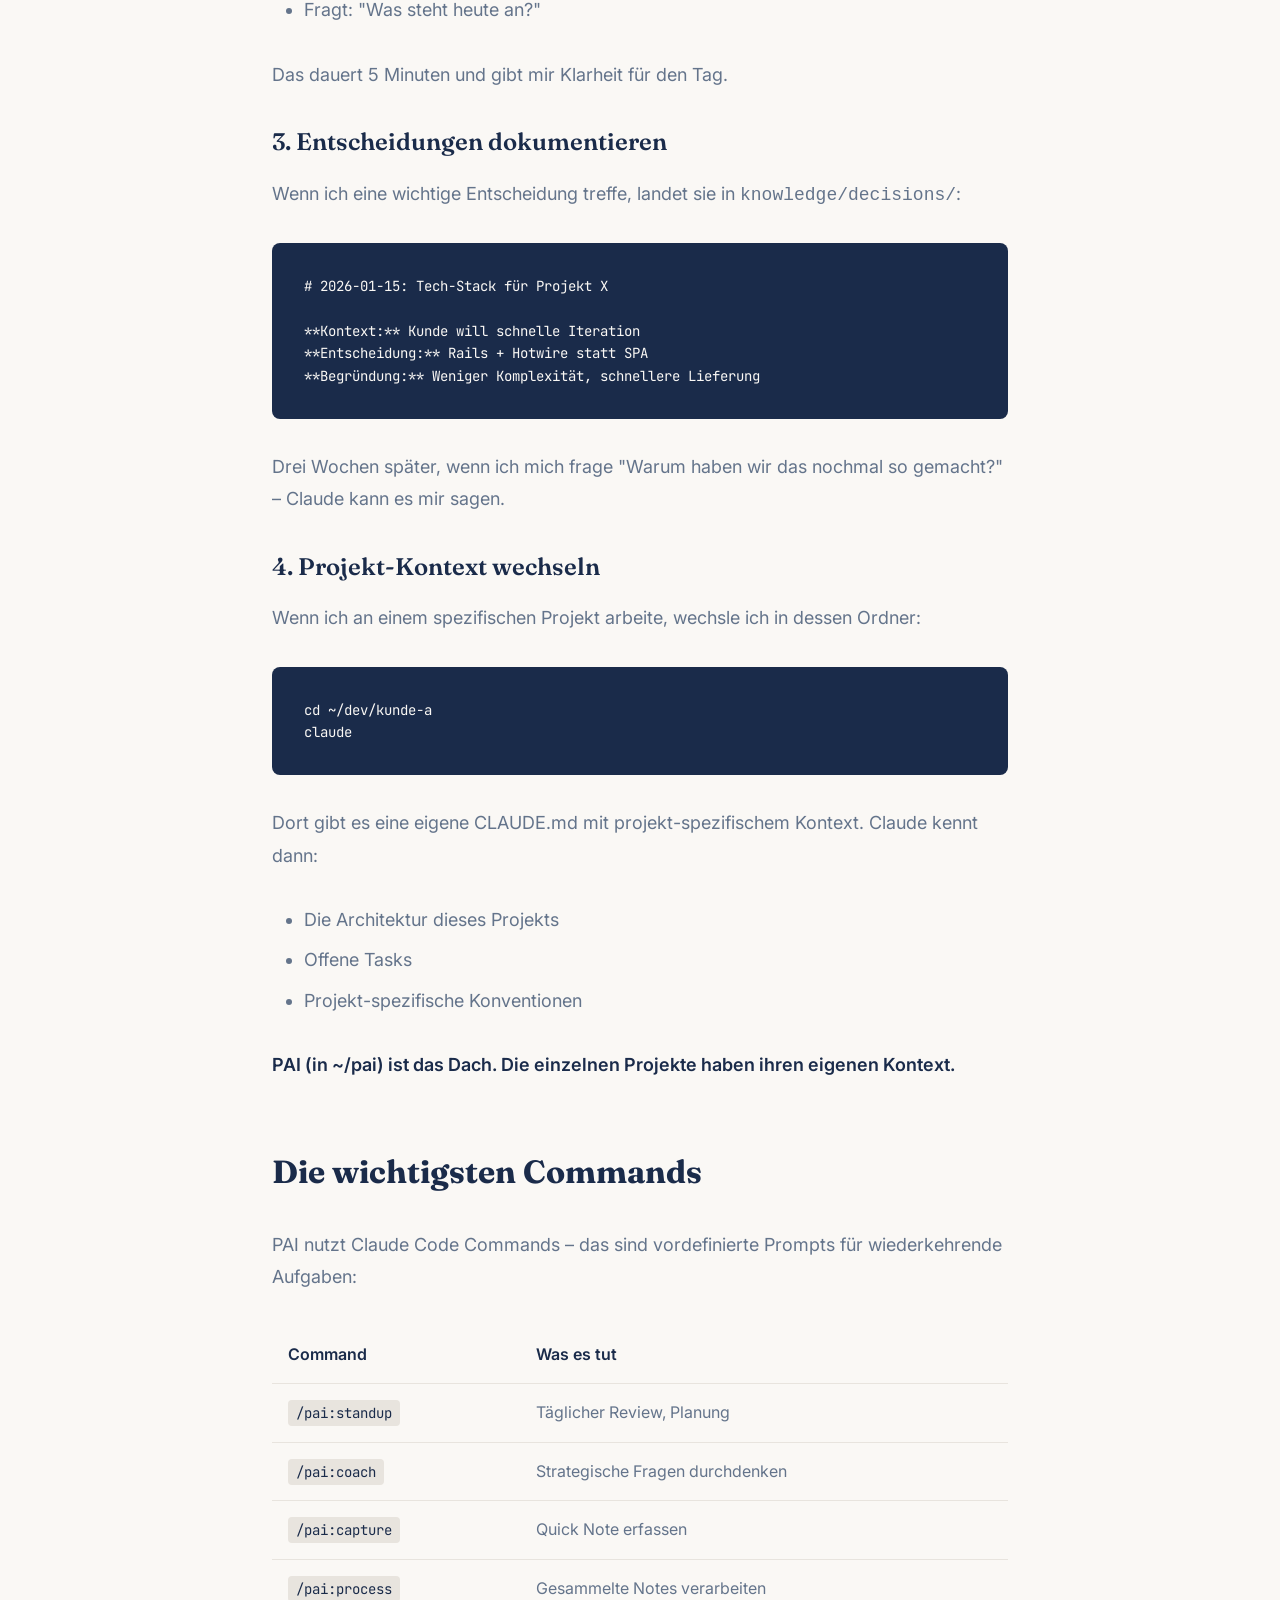
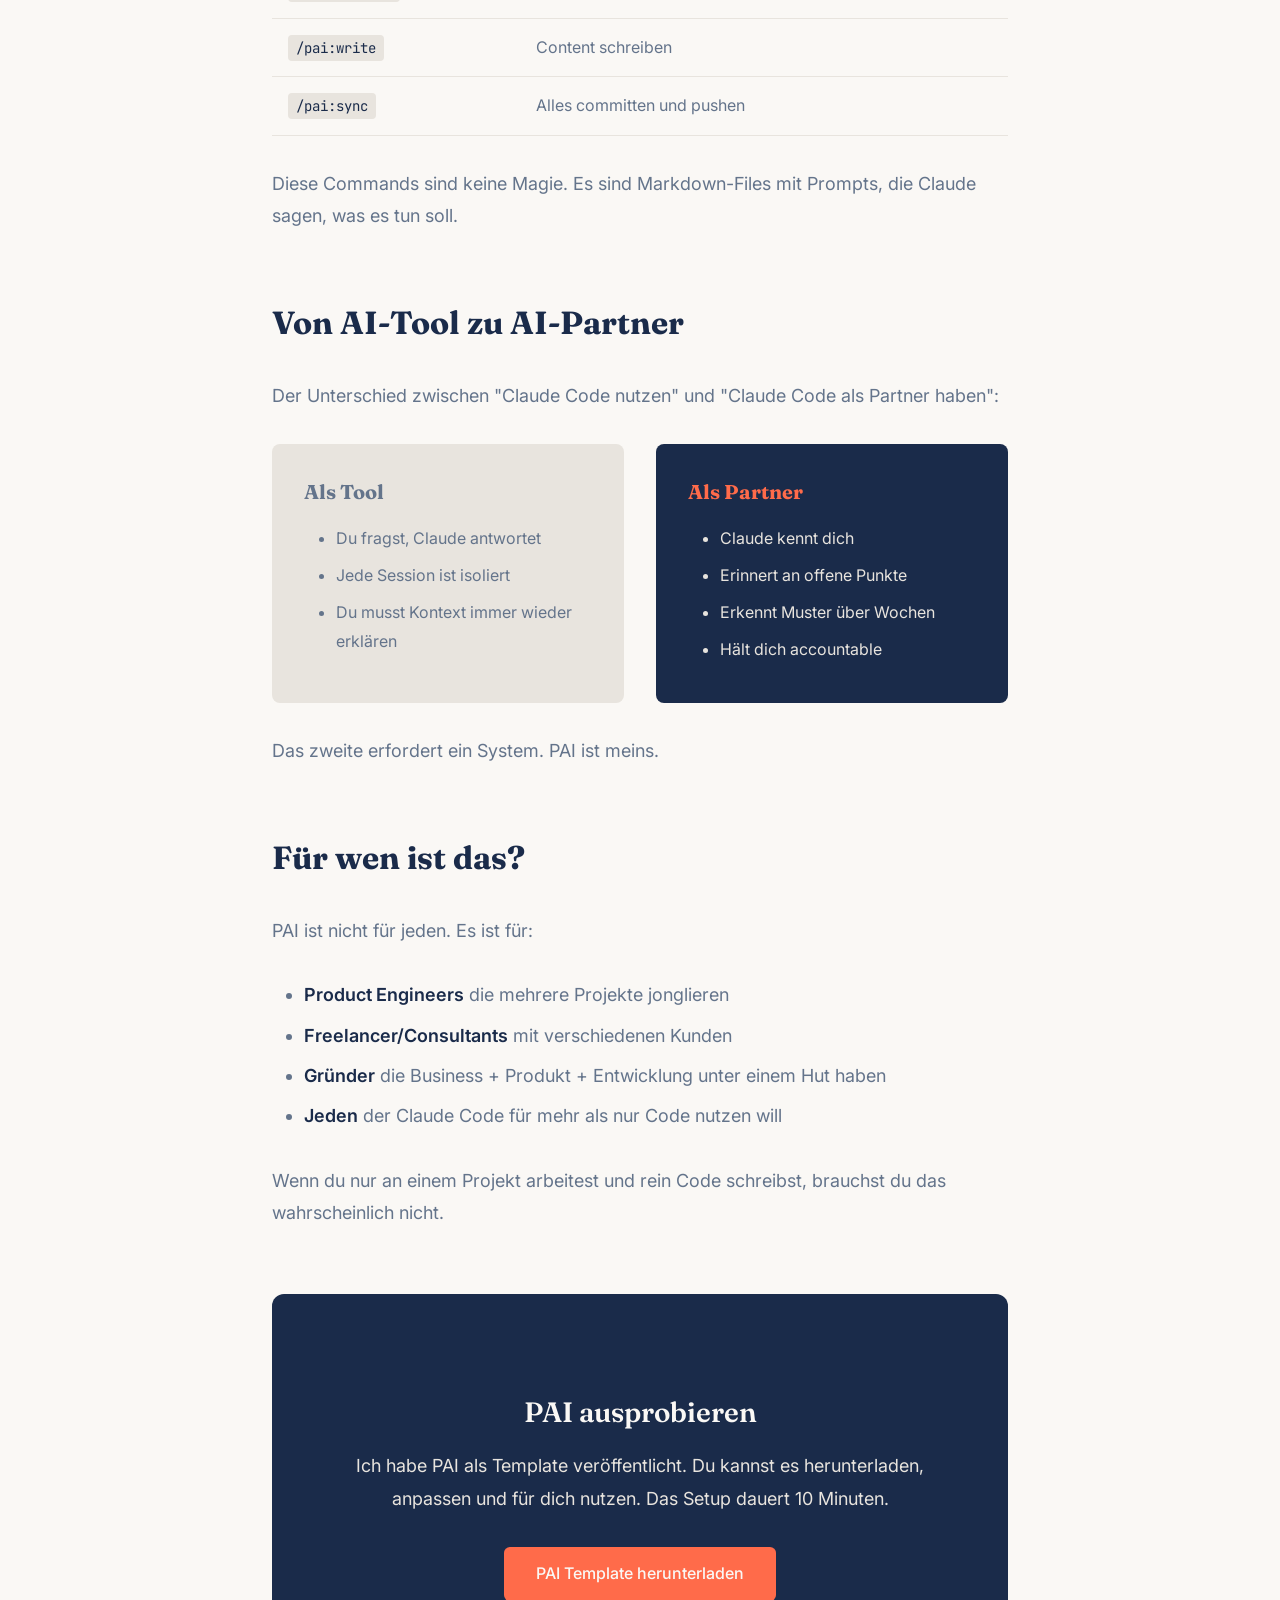
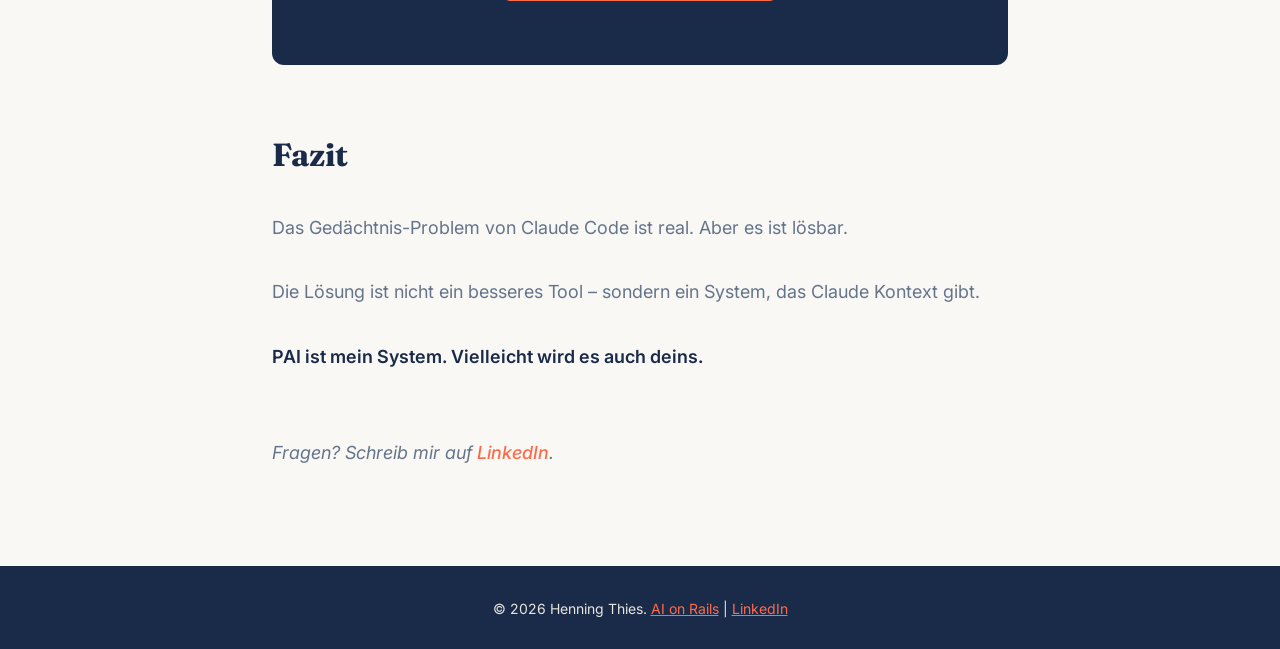
<file: blog/personal-ai.html>
<!DOCTYPE html>
<html lang="de">
<head>
  <meta charset="UTF-8">
  <meta name="viewport" content="width=device-width, initial-scale=1.0">
  <title>Personal AI: Mein Business Operating System mit Claude Code - Henning Thies</title>
  <meta name="description" content="Wie ich mit PAI den Überblick über mehrere Projekte behalte und Claude Code als persönlichen Assistenten nutze.">

  <link rel="canonical" href="https://henning-thies.de/blog/personal-ai.html">
  <meta property="og:type" content="article">
  <meta property="og:url" content="https://henning-thies.de/blog/personal-ai.html">
  <meta property="og:title" content="Personal AI: Mein Business Operating System mit Claude Code">
  <meta property="og:description" content="Wie ich mit PAI den Überblick über mehrere Projekte behalte und Claude Code als persönlichen Assistenten nutze.">
  <meta property="og:image" content="https://henning-thies.de/blog/og-personal-ai.png">
  <meta property="og:locale" content="de_DE">
  <meta name="twitter:card" content="summary_large_image">

  <link rel="preconnect" href="https://fonts.googleapis.com">
  <link rel="preconnect" href="https://fonts.gstatic.com" crossorigin>
  <link href="https://fonts.googleapis.com/css2?family=Fraunces:ital,opsz,wght@0,9..144,400;0,9..144,600;0,9..144,700;1,9..144,400&family=Inter:wght@400;500;600&family=JetBrains+Mono:wght@400;500&display=swap" rel="stylesheet">
  <script defer src="https://cloud.umami.is/script.js" data-website-id="b28b0abb-0c76-4e96-a913-22277300de45"></script>
  <style>
    :root {
      --color-midnight-navy: #1A2B4A;
      --color-warm-white: #FAF8F5;
      --color-electric-coral: #FF6B4A;
      --color-slate-gray: #64748B;
      --color-light-stone: #E8E4DE;
      --font-display: 'Fraunces', serif;
      --font-body: 'Inter', sans-serif;
      --font-mono: 'JetBrains Mono', monospace;
      --space-xs: 8px;
      --space-sm: 16px;
      --space-md: 32px;
      --space-lg: 64px;
      --space-xl: 96px;
      --transition: all 0.3s cubic-bezier(0.4, 0, 0.2, 1);
    }
    * { margin: 0; padding: 0; box-sizing: border-box; }
    body {
      font-family: var(--font-body);
      color: var(--color-slate-gray);
      background: var(--color-warm-white);
      line-height: 1.6;
    }
    header {
      background: var(--color-warm-white);
      border-bottom: 1px solid var(--color-light-stone);
      padding: var(--space-md) 0;
    }
    .header-container {
      max-width: 800px;
      margin: 0 auto;
      padding: 0 var(--space-md);
      display: flex;
      justify-content: space-between;
      align-items: center;
    }
    .wordmark {
      font-family: var(--font-display);
      font-size: 24px;
      font-weight: 600;
      color: var(--color-midnight-navy);
      text-decoration: none;
    }
    .wordmark .dot { color: var(--color-electric-coral); }
    .back-link {
      color: var(--color-slate-gray);
      text-decoration: none;
      font-size: 14px;
      transition: var(--transition);
    }
    .back-link:hover { color: var(--color-electric-coral); }
    .article {
      max-width: 800px;
      margin: 0 auto;
      padding: var(--space-lg) var(--space-md);
    }
    .article-header { margin-bottom: var(--space-lg); }
    .article-meta {
      font-size: 14px;
      color: var(--color-slate-gray);
      margin-bottom: var(--space-sm);
    }
    .article-title {
      font-family: var(--font-display);
      font-size: 44px;
      line-height: 1.1;
      color: var(--color-midnight-navy);
      font-weight: 700;
      margin-bottom: var(--space-md);
    }
    .article-subtitle {
      font-size: 22px;
      color: var(--color-slate-gray);
      line-height: 1.5;
    }
    .article-content h2 {
      font-family: var(--font-display);
      font-size: 32px;
      color: var(--color-midnight-navy);
      margin: var(--space-lg) 0 var(--space-md);
      font-weight: 700;
    }
    .article-content h3 {
      font-family: var(--font-display);
      font-size: 24px;
      color: var(--color-midnight-navy);
      margin: var(--space-md) 0 var(--space-sm);
      font-weight: 600;
    }
    .article-content p {
      font-size: 18px;
      line-height: 1.8;
      margin-bottom: var(--space-md);
      color: var(--color-slate-gray);
    }
    .article-content strong {
      color: var(--color-midnight-navy);
      font-weight: 600;
    }
    .article-content ul, .article-content ol {
      margin: 0 0 var(--space-md) var(--space-md);
    }
    .article-content li {
      font-size: 18px;
      line-height: 1.8;
      margin-bottom: var(--space-xs);
    }
    .article-content a {
      color: var(--color-electric-coral);
      text-decoration: none;
      font-weight: 500;
    }
    .article-content a:hover {
      text-decoration: underline;
    }
    .highlight-box {
      background: var(--color-light-stone);
      border-left: 4px solid var(--color-electric-coral);
      padding: var(--space-md);
      margin: var(--space-md) 0;
      border-radius: 0 8px 8px 0;
    }
    .highlight-box p { margin: 0; font-size: 20px; color: var(--color-midnight-navy); }
    .code-block {
      background: var(--color-midnight-navy);
      color: var(--color-warm-white);
      padding: var(--space-md);
      border-radius: 8px;
      margin: var(--space-md) 0;
      overflow-x: auto;
      font-family: var(--font-mono);
      font-size: 14px;
      line-height: 1.6;
    }
    .code-block .comment {
      color: var(--color-slate-gray);
    }
    .command-table {
      width: 100%;
      border-collapse: collapse;
      margin: var(--space-md) 0;
    }
    .command-table th,
    .command-table td {
      padding: var(--space-sm);
      text-align: left;
      border-bottom: 1px solid var(--color-light-stone);
    }
    .command-table th {
      color: var(--color-midnight-navy);
      font-weight: 600;
    }
    .command-table code {
      font-family: var(--font-mono);
      background: var(--color-light-stone);
      padding: 4px 8px;
      border-radius: 4px;
      font-size: 14px;
      color: var(--color-midnight-navy);
    }
    .cta-box {
      background: var(--color-midnight-navy);
      padding: var(--space-lg);
      border-radius: 12px;
      text-align: center;
      margin: var(--space-lg) 0;
    }
    .cta-box h3 {
      font-family: var(--font-display);
      color: var(--color-warm-white);
      font-size: 28px;
      margin-bottom: var(--space-sm);
    }
    .cta-box p { color: var(--color-light-stone); margin-bottom: var(--space-md); }
    .btn {
      display: inline-block;
      padding: 14px 32px;
      background: var(--color-electric-coral);
      color: var(--color-warm-white);
      text-decoration: none;
      border-radius: 6px;
      font-weight: 600;
      transition: var(--transition);
    }
    .btn:hover { background: #e85a3a; transform: translateY(-2px); }
    .article-content .btn { color: var(--color-warm-white); }
    .article-content .btn:hover { color: var(--color-warm-white); }
    .comparison {
      display: grid;
      grid-template-columns: 1fr 1fr;
      gap: var(--space-md);
      margin: var(--space-md) 0;
    }
    .comparison-box {
      padding: var(--space-md);
      border-radius: 8px;
    }
    .comparison-box.gray {
      background: var(--color-light-stone);
    }
    .comparison-box.highlight {
      background: var(--color-midnight-navy);
      color: var(--color-warm-white);
    }
    .comparison-box h4 {
      font-family: var(--font-display);
      font-size: 20px;
      margin-bottom: var(--space-sm);
    }
    .comparison-box.highlight h4 {
      color: var(--color-electric-coral);
    }
    .comparison-box ul {
      margin: 0;
      padding-left: var(--space-md);
    }
    .comparison-box li {
      font-size: 16px;
      margin-bottom: var(--space-xs);
    }
    .comparison-box.highlight li {
      color: var(--color-light-stone);
    }
    footer {
      background: var(--color-midnight-navy);
      color: var(--color-light-stone);
      padding: var(--space-md);
      text-align: center;
      font-size: 14px;
    }
    footer a { color: var(--color-electric-coral); }
    @media (max-width: 768px) {
      .article-title { font-size: 36px; }
      .article-content h2 { font-size: 28px; }
      .comparison { grid-template-columns: 1fr; }
    }
  </style>
</head>
<body>
  <header>
    <div class="header-container">
      <a href="/" class="wordmark">henning thies<span class="dot">.</span></a>
      <a href="/" class="back-link">&larr; Zur&uuml;ck zur Startseite</a>
    </div>
  </header>

  <article class="article">
    <div class="article-header">
      <div class="article-meta">10 min Lesezeit</div>
      <h1 class="article-title">Personal AI: Mein Business Operating System mit Claude Code</h1>
      <p class="article-subtitle">Wie ich mit PAI den &Uuml;berblick &uuml;ber mehrere Projekte behalte und Claude Code als pers&ouml;nlichen Assistenten nutze.</p>
    </div>

    <div class="article-content">
      <p>Als Product Engineer jongliere ich st&auml;ndig mehrere Projekte gleichzeitig. Ein Kundenprojekt hier, ein eigenes Venture dort, dazwischen strategische Entscheidungen f&uuml;r meine Agency.</p>

      <p>Das Problem: <strong>Claude Code startet jede Session bei Null.</strong> Es wei&szlig; nicht, woran ich gestern gearbeitet habe. Welche Entscheidung ich letzte Woche f&uuml;r Projekt X getroffen habe. Was meine Priorit&auml;ten f&uuml;r diesen Monat sind.</p>

      <p>Also habe ich mir ein System gebaut.</p>

      <h2>Das Kontext-Problem</h2>

      <p>Je mehr Verantwortung du &uuml;bernimmst, desto mehr Kontext brauchst du.</p>

      <p>Als reiner Entwickler reicht der Code. Du bekommst ein Ticket, du l&ouml;st es, fertig.</p>

      <p>Als Product Engineer sieht das anders aus:</p>

      <ul>
        <li>Du musst wissen, warum Feature X Priorit&auml;t hat</li>
        <li>Du erinnerst dich an die Diskussion von vor drei Wochen</li>
        <li>Du siehst das gro&szlig;e Bild &uuml;ber mehrere Projekte hinweg</li>
        <li>Du triffst Entscheidungen, die auf fr&uuml;heren Entscheidungen aufbauen</li>
      </ul>

      <div class="highlight-box">
        <p>Diesen Kontext im Kopf zu behalten ist unm&ouml;glich. Und Claude Code kann dir nicht helfen, wenn es deinen Kontext nicht kennt.</p>
      </div>

      <h2>Die L&ouml;sung: PAI</h2>

      <p>PAI steht f&uuml;r Personal AI. Es ist kein Tool, keine App &ndash; es ist eine Ordnerstruktur mit Markdown-Files, die Claude Code Kontext gibt. Mein Notizbuch digital mit Claude Code als Partner.</p>

      <div class="code-block">
~/pai/<br>
├── CLAUDE.md &nbsp;&nbsp;&nbsp;&nbsp;&nbsp;&nbsp;&nbsp;&nbsp;&nbsp;&nbsp; <span class="comment"># Wer ich bin, wie ich arbeite</span><br>
├── daily/ &nbsp;&nbsp;&nbsp;&nbsp;&nbsp;&nbsp;&nbsp;&nbsp;&nbsp;&nbsp;&nbsp;&nbsp;&nbsp;&nbsp; <span class="comment"># T&auml;gliche Logs</span><br>
├── knowledge/ &nbsp;&nbsp;&nbsp;&nbsp;&nbsp;&nbsp;&nbsp;&nbsp;&nbsp;&nbsp; <span class="comment"># Entscheidungen, Learnings</span><br>
├── goals/ &nbsp;&nbsp;&nbsp;&nbsp;&nbsp;&nbsp;&nbsp;&nbsp;&nbsp;&nbsp;&nbsp;&nbsp;&nbsp;&nbsp; <span class="comment"># Meine Ziele</span><br>
└── business/<br>
&nbsp;&nbsp;&nbsp;&nbsp;└── pipeline/ &nbsp;&nbsp;&nbsp;&nbsp;&nbsp;&nbsp;&nbsp;&nbsp; <span class="comment"># Aktive Projekte</span>
      </div>

      <p>Wenn ich Claude Code in diesem Ordner starte, wei&szlig; es sofort:</p>

      <ul>
        <li>Wer ich bin und was ich mache</li>
        <li>An welchen Projekten ich arbeite</li>
        <li>Was meine aktuellen Priorit&auml;ten sind</li>
        <li>Wie ich kommunizieren m&ouml;chte</li>
      </ul>

      <h2>Wie ich mehrere Projekte manage</h2>

      <h3>1. Ein zentraler Ort f&uuml;r Kontext</h3>

      <p>In <code>business/pipeline/projects.md</code> liste ich alle aktiven Projekte:</p>

      <div class="code-block">
## Aktive Projekte<br><br>
### Kunde A - Dashboard Redesign<br>
- Status: In Entwicklung<br>
- Deadline: Ende Januar<br>
- Kontext: ~/dev/kunde-a/<br><br>
### Kunden-Cockpit (eigenes Venture)<br>
- Status: Live, Maintenance<br>
- Kontext: ~/dev/kunden-cockpit/<br><br>
### AI on Rails (Agency)<br>
- Status: Content-Aufbau<br>
- Fokus: LinkedIn, Blog
      </div>

      <p>Claude sieht das und kann mir helfen, Priorit&auml;ten zu setzen.</p>

      <h3>2. T&auml;gliche Standups</h3>

      <p>Jeden Morgen starte ich mit <code>/pai:standup</code>. Claude:</p>

      <ul>
        <li>Liest meine letzten Daily Logs</li>
        <li>Checkt meine Ziele</li>
        <li>Schaut auf die Pipeline</li>
        <li>Fragt: "Was steht heute an?"</li>
      </ul>

      <p>Das dauert 5 Minuten und gibt mir Klarheit f&uuml;r den Tag.</p>

      <h3>3. Entscheidungen dokumentieren</h3>

      <p>Wenn ich eine wichtige Entscheidung treffe, landet sie in <code>knowledge/decisions/</code>:</p>

      <div class="code-block">
# 2026-01-15: Tech-Stack f&uuml;r Projekt X<br><br>
**Kontext:** Kunde will schnelle Iteration<br>
**Entscheidung:** Rails + Hotwire statt SPA<br>
**Begr&uuml;ndung:** Weniger Komplexit&auml;t, schnellere Lieferung
      </div>

      <p>Drei Wochen sp&auml;ter, wenn ich mich frage "Warum haben wir das nochmal so gemacht?" &ndash; Claude kann es mir sagen.</p>

      <h3>4. Projekt-Kontext wechseln</h3>

      <p>Wenn ich an einem spezifischen Projekt arbeite, wechsle ich in dessen Ordner:</p>

      <div class="code-block">
cd ~/dev/kunde-a<br>
claude
      </div>

      <p>Dort gibt es eine eigene CLAUDE.md mit projekt-spezifischem Kontext. Claude kennt dann:</p>

      <ul>
        <li>Die Architektur dieses Projekts</li>
        <li>Offene Tasks</li>
        <li>Projekt-spezifische Konventionen</li>
      </ul>

      <p><strong>PAI (in ~/pai) ist das Dach. Die einzelnen Projekte haben ihren eigenen Kontext.</strong></p>

      <h2>Die wichtigsten Commands</h2>

      <p>PAI nutzt Claude Code Commands &ndash; das sind vordefinierte Prompts f&uuml;r wiederkehrende Aufgaben:</p>

      <table class="command-table">
        <tr>
          <th>Command</th>
          <th>Was es tut</th>
        </tr>
        <tr>
          <td><code>/pai:standup</code></td>
          <td>T&auml;glicher Review, Planung</td>
        </tr>
        <tr>
          <td><code>/pai:coach</code></td>
          <td>Strategische Fragen durchdenken</td>
        </tr>
        <tr>
          <td><code>/pai:capture</code></td>
          <td>Quick Note erfassen</td>
        </tr>
        <tr>
          <td><code>/pai:process</code></td>
          <td>Gesammelte Notes verarbeiten</td>
        </tr>
        <tr>
          <td><code>/pai:write</code></td>
          <td>Content schreiben</td>
        </tr>
        <tr>
          <td><code>/pai:sync</code></td>
          <td>Alles committen und pushen</td>
        </tr>
      </table>

      <p>Diese Commands sind keine Magie. Es sind Markdown-Files mit Prompts, die Claude sagen, was es tun soll.</p>

      <h2>Von AI-Tool zu AI-Partner</h2>

      <p>Der Unterschied zwischen "Claude Code nutzen" und "Claude Code als Partner haben":</p>

      <div class="comparison">
        <div class="comparison-box gray">
          <h4>Als Tool</h4>
          <ul>
            <li>Du fragst, Claude antwortet</li>
            <li>Jede Session ist isoliert</li>
            <li>Du musst Kontext immer wieder erkl&auml;ren</li>
          </ul>
        </div>
        <div class="comparison-box highlight">
          <h4>Als Partner</h4>
          <ul>
            <li>Claude kennt dich</li>
            <li>Erinnert an offene Punkte</li>
            <li>Erkennt Muster &uuml;ber Wochen</li>
            <li>H&auml;lt dich accountable</li>
          </ul>
        </div>
      </div>

      <p>Das zweite erfordert ein System. PAI ist meins.</p>

      <h2>F&uuml;r wen ist das?</h2>

      <p>PAI ist nicht f&uuml;r jeden. Es ist f&uuml;r:</p>

      <ul>
        <li><strong>Product Engineers</strong> die mehrere Projekte jonglieren</li>
        <li><strong>Freelancer/Consultants</strong> mit verschiedenen Kunden</li>
        <li><strong>Gr&uuml;nder</strong> die Business + Produkt + Entwicklung unter einem Hut haben</li>
        <li><strong>Jeden</strong> der Claude Code f&uuml;r mehr als nur Code nutzen will</li>
      </ul>

      <p>Wenn du nur an einem Projekt arbeitest und rein Code schreibst, brauchst du das wahrscheinlich nicht.</p>

      <div class="cta-box">
        <h3>PAI ausprobieren</h3>
        <p>Ich habe PAI als Template ver&ouml;ffentlicht. Du kannst es herunterladen, anpassen und f&uuml;r dich nutzen. Das Setup dauert 10 Minuten.</p>
        <a href="https://personal.ai-on-rails.com" class="btn" target="_blank">PAI Template herunterladen</a>
      </div>

      <h2>Fazit</h2>

      <p>Das Ged&auml;chtnis-Problem von Claude Code ist real. Aber es ist l&ouml;sbar.</p>

      <p>Die L&ouml;sung ist nicht ein besseres Tool &ndash; sondern ein System, das Claude Kontext gibt.</p>

      <p><strong>PAI ist mein System. Vielleicht wird es auch deins.</strong></p>

      <p style="margin-top: var(--space-lg); font-style: italic; color: var(--color-slate-gray);">Fragen? Schreib mir auf <a href="https://linkedin.com/in/henningthies">LinkedIn</a>.</p>
    </div>
  </article>

  <footer>
    <p>&copy; 2026 Henning Thies. <a href="https://ai-on-rails.com">AI on Rails</a> | <a href="https://linkedin.com/in/henningthies">LinkedIn</a></p>
  </footer>
</body>
</html>
</file>
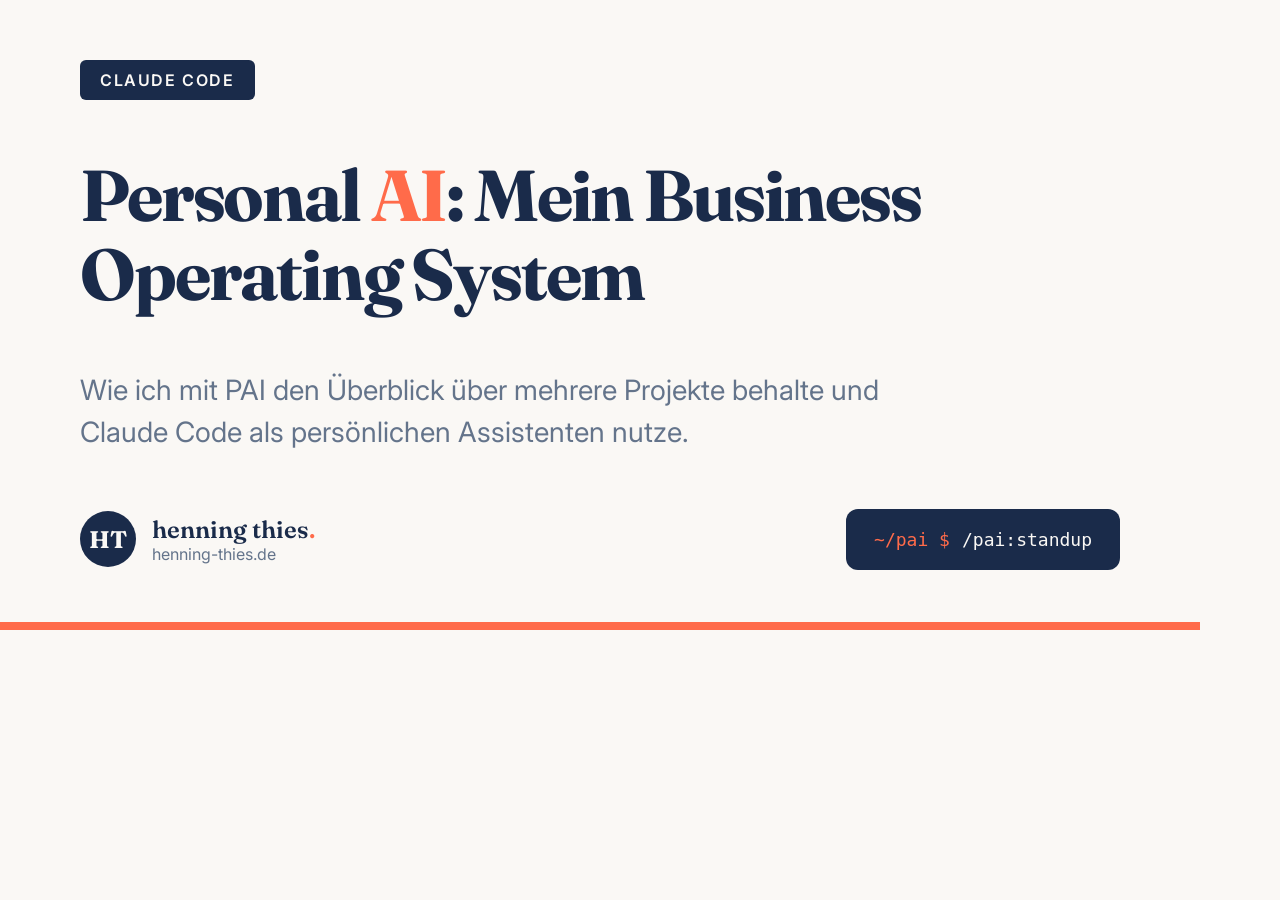
<file: blog/og-html/og-personal-ai.html>
<!DOCTYPE html>
<html>
<head>
  <meta charset="UTF-8">
  <meta name="viewport" content="width=1200, height=630">
  <link rel="preconnect" href="https://fonts.googleapis.com">
  <link rel="preconnect" href="https://fonts.gstatic.com" crossorigin>
  <link href="https://fonts.googleapis.com/css2?family=Fraunces:wght@400;600;700&family=Inter:wght@400;500;600&display=swap" rel="stylesheet">
  <style>
    * { margin: 0; padding: 0; box-sizing: border-box; }
    body {
      font-family: 'Inter', sans-serif;
      background: #FAF8F5;
    }
    .container {
      width: 1200px;
      height: 630px;
      background: #FAF8F5;
      display: flex;
      flex-direction: column;
      justify-content: space-between;
      padding: 60px 80px;
      position: relative;
    }
    .badge {
      display: inline-block;
      background: #1A2B4A;
      color: #FAF8F5;
      font-size: 16px;
      font-weight: 600;
      padding: 10px 20px;
      border-radius: 6px;
      text-transform: uppercase;
      letter-spacing: 0.1em;
    }
    .title {
      font-family: 'Fraunces', serif;
      font-size: 72px;
      font-weight: 700;
      color: #1A2B4A;
      line-height: 1.1;
      letter-spacing: -0.03em;
      max-width: 900px;
    }
    .title .highlight {
      color: #FF6B4A;
    }
    .subtitle {
      font-size: 28px;
      color: #64748B;
      line-height: 1.5;
      max-width: 800px;
    }
    .footer {
      display: flex;
      justify-content: space-between;
      align-items: center;
    }
    .author {
      display: flex;
      align-items: center;
      gap: 16px;
    }
    .author-avatar {
      width: 56px;
      height: 56px;
      border-radius: 50%;
      background: #1A2B4A;
      display: flex;
      align-items: center;
      justify-content: center;
      color: #FAF8F5;
      font-family: 'Fraunces', serif;
      font-size: 24px;
      font-weight: 700;
    }
    .author-info {
      display: flex;
      flex-direction: column;
    }
    .author-name {
      font-family: 'Fraunces', serif;
      font-size: 24px;
      font-weight: 600;
      color: #1A2B4A;
    }
    .author-name .dot {
      color: #FF6B4A;
    }
    .author-url {
      font-size: 16px;
      color: #64748B;
    }
    .code-snippet {
      background: #1A2B4A;
      color: #FAF8F5;
      padding: 20px 28px;
      border-radius: 12px;
      font-family: 'SF Mono', 'Monaco', monospace;
      font-size: 18px;
      display: flex;
      align-items: center;
      gap: 12px;
    }
    .code-snippet .prompt {
      color: #FF6B4A;
    }
    .accent-line {
      position: absolute;
      bottom: 0;
      left: 0;
      right: 0;
      height: 8px;
      background: #FF6B4A;
    }
  </style>
</head>
<body>
  <div class="container">
    <div>
      <span class="badge">Claude Code</span>
    </div>

    <div>
      <h1 class="title">Personal <span class="highlight">AI</span>: Mein Business Operating System</h1>
    </div>

    <p class="subtitle">Wie ich mit PAI den Überblick über mehrere Projekte behalte und Claude Code als persönlichen Assistenten nutze.</p>

    <div class="footer">
      <div class="author">
        <div class="author-avatar">HT</div>
        <div class="author-info">
          <span class="author-name">henning thies<span class="dot">.</span></span>
          <span class="author-url">henning-thies.de</span>
        </div>
      </div>
      <div class="code-snippet">
        <span class="prompt">~/pai $</span> <span>/pai:standup</span>
      </div>
    </div>

    <div class="accent-line"></div>
  </div>
</body>
</html>
</file>
